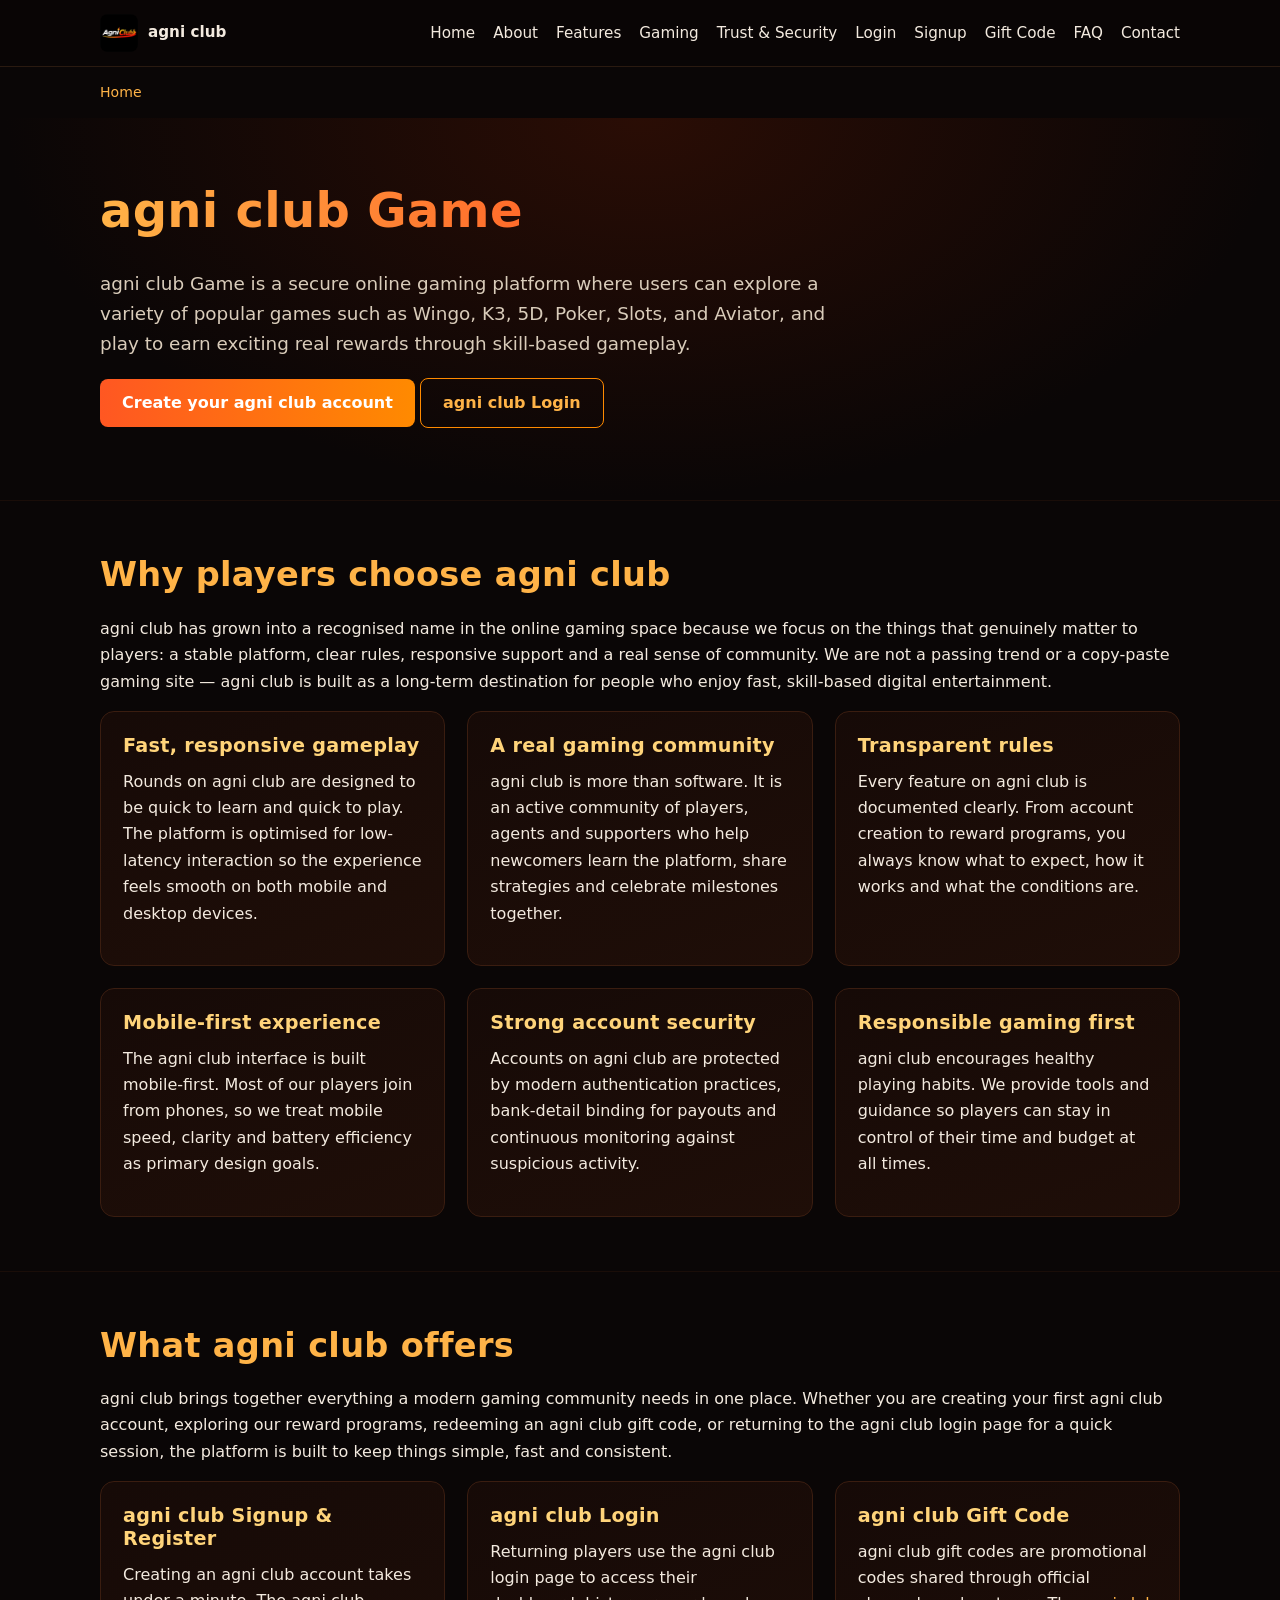
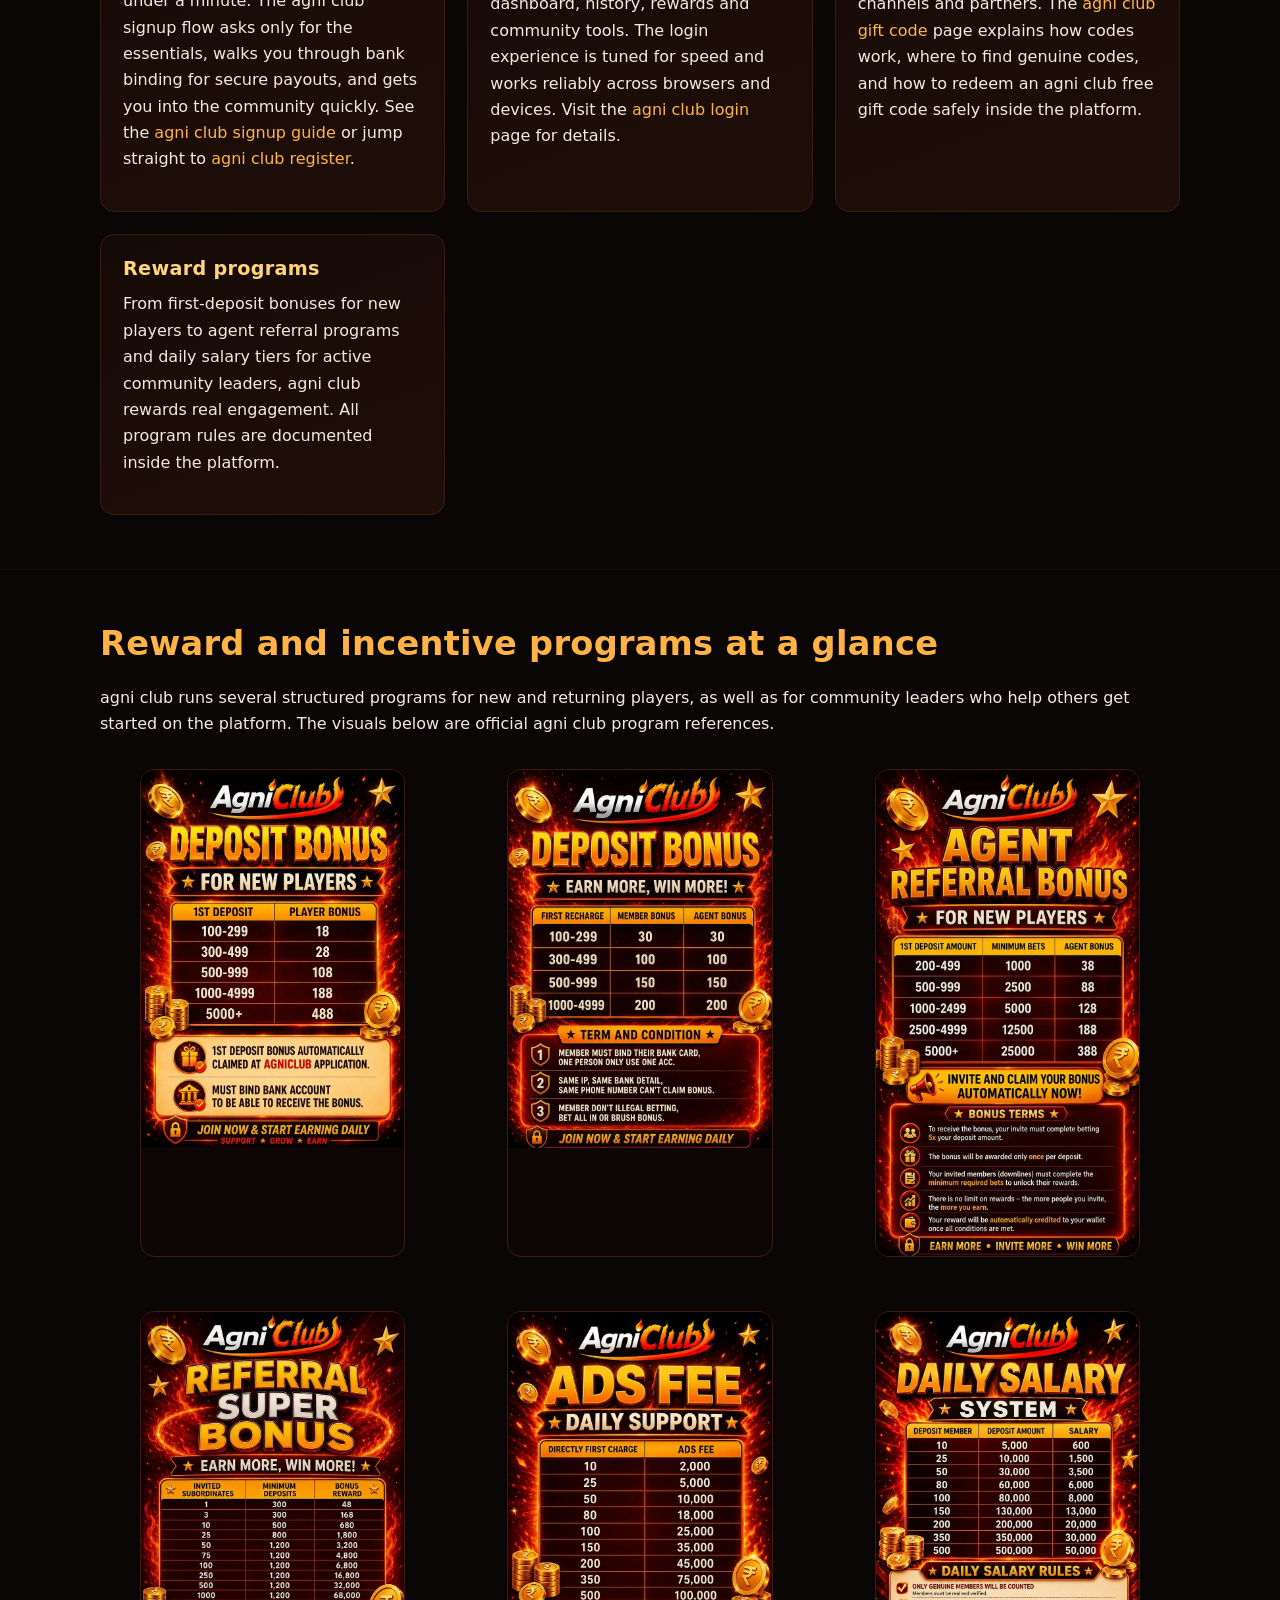
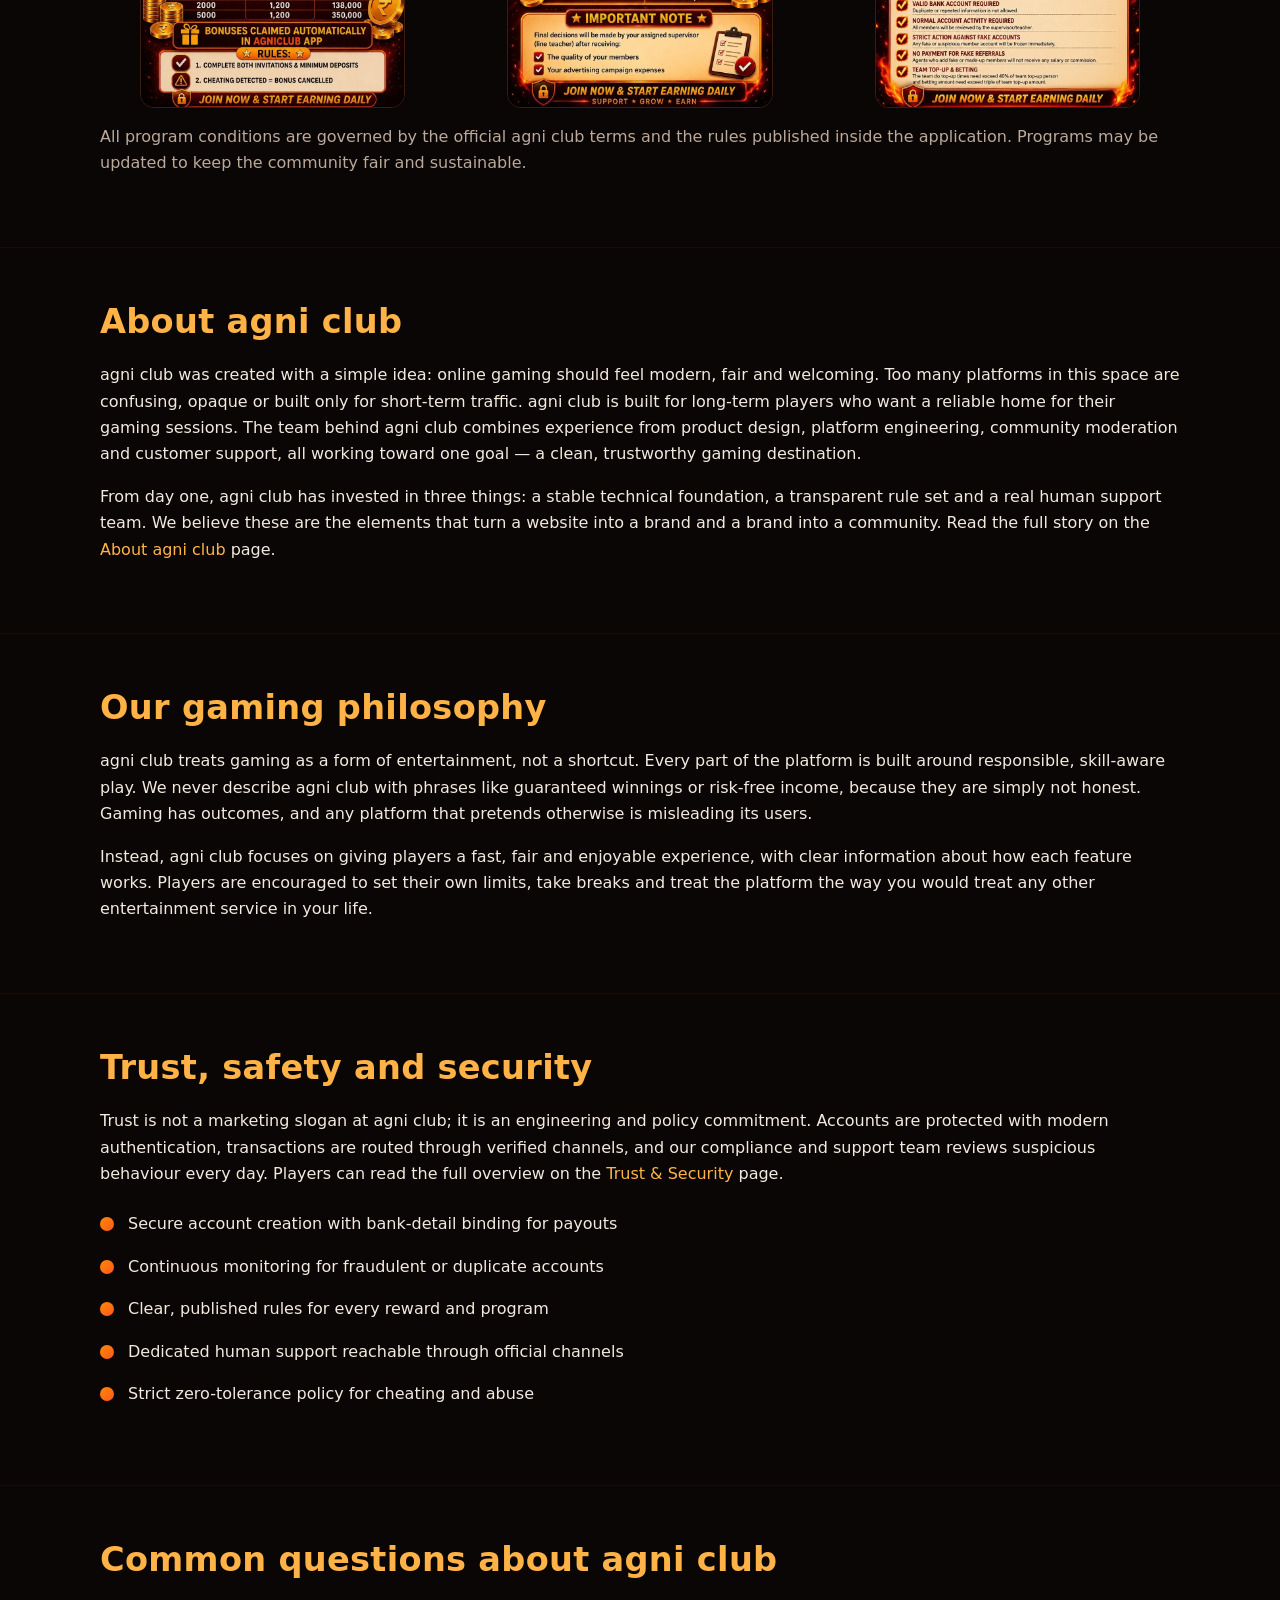
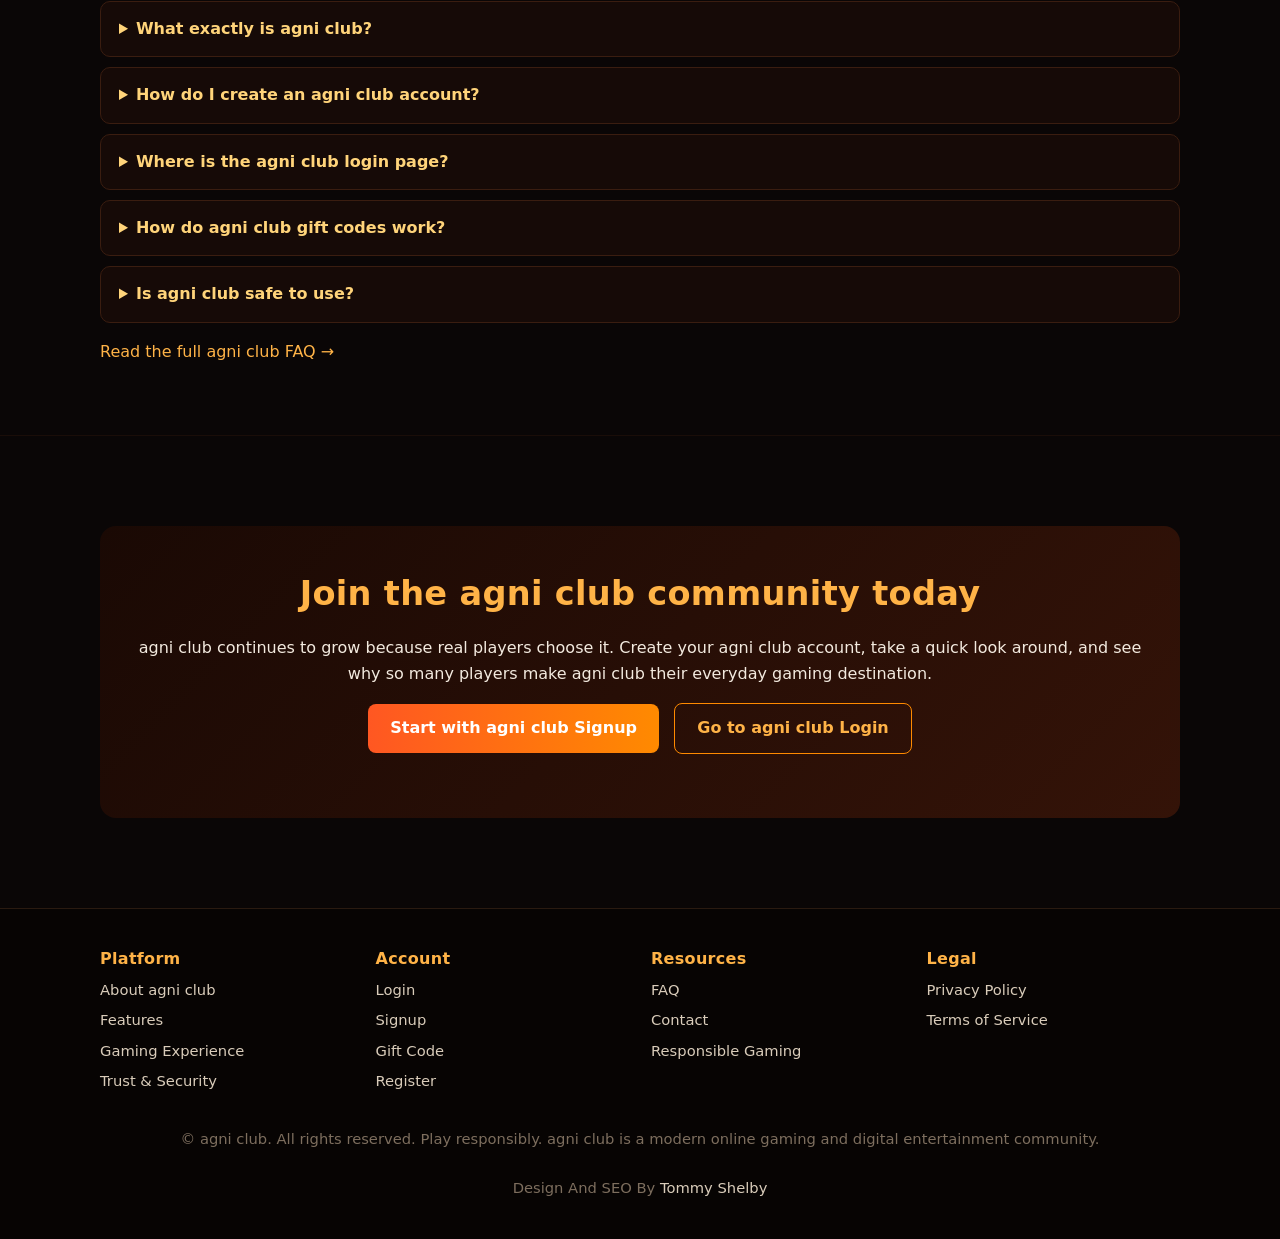
<file: index.html>
<!doctype html>
<html lang="en">
<head>
<meta charset="utf-8">
<meta name="viewport" content="width=device-width,initial-scale=1">
<title>agni club Game </title>
<meta name="description" content="agni club is a modern online gaming platform and digital entertainment community offering fast, skill-based gaming, secure accounts and clear rules. Learn about agni club login, signup and gift code programs.">
<meta name="keywords" content="agni club, agni club login, agni club signup, agni club register, agni club giftcode, agni club free giftcode, online gaming platform, gaming community">
<meta name="author" content="agni club">
<meta name="robots" content="index,follow,max-image-preview:large">
<meta name="theme-color" content="#ff5722">
<link rel="canonical" href="https://agniclub.games/">
<link rel="icon" type="image/svg+xml" href="/assets/favicon.svg">
<link rel="preload" as="style" href="/assets/style.css">
<link rel="stylesheet" href="/assets/style.css">
<meta property="og:type" content="website">
<meta property="og:site_name" content="agni club">
<meta property="og:title" content="agni club — Modern Online Gaming Platform & Community">
<meta property="og:description" content="agni club is a modern online gaming platform and digital entertainment community offering fast, skill-based gaming, secure accounts and clear rules. Learn about agni club login, signup and gift code programs.">
<meta property="og:url" content="https://agniclub.games/">
<meta property="og:image" content="https://agniclub.games/assets/agniclub-logo.webp">
<meta name="twitter:card" content="summary_large_image">
<meta name="twitter:title" content="agni club — Modern Online Gaming Platform & Community">
<meta name="twitter:description" content="agni club is a modern online gaming platform and digital entertainment community offering fast, skill-based gaming, secure accounts and clear rules. Learn about agni club login, signup and gift code programs.">
<meta name="twitter:image" content="https://agniclub.games/assets/agniclub-logo.webp">
<script type="application/ld+json">{"@context":"https://schema.org","@type":"Organization","name":"agni club","url":"https://agni club.games","logo":"https://agniclub.games/assets/agniclub-logo.webp","sameAs":["https://agni club.games"],"description":"agni club is a modern online gaming platform and digital entertainment community offering fast-paced skill-based gaming experiences."}</script>
<script type="application/ld+json">{"@context":"https://schema.org","@type":"WebSite","name":"agni club","url":"https://agni club.games","potentialAction":{"@type":"SearchAction","target":"https://agniclub.games/?q={search_term_string}","query-input":"required name=search_term_string"}}</script>
<script type="application/ld+json">{"@context":"https://schema.org","@type":"WebPage","name":"agni club \u2014 Modern Online Gaming Platform & Community","url":"https://agniclub.games/","description":"agni club is a modern online gaming platform and digital entertainment community offering fast, skill-based gaming, secure accounts and clear rules. Learn about agni club login, signup and gift code programs.","isPartOf":{"@type":"WebSite","name":"agni club","url":"https://agni club.games"},"publisher":{"@type":"Organization","name":"agni club","logo":{"@type":"ImageObject","url":"https://agniclub.games/assets/agniclub-logo.webp"}}}</script>
<script type="application/ld+json">{"@context":"https://schema.org","@type":"FAQPage","mainEntity":[{"@type":"Question","name":"What exactly is agni club?","acceptedAnswer":{"@type":"Answer","text":"agni club is a modern online gaming and digital entertainment platform offering fast-paced, skill-based gaming for a growing community."}},{"@type":"Question","name":"How do I create an agni club account?","acceptedAnswer":{"@type":"Answer","text":"Visit the agni club signup page, fill in the required details, verify your information and bind your bank account for secure payouts."}},{"@type":"Question","name":"Where is the agni club login page?","acceptedAnswer":{"@type":"Answer","text":"The official agni club login page is available at https://agniclub.games/login.html \u2014 always use the official URL."}},{"@type":"Question","name":"How do agni club gift codes work?","acceptedAnswer":{"@type":"Answer","text":"agni club gift codes are promotional codes distributed through official channels and are redeemed inside the agni club application."}},{"@type":"Question","name":"Is agni club safe to use?","acceptedAnswer":{"@type":"Answer","text":"agni club uses modern account security, bank-detail binding, continuous monitoring and human support to keep the platform safe."}}]}</script>
<script type="application/ld+json">{"@context":"https://schema.org","@type":"BreadcrumbList","itemListElement":[{"@type":"ListItem","position":1,"name":"Home","item":"https://agniclub.games/"}]}</script>
</head>
<body>
<a class="skip" href="#main">Skip to main content</a>
<header class="site"><nav class="nav" aria-label="Primary">
  <a class="brand" href="/" aria-label="agni club home"><img src="/assets/agniclub-logo.webp" alt="agni club logo" width="38" height="38" loading="eager" decoding="async"><span>agni club</span></a>
  <button class="menu-toggle" aria-label="Toggle menu" aria-expanded="false">Menu</button>
  <ul><li><a href="/">Home</a></li>
<li><a href="/about.html">About</a></li>
<li><a href="/features.html">Features</a></li>
<li><a href="/gaming.html">Gaming</a></li>
<li><a href="/trust-security.html">Trust & Security</a></li>
<li><a href="/login.html">Login</a></li>
<li><a href="/signup.html">Signup</a></li>
<li><a href="/giftcode.html">Gift Code</a></li>
<li><a href="/faq.html">FAQ</a></li>
<li><a href="/contact.html">Contact</a></li></ul>
</nav></header>
<div class="container"><nav class="crumbs" aria-label="Breadcrumb"><a href="/">Home</a></nav></div>
<main id="main">

<section class="hero"><div class="container">
  <h1>agni club Game</h1>
  <p class="lede">agni club Game is a secure online gaming platform where users can explore a variety of popular games such as Wingo, K3, 5D, Poker, Slots, and Aviator, and play to earn exciting real rewards through skill-based gameplay.</p>
  <p><a class="btn" href="/signup.html">Create your agni club account</a> <a class="btn ghost" href="/login.html">agni club Login</a></p>
</div></section>

<section><div class="container">
  <h2>Why players choose agni club</h2>
  <p>agni club has grown into a recognised name in the online gaming space because we focus on the things that genuinely matter to players: a stable platform, clear rules, responsive support and a real sense of community. We are not a passing trend or a copy-paste gaming site — agni club is built as a long-term destination for people who enjoy fast, skill-based digital entertainment.</p>
  <div class="grid cols-3">
    <div class="card"><h3>Fast, responsive gameplay</h3><p>Rounds on agni club are designed to be quick to learn and quick to play. The platform is optimised for low-latency interaction so the experience feels smooth on both mobile and desktop devices.</p></div>
    <div class="card"><h3>A real gaming community</h3><p>agni club is more than software. It is an active community of players, agents and supporters who help newcomers learn the platform, share strategies and celebrate milestones together.</p></div>
    <div class="card"><h3>Transparent rules</h3><p>Every feature on agni club is documented clearly. From account creation to reward programs, you always know what to expect, how it works and what the conditions are.</p></div>
    <div class="card"><h3>Mobile-first experience</h3><p>The agni club interface is built mobile-first. Most of our players join from phones, so we treat mobile speed, clarity and battery efficiency as primary design goals.</p></div>
    <div class="card"><h3>Strong account security</h3><p>Accounts on agni club are protected by modern authentication practices, bank-detail binding for payouts and continuous monitoring against suspicious activity.</p></div>
    <div class="card"><h3>Responsible gaming first</h3><p>agni club encourages healthy playing habits. We provide tools and guidance so players can stay in control of their time and budget at all times.</p></div>
  </div>
</div></section>

<section><div class="container">
  <h2>What agni club offers</h2>
  <p>agni club brings together everything a modern gaming community needs in one place. Whether you are creating your first agni club account, exploring our reward programs, redeeming an agni club gift code, or returning to the agni club login page for a quick session, the platform is built to keep things simple, fast and consistent.</p>
  <div class="grid cols-2">
    <div class="card"><h3>agni club Signup &amp; Register</h3><p>Creating an agni club account takes under a minute. The agni club signup flow asks only for the essentials, walks you through bank binding for secure payouts, and gets you into the community quickly. See the <a href="/signup.html">agni club signup guide</a> or jump straight to <a href="/register.html">agni club register</a>.</p></div>
    <div class="card"><h3>agni club Login</h3><p>Returning players use the agni club login page to access their dashboard, history, rewards and community tools. The login experience is tuned for speed and works reliably across browsers and devices. Visit the <a href="/login.html">agni club login</a> page for details.</p></div>
    <div class="card"><h3>agni club Gift Code</h3><p>agni club gift codes are promotional codes shared through official channels and partners. The <a href="/giftcode.html">agni club gift code</a> page explains how codes work, where to find genuine codes, and how to redeem an agni club free gift code safely inside the platform.</p></div>
    <div class="card"><h3>Reward programs</h3><p>From first-deposit bonuses for new players to agent referral programs and daily salary tiers for active community leaders, agni club rewards real engagement. All program rules are documented inside the platform.</p></div>
  </div>
</div></section>

<section><div class="container">
  <h2>Reward and incentive programs at a glance</h2>
  <p>agni club runs several structured programs for new and returning players, as well as for community leaders who help others get started on the platform. The visuals below are official agni club program references.</p>
  <div class="grid cols-2">
    <figure class="imgwrap"><img src="/assets/deposit-bonus.webp" alt="agni club deposit bonus for new players" width="800" height="1200" loading="lazy" decoding="async"></figure>
    <figure class="imgwrap"><img src="/assets/new-player-deposit-bonus.webp" alt="agni club new player deposit bonus tiers" width="800" height="1200" loading="lazy" decoding="async"></figure>
    <figure class="imgwrap"><img src="/assets/referral-super-bonus.webp" alt="agni club agent referral bonus" width="800" height="1200" loading="lazy" decoding="async"></figure>
    <figure class="imgwrap"><img src="/assets/agent-referral-bonus.webp" alt="agni club referral super bonus tiers" width="800" height="1200" loading="lazy" decoding="async"></figure>
    <figure class="imgwrap"><img src="/assets/daily-salary-system.webp" alt="agni club ads fee daily support" width="800" height="1200" loading="lazy" decoding="async"></figure>
    <figure class="imgwrap"><img src="/assets/ads-fee-daily-support.webp" alt="agni club daily salary system" width="800" height="1200" loading="lazy" decoding="async"></figure>
  </div>
  <p class="muted">All program conditions are governed by the official agni club terms and the rules published inside the application. Programs may be updated to keep the community fair and sustainable.</p>
</div></section>

<section><div class="container">
  <h2>About agni club</h2>
  <p>agni club was created with a simple idea: online gaming should feel modern, fair and welcoming. Too many platforms in this space are confusing, opaque or built only for short-term traffic. agni club is built for long-term players who want a reliable home for their gaming sessions. The team behind agni club combines experience from product design, platform engineering, community moderation and customer support, all working toward one goal — a clean, trustworthy gaming destination.</p>
  <p>From day one, agni club has invested in three things: a stable technical foundation, a transparent rule set and a real human support team. We believe these are the elements that turn a website into a brand and a brand into a community. Read the full story on the <a href="/about.html">About agni club</a> page.</p>
</div></section>

<section><div class="container">
  <h2>Our gaming philosophy</h2>
  <p>agni club treats gaming as a form of entertainment, not a shortcut. Every part of the platform is built around responsible, skill-aware play. We never describe agni club with phrases like guaranteed winnings or risk-free income, because they are simply not honest. Gaming has outcomes, and any platform that pretends otherwise is misleading its users.</p>
  <p>Instead, agni club focuses on giving players a fast, fair and enjoyable experience, with clear information about how each feature works. Players are encouraged to set their own limits, take breaks and treat the platform the way you would treat any other entertainment service in your life.</p>
</div></section>

<section><div class="container">
  <h2>Trust, safety and security</h2>
  <p>Trust is not a marketing slogan at agni club; it is an engineering and policy commitment. Accounts are protected with modern authentication, transactions are routed through verified channels, and our compliance and support team reviews suspicious behaviour every day. Players can read the full overview on the <a href="/trust-security.html">Trust &amp; Security</a> page.</p>
  <ul class="checks">
    <li>Secure account creation with bank-detail binding for payouts</li>
    <li>Continuous monitoring for fraudulent or duplicate accounts</li>
    <li>Clear, published rules for every reward and program</li>
    <li>Dedicated human support reachable through official channels</li>
    <li>Strict zero-tolerance policy for cheating and abuse</li>
  </ul>
</div></section>

<section><div class="container">
  <h2>Common questions about agni club</h2>
  <details><summary>What exactly is agni club?</summary><p>agni club is a modern online gaming and digital entertainment platform. It hosts fast-paced, skill-based gaming sessions and supports a community of players, agents and supporters.</p></details>
  <details><summary>How do I create an agni club account?</summary><p>Open the <a href="/signup.html">agni club signup</a> page, fill in the required fields, verify your details and bind your bank account so payouts can be processed securely.</p></details>
  <details><summary>Where is the agni club login page?</summary><p>The official agni club login is available on the <a href="/login.html">agni club login</a> page. Always use the official URL to avoid phishing attempts.</p></details>
  <details><summary>How do agni club gift codes work?</summary><p>Gift codes are promotional codes distributed through official agni club channels. They are redeemed inside the agni club application. Read the <a href="/giftcode.html">gift code guide</a> for full details.</p></details>
  <details><summary>Is agni club safe to use?</summary><p>Account security, transparent rules and active moderation are core priorities. See the <a href="/trust-security.html">Trust &amp; Security</a> page for the full overview.</p></details>
  <p style="margin-top:16px"><a href="/faq.html">Read the full agni club FAQ →</a></p>
</div></section>

<section><div class="container">
  <div class="cta">
    <h2>Join the agni club community today</h2>
    <p>agni club continues to grow because real players choose it. Create your agni club account, take a quick look around, and see why so many players make agni club their everyday gaming destination.</p>
    <p><a class="btn" href="/signup.html">Start with agni club Signup</a> &nbsp; <a class="btn ghost" href="/login.html">Go to agni club Login</a></p>
  </div>
</div></section>

</main>
<footer class="site"><div class="container">
  <div class="grid"><div><h3 style="color:#ffb347;font-size:1rem;margin:0 0 10px">Platform</h3><ul style="list-style:none;padding:0;margin:0"><li style="margin:6px 0"><a href="/about.html">About agni club</a></li><li style="margin:6px 0"><a href="/features.html">Features</a></li><li style="margin:6px 0"><a href="/gaming.html">Gaming Experience</a></li><li style="margin:6px 0"><a href="/trust-security.html">Trust & Security</a></li></ul></div><div><h3 style="color:#ffb347;font-size:1rem;margin:0 0 10px">Account</h3><ul style="list-style:none;padding:0;margin:0"><li style="margin:6px 0"><a href="/login.html">Login</a></li><li style="margin:6px 0"><a href="/signup.html">Signup</a></li><li style="margin:6px 0"><a href="/giftcode.html">Gift Code</a></li><li style="margin:6px 0"><a href="/register.html">Register</a></li></ul></div><div><h3 style="color:#ffb347;font-size:1rem;margin:0 0 10px">Resources</h3><ul style="list-style:none;padding:0;margin:0"><li style="margin:6px 0"><a href="/faq.html">FAQ</a></li><li style="margin:6px 0"><a href="/contact.html">Contact</a></li><li style="margin:6px 0"><a href="/responsible-gaming.html">Responsible Gaming</a></li></ul></div><div><h3 style="color:#ffb347;font-size:1rem;margin:0 0 10px">Legal</h3><ul style="list-style:none;padding:0;margin:0"><li style="margin:6px 0"><a href="/privacy.html">Privacy Policy</a></li><li style="margin:6px 0"><a href="/terms.html">Terms of Service</a></li></ul></div></div>
 <p style="margin-top:28px;text-align:center;color:#7d6e5e">
  © agni club. All rights reserved. Play responsibly. agni club is a modern online gaming and digital entertainment community.
  <br><br>
  Design And SEO By
  <a href="https://t.me/tommyshelby051" target="_blank" rel="noopener">
    Tommy Shelby
  </a>
</p>
</div></footer>
<script src="/assets/main.js" defer></script>
</body></html>
</file>
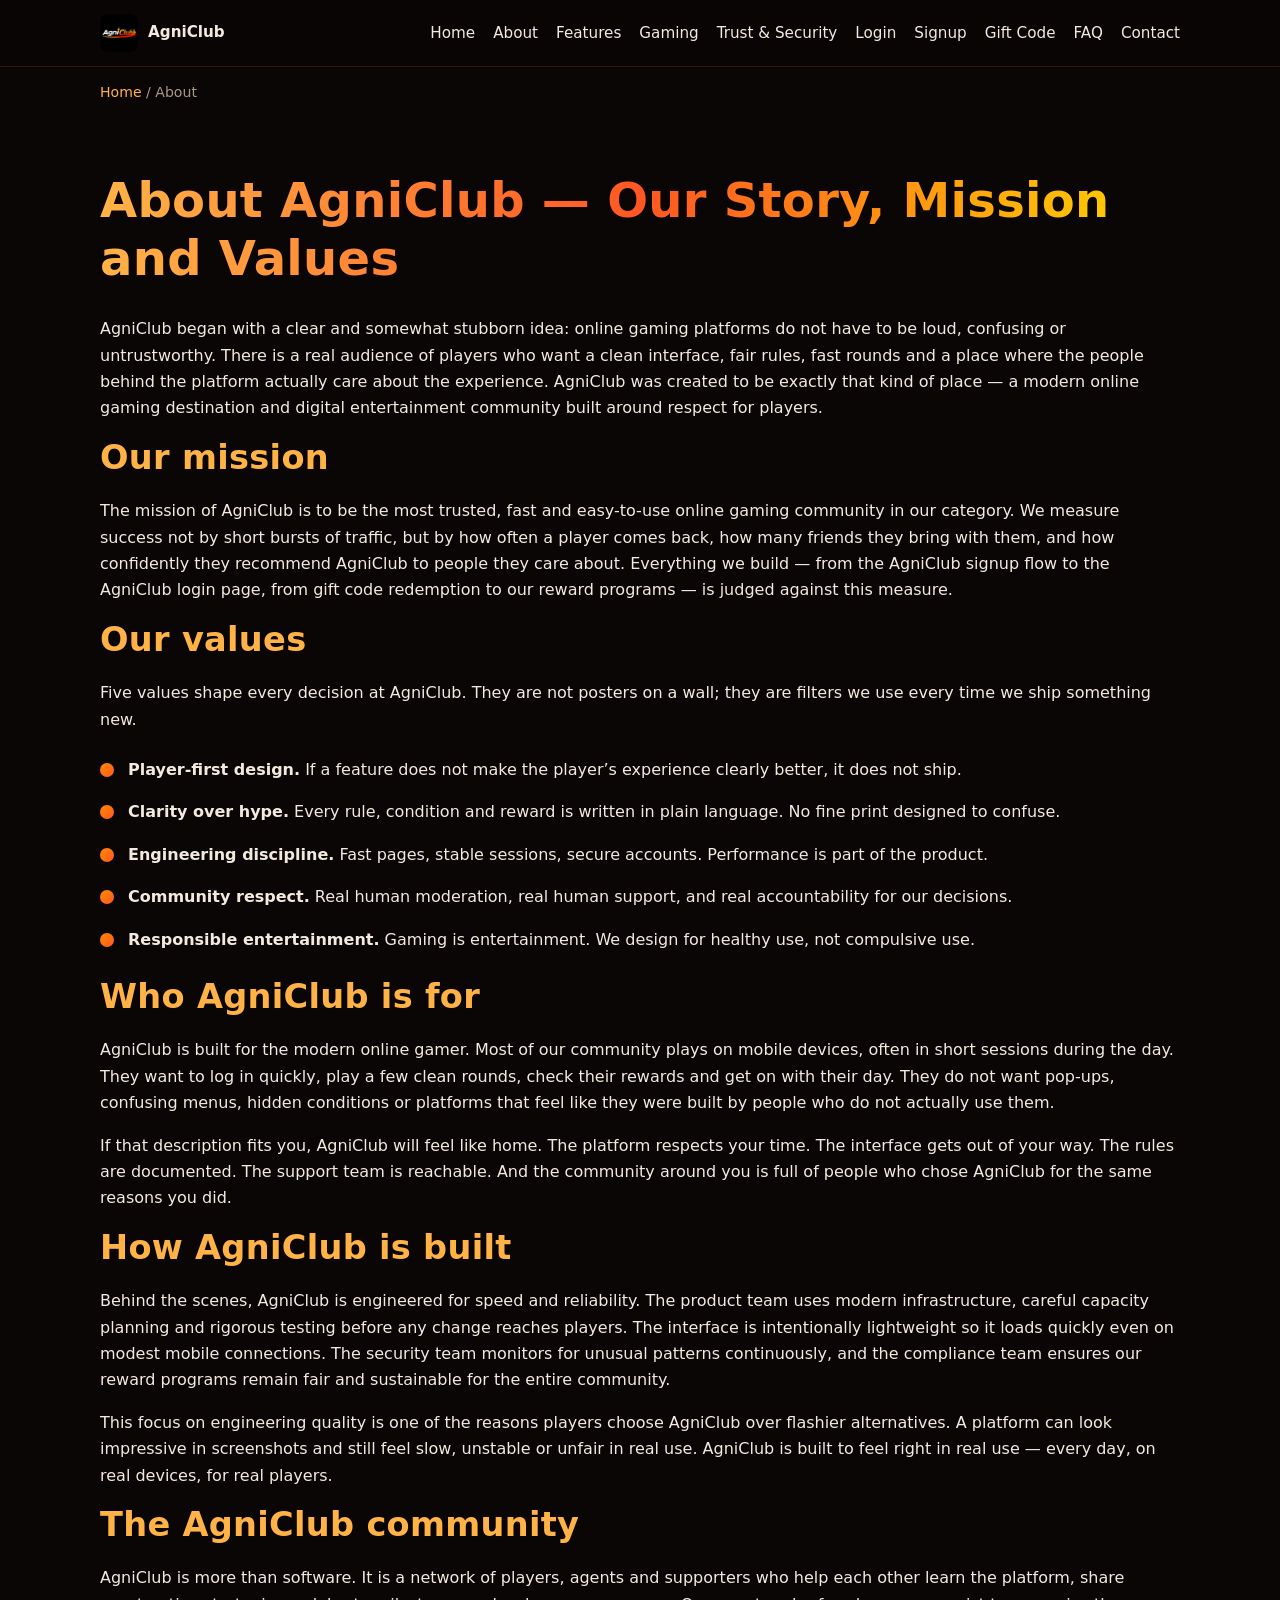
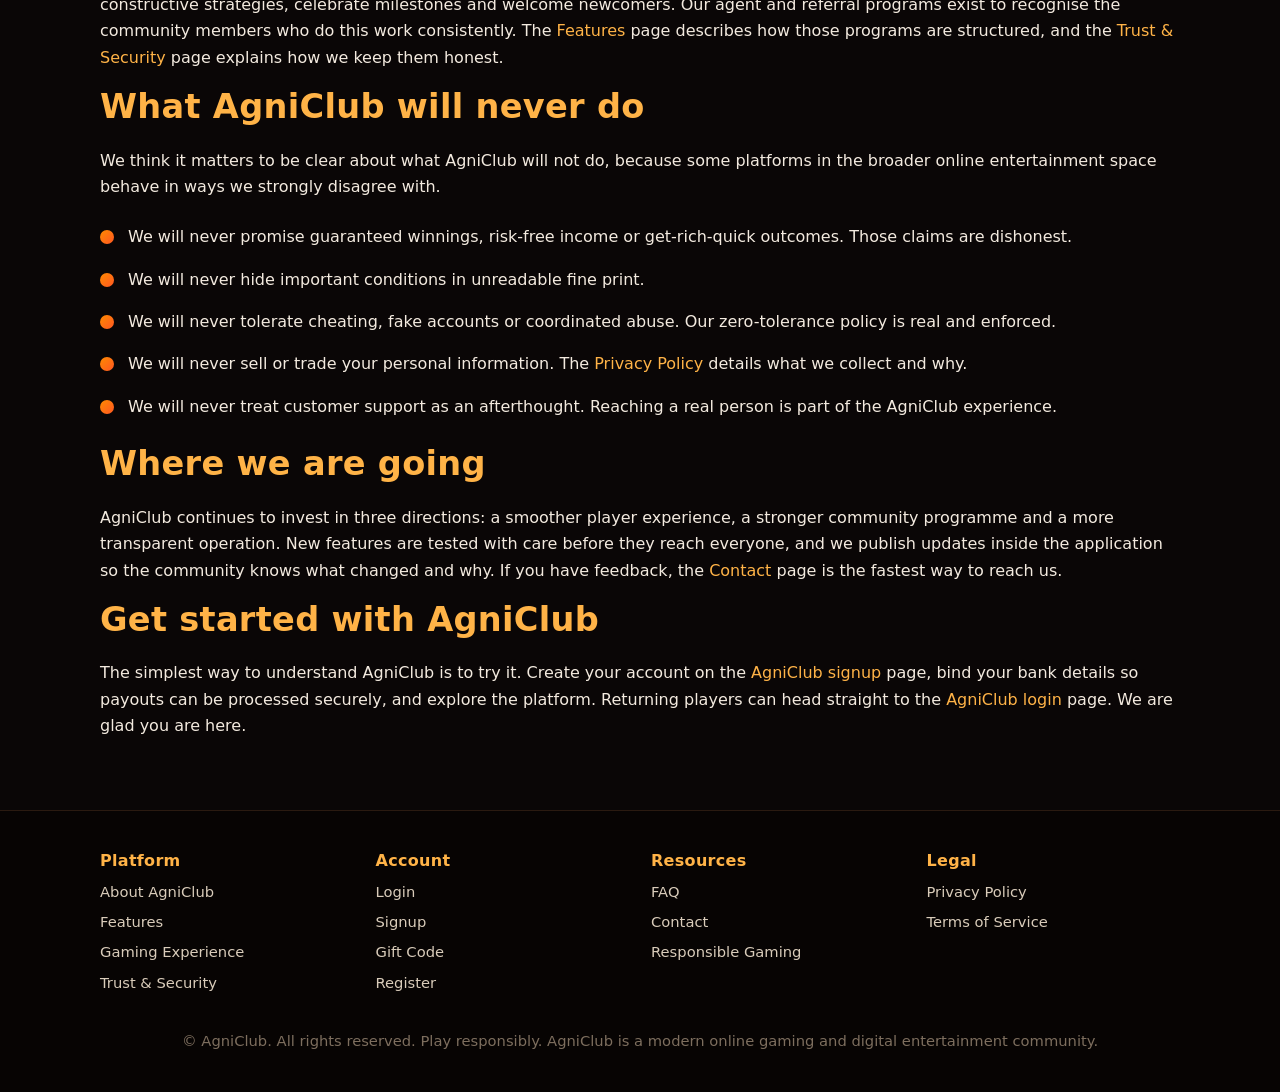
<file: about.html>
<!doctype html>
<html lang="en">
<head>
<meta charset="utf-8">
<meta name="viewport" content="width=device-width,initial-scale=1">
<title>About AgniClub — Mission, Values and Story</title>
<meta name="description" content="Learn about AgniClub, a modern online gaming platform and digital entertainment community. Our mission, values, team philosophy and commitment to a trustworthy player experience.">
<meta name="keywords" content="agniclub, agniclub login, agniclub signup, agniclub register, agniclub giftcode, agniclub free giftcode, online gaming platform, gaming community">
<meta name="author" content="AgniClub">
<meta name="robots" content="index,follow,max-image-preview:large">
<meta name="theme-color" content="#ff5722">
<link rel="canonical" href="https://agniclub.games/about.html">
<link rel="icon" type="image/svg+xml" href="/assets/favicon.svg">
<link rel="preload" as="style" href="/assets/style.css">
<link rel="stylesheet" href="/assets/style.css">
<meta property="og:type" content="website">
<meta property="og:site_name" content="AgniClub">
<meta property="og:title" content="About AgniClub — Mission, Values and Story">
<meta property="og:description" content="Learn about AgniClub, a modern online gaming platform and digital entertainment community. Our mission, values, team philosophy and commitment to a trustworthy player experience.">
<meta property="og:url" content="https://agniclub.games/about.html">
<meta property="og:image" content="https://agniclub.games/assets/agniclub-logo.webp">
<meta name="twitter:card" content="summary_large_image">
<meta name="twitter:title" content="About AgniClub — Mission, Values and Story">
<meta name="twitter:description" content="Learn about AgniClub, a modern online gaming platform and digital entertainment community. Our mission, values, team philosophy and commitment to a trustworthy player experience.">
<meta name="twitter:image" content="https://agniclub.games/assets/agniclub-logo.webp">
<script type="application/ld+json">{"@context":"https://schema.org","@type":"Organization","name":"AgniClub","url":"https://agniclub.games","logo":"https://agniclub.games/assets/agniclub-logo.webp","sameAs":["https://agniclub.games"],"description":"AgniClub is a modern online gaming platform and digital entertainment community offering fast-paced skill-based gaming experiences."}</script>
<script type="application/ld+json">{"@context":"https://schema.org","@type":"WebSite","name":"AgniClub","url":"https://agniclub.games","potentialAction":{"@type":"SearchAction","target":"https://agniclub.games/?q={search_term_string}","query-input":"required name=search_term_string"}}</script>
<script type="application/ld+json">{"@context":"https://schema.org","@type":"WebPage","name":"About AgniClub \u2014 Mission, Values and Story","url":"https://agniclub.games/about.html","description":"Learn about AgniClub, a modern online gaming platform and digital entertainment community. Our mission, values, team philosophy and commitment to a trustworthy player experience.","isPartOf":{"@type":"WebSite","name":"AgniClub","url":"https://agniclub.games"},"publisher":{"@type":"Organization","name":"AgniClub","logo":{"@type":"ImageObject","url":"https://agniclub.games/assets/agniclub-logo.webp"}}}</script>
<script type="application/ld+json">{"@context":"https://schema.org","@type":"BreadcrumbList","itemListElement":[{"@type":"ListItem","position":1,"name":"Home","item":"https://agniclub.games/"},{"@type":"ListItem","position":2,"name":"About","item":"https://agniclub.games/about.html"}]}</script>
</head>
<body>
<a class="skip" href="#main">Skip to main content</a>
<header class="site"><nav class="nav" aria-label="Primary">
  <a class="brand" href="/" aria-label="AgniClub home"><img src="/assets/agniclub-logo.webp" alt="AgniClub logo" width="38" height="38" loading="eager" decoding="async"><span>AgniClub</span></a>
  <button class="menu-toggle" aria-label="Toggle menu" aria-expanded="false">Menu</button>
  <ul><li><a href="/">Home</a></li>
<li><a href="/about.html">About</a></li>
<li><a href="/features.html">Features</a></li>
<li><a href="/gaming.html">Gaming</a></li>
<li><a href="/trust-security.html">Trust & Security</a></li>
<li><a href="/login.html">Login</a></li>
<li><a href="/signup.html">Signup</a></li>
<li><a href="/giftcode.html">Gift Code</a></li>
<li><a href="/faq.html">FAQ</a></li>
<li><a href="/contact.html">Contact</a></li></ul>
</nav></header>
<div class="container"><nav class="crumbs" aria-label="Breadcrumb"><a href="/">Home</a> / <span>About</span></nav></div>
<main id="main">

<section><div class="container">
  <h1>About AgniClub — Our Story, Mission and Values</h1>
  <p>AgniClub began with a clear and somewhat stubborn idea: online gaming platforms do not have to be loud, confusing or untrustworthy. There is a real audience of players who want a clean interface, fair rules, fast rounds and a place where the people behind the platform actually care about the experience. AgniClub was created to be exactly that kind of place — a modern online gaming destination and digital entertainment community built around respect for players.</p>

  <h2>Our mission</h2>
  <p>The mission of AgniClub is to be the most trusted, fast and easy-to-use online gaming community in our category. We measure success not by short bursts of traffic, but by how often a player comes back, how many friends they bring with them, and how confidently they recommend AgniClub to people they care about. Everything we build — from the AgniClub signup flow to the AgniClub login page, from gift code redemption to our reward programs — is judged against this measure.</p>

  <h2>Our values</h2>
  <p>Five values shape every decision at AgniClub. They are not posters on a wall; they are filters we use every time we ship something new.</p>
  <ul class="checks">
    <li><strong>Player-first design.</strong> If a feature does not make the player&rsquo;s experience clearly better, it does not ship.</li>
    <li><strong>Clarity over hype.</strong> Every rule, condition and reward is written in plain language. No fine print designed to confuse.</li>
    <li><strong>Engineering discipline.</strong> Fast pages, stable sessions, secure accounts. Performance is part of the product.</li>
    <li><strong>Community respect.</strong> Real human moderation, real human support, and real accountability for our decisions.</li>
    <li><strong>Responsible entertainment.</strong> Gaming is entertainment. We design for healthy use, not compulsive use.</li>
  </ul>

  <h2>Who AgniClub is for</h2>
  <p>AgniClub is built for the modern online gamer. Most of our community plays on mobile devices, often in short sessions during the day. They want to log in quickly, play a few clean rounds, check their rewards and get on with their day. They do not want pop-ups, confusing menus, hidden conditions or platforms that feel like they were built by people who do not actually use them.</p>
  <p>If that description fits you, AgniClub will feel like home. The platform respects your time. The interface gets out of your way. The rules are documented. The support team is reachable. And the community around you is full of people who chose AgniClub for the same reasons you did.</p>

  <h2>How AgniClub is built</h2>
  <p>Behind the scenes, AgniClub is engineered for speed and reliability. The product team uses modern infrastructure, careful capacity planning and rigorous testing before any change reaches players. The interface is intentionally lightweight so it loads quickly even on modest mobile connections. The security team monitors for unusual patterns continuously, and the compliance team ensures our reward programs remain fair and sustainable for the entire community.</p>
  <p>This focus on engineering quality is one of the reasons players choose AgniClub over flashier alternatives. A platform can look impressive in screenshots and still feel slow, unstable or unfair in real use. AgniClub is built to feel right in real use — every day, on real devices, for real players.</p>

  <h2>The AgniClub community</h2>
  <p>AgniClub is more than software. It is a network of players, agents and supporters who help each other learn the platform, share constructive strategies, celebrate milestones and welcome newcomers. Our agent and referral programs exist to recognise the community members who do this work consistently. The <a href="/features.html">Features</a> page describes how those programs are structured, and the <a href="/trust-security.html">Trust &amp; Security</a> page explains how we keep them honest.</p>

  <h2>What AgniClub will never do</h2>
  <p>We think it matters to be clear about what AgniClub will not do, because some platforms in the broader online entertainment space behave in ways we strongly disagree with.</p>
  <ul class="checks">
    <li>We will never promise guaranteed winnings, risk-free income or get-rich-quick outcomes. Those claims are dishonest.</li>
    <li>We will never hide important conditions in unreadable fine print.</li>
    <li>We will never tolerate cheating, fake accounts or coordinated abuse. Our zero-tolerance policy is real and enforced.</li>
    <li>We will never sell or trade your personal information. The <a href="/privacy.html">Privacy Policy</a> details what we collect and why.</li>
    <li>We will never treat customer support as an afterthought. Reaching a real person is part of the AgniClub experience.</li>
  </ul>

  <h2>Where we are going</h2>
  <p>AgniClub continues to invest in three directions: a smoother player experience, a stronger community programme and a more transparent operation. New features are tested with care before they reach everyone, and we publish updates inside the application so the community knows what changed and why. If you have feedback, the <a href="/contact.html">Contact</a> page is the fastest way to reach us.</p>

  <h2>Get started with AgniClub</h2>
  <p>The simplest way to understand AgniClub is to try it. Create your account on the <a href="/signup.html">AgniClub signup</a> page, bind your bank details so payouts can be processed securely, and explore the platform. Returning players can head straight to the <a href="/login.html">AgniClub login</a> page. We are glad you are here.</p>
</div></section>

</main>
<footer class="site"><div class="container">
  <div class="grid"><div><h3 style="color:#ffb347;font-size:1rem;margin:0 0 10px">Platform</h3><ul style="list-style:none;padding:0;margin:0"><li style="margin:6px 0"><a href="/about.html">About AgniClub</a></li><li style="margin:6px 0"><a href="/features.html">Features</a></li><li style="margin:6px 0"><a href="/gaming.html">Gaming Experience</a></li><li style="margin:6px 0"><a href="/trust-security.html">Trust & Security</a></li></ul></div><div><h3 style="color:#ffb347;font-size:1rem;margin:0 0 10px">Account</h3><ul style="list-style:none;padding:0;margin:0"><li style="margin:6px 0"><a href="/login.html">Login</a></li><li style="margin:6px 0"><a href="/signup.html">Signup</a></li><li style="margin:6px 0"><a href="/giftcode.html">Gift Code</a></li><li style="margin:6px 0"><a href="/register.html">Register</a></li></ul></div><div><h3 style="color:#ffb347;font-size:1rem;margin:0 0 10px">Resources</h3><ul style="list-style:none;padding:0;margin:0"><li style="margin:6px 0"><a href="/faq.html">FAQ</a></li><li style="margin:6px 0"><a href="/contact.html">Contact</a></li><li style="margin:6px 0"><a href="/responsible-gaming.html">Responsible Gaming</a></li></ul></div><div><h3 style="color:#ffb347;font-size:1rem;margin:0 0 10px">Legal</h3><ul style="list-style:none;padding:0;margin:0"><li style="margin:6px 0"><a href="/privacy.html">Privacy Policy</a></li><li style="margin:6px 0"><a href="/terms.html">Terms of Service</a></li></ul></div></div>
  <p style="margin-top:28px;text-align:center;color:#7d6e5e">© AgniClub. All rights reserved. Play responsibly. AgniClub is a modern online gaming and digital entertainment community.</p>
</div></footer>
<script src="/assets/main.js" defer></script>
</body></html>
</file>
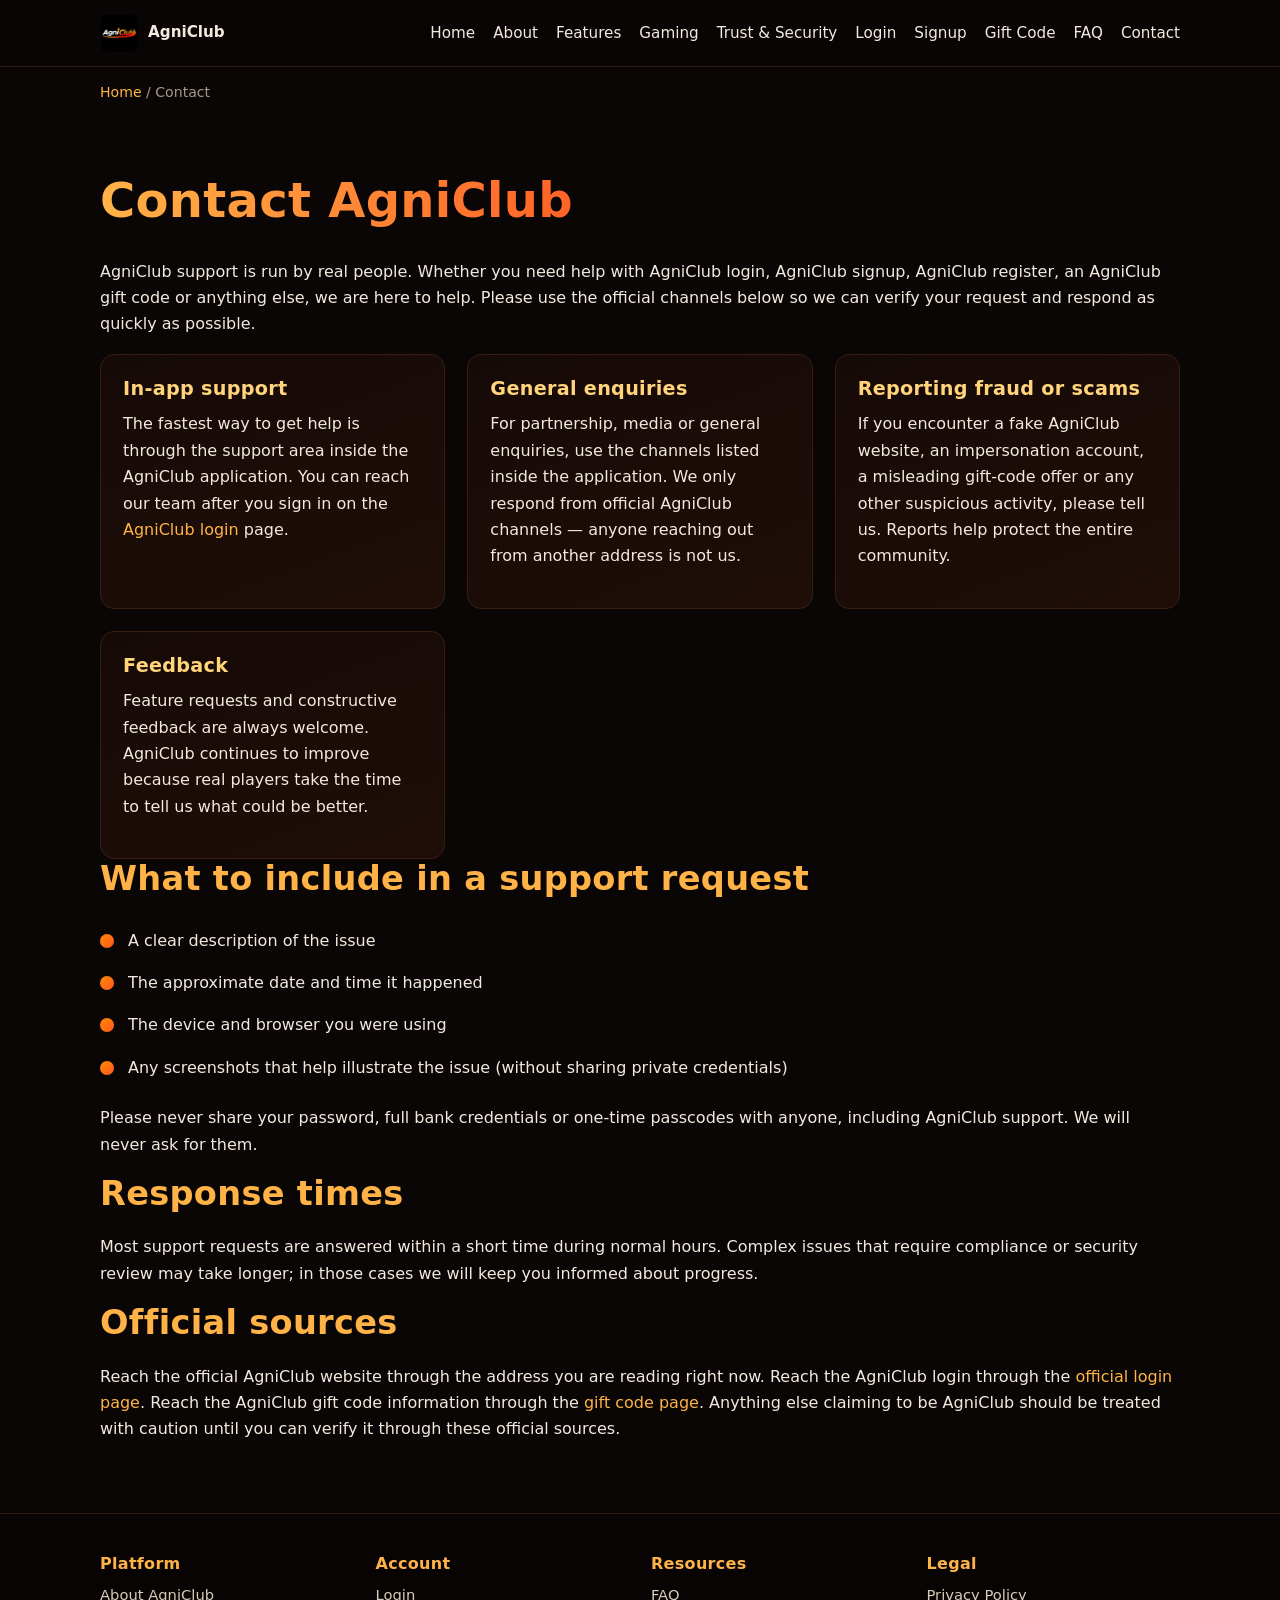
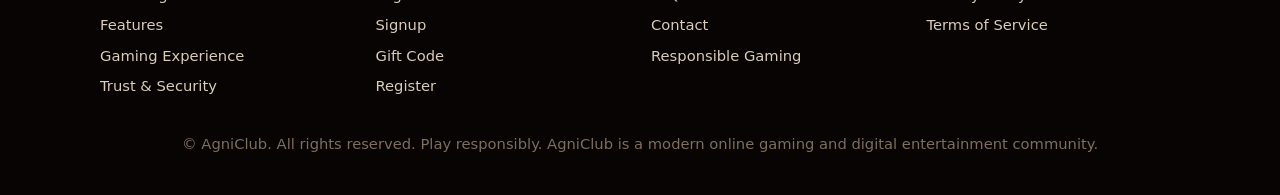
<file: contact.html>
<!doctype html>
<html lang="en">
<head>
<meta charset="utf-8">
<meta name="viewport" content="width=device-width,initial-scale=1">
<title>Contact AgniClub — Official Support Channels</title>
<meta name="description" content="Contact AgniClub support for help with login, signup, gift codes, fraud reports and feedback. Use only official AgniClub channels to keep your account safe.">
<meta name="keywords" content="agniclub, agniclub login, agniclub signup, agniclub register, agniclub giftcode, agniclub free giftcode, online gaming platform, gaming community">
<meta name="author" content="AgniClub">
<meta name="robots" content="index,follow,max-image-preview:large">
<meta name="theme-color" content="#ff5722">
<link rel="canonical" href="https://agniclub.games/contact.html">
<link rel="icon" type="image/svg+xml" href="/assets/favicon.svg">
<link rel="preload" as="style" href="/assets/style.css">
<link rel="stylesheet" href="/assets/style.css">
<meta property="og:type" content="website">
<meta property="og:site_name" content="AgniClub">
<meta property="og:title" content="Contact AgniClub — Official Support Channels">
<meta property="og:description" content="Contact AgniClub support for help with login, signup, gift codes, fraud reports and feedback. Use only official AgniClub channels to keep your account safe.">
<meta property="og:url" content="https://agniclub.games/contact.html">
<meta property="og:image" content="https://agniclub.games/assets/agniclub-logo.webp">
<meta name="twitter:card" content="summary_large_image">
<meta name="twitter:title" content="Contact AgniClub — Official Support Channels">
<meta name="twitter:description" content="Contact AgniClub support for help with login, signup, gift codes, fraud reports and feedback. Use only official AgniClub channels to keep your account safe.">
<meta name="twitter:image" content="https://agniclub.games/assets/agniclub-logo.webp">
<script type="application/ld+json">{"@context":"https://schema.org","@type":"Organization","name":"AgniClub","url":"https://agniclub.games","logo":"https://agniclub.games/assets/agniclub-logo.webp","sameAs":["https://agniclub.games"],"description":"AgniClub is a modern online gaming platform and digital entertainment community offering fast-paced skill-based gaming experiences."}</script>
<script type="application/ld+json">{"@context":"https://schema.org","@type":"WebSite","name":"AgniClub","url":"https://agniclub.games","potentialAction":{"@type":"SearchAction","target":"https://agniclub.games/?q={search_term_string}","query-input":"required name=search_term_string"}}</script>
<script type="application/ld+json">{"@context":"https://schema.org","@type":"WebPage","name":"Contact AgniClub \u2014 Official Support Channels","url":"https://agniclub.games/contact.html","description":"Contact AgniClub support for help with login, signup, gift codes, fraud reports and feedback. Use only official AgniClub channels to keep your account safe.","isPartOf":{"@type":"WebSite","name":"AgniClub","url":"https://agniclub.games"},"publisher":{"@type":"Organization","name":"AgniClub","logo":{"@type":"ImageObject","url":"https://agniclub.games/assets/agniclub-logo.webp"}}}</script>
<script type="application/ld+json">{"@context":"https://schema.org","@type":"BreadcrumbList","itemListElement":[{"@type":"ListItem","position":1,"name":"Home","item":"https://agniclub.games/"},{"@type":"ListItem","position":2,"name":"Contact","item":"https://agniclub.games/contact.html"}]}</script>
</head>
<body>
<a class="skip" href="#main">Skip to main content</a>
<header class="site"><nav class="nav" aria-label="Primary">
  <a class="brand" href="/" aria-label="AgniClub home"><img src="/assets/agniclub-logo.webp" alt="AgniClub logo" width="38" height="38" loading="eager" decoding="async"><span>AgniClub</span></a>
  <button class="menu-toggle" aria-label="Toggle menu" aria-expanded="false">Menu</button>
  <ul><li><a href="/">Home</a></li>
<li><a href="/about.html">About</a></li>
<li><a href="/features.html">Features</a></li>
<li><a href="/gaming.html">Gaming</a></li>
<li><a href="/trust-security.html">Trust & Security</a></li>
<li><a href="/login.html">Login</a></li>
<li><a href="/signup.html">Signup</a></li>
<li><a href="/giftcode.html">Gift Code</a></li>
<li><a href="/faq.html">FAQ</a></li>
<li><a href="/contact.html">Contact</a></li></ul>
</nav></header>
<div class="container"><nav class="crumbs" aria-label="Breadcrumb"><a href="/">Home</a> / <span>Contact</span></nav></div>
<main id="main">

<section><div class="container">
  <h1>Contact AgniClub</h1>
  <p>AgniClub support is run by real people. Whether you need help with AgniClub login, AgniClub signup, AgniClub register, an AgniClub gift code or anything else, we are here to help. Please use the official channels below so we can verify your request and respond as quickly as possible.</p>
  <div class="grid cols-2">
    <div class="card"><h3>In-app support</h3><p>The fastest way to get help is through the support area inside the AgniClub application. You can reach our team after you sign in on the <a href="/login.html">AgniClub login</a> page.</p></div>
    <div class="card"><h3>General enquiries</h3><p>For partnership, media or general enquiries, use the channels listed inside the application. We only respond from official AgniClub channels — anyone reaching out from another address is not us.</p></div>
    <div class="card"><h3>Reporting fraud or scams</h3><p>If you encounter a fake AgniClub website, an impersonation account, a misleading gift-code offer or any other suspicious activity, please tell us. Reports help protect the entire community.</p></div>
    <div class="card"><h3>Feedback</h3><p>Feature requests and constructive feedback are always welcome. AgniClub continues to improve because real players take the time to tell us what could be better.</p></div>
  </div>
  <h2>What to include in a support request</h2>
  <ul class="checks">
    <li>A clear description of the issue</li>
    <li>The approximate date and time it happened</li>
    <li>The device and browser you were using</li>
    <li>Any screenshots that help illustrate the issue (without sharing private credentials)</li>
  </ul>
  <p>Please never share your password, full bank credentials or one-time passcodes with anyone, including AgniClub support. We will never ask for them.</p>
  <h2>Response times</h2>
  <p>Most support requests are answered within a short time during normal hours. Complex issues that require compliance or security review may take longer; in those cases we will keep you informed about progress.</p>
  <h2>Official sources</h2>
  <p>Reach the official AgniClub website through the address you are reading right now. Reach the AgniClub login through the <a href="/login.html">official login page</a>. Reach the AgniClub gift code information through the <a href="/giftcode.html">gift code page</a>. Anything else claiming to be AgniClub should be treated with caution until you can verify it through these official sources.</p>
</div></section>

</main>
<footer class="site"><div class="container">
  <div class="grid"><div><h3 style="color:#ffb347;font-size:1rem;margin:0 0 10px">Platform</h3><ul style="list-style:none;padding:0;margin:0"><li style="margin:6px 0"><a href="/about.html">About AgniClub</a></li><li style="margin:6px 0"><a href="/features.html">Features</a></li><li style="margin:6px 0"><a href="/gaming.html">Gaming Experience</a></li><li style="margin:6px 0"><a href="/trust-security.html">Trust & Security</a></li></ul></div><div><h3 style="color:#ffb347;font-size:1rem;margin:0 0 10px">Account</h3><ul style="list-style:none;padding:0;margin:0"><li style="margin:6px 0"><a href="/login.html">Login</a></li><li style="margin:6px 0"><a href="/signup.html">Signup</a></li><li style="margin:6px 0"><a href="/giftcode.html">Gift Code</a></li><li style="margin:6px 0"><a href="/register.html">Register</a></li></ul></div><div><h3 style="color:#ffb347;font-size:1rem;margin:0 0 10px">Resources</h3><ul style="list-style:none;padding:0;margin:0"><li style="margin:6px 0"><a href="/faq.html">FAQ</a></li><li style="margin:6px 0"><a href="/contact.html">Contact</a></li><li style="margin:6px 0"><a href="/responsible-gaming.html">Responsible Gaming</a></li></ul></div><div><h3 style="color:#ffb347;font-size:1rem;margin:0 0 10px">Legal</h3><ul style="list-style:none;padding:0;margin:0"><li style="margin:6px 0"><a href="/privacy.html">Privacy Policy</a></li><li style="margin:6px 0"><a href="/terms.html">Terms of Service</a></li></ul></div></div>
  <p style="margin-top:28px;text-align:center;color:#7d6e5e">© AgniClub. All rights reserved. Play responsibly. AgniClub is a modern online gaming and digital entertainment community.</p>
</div></footer>
<script src="/assets/main.js" defer></script>
</body></html>
</file>
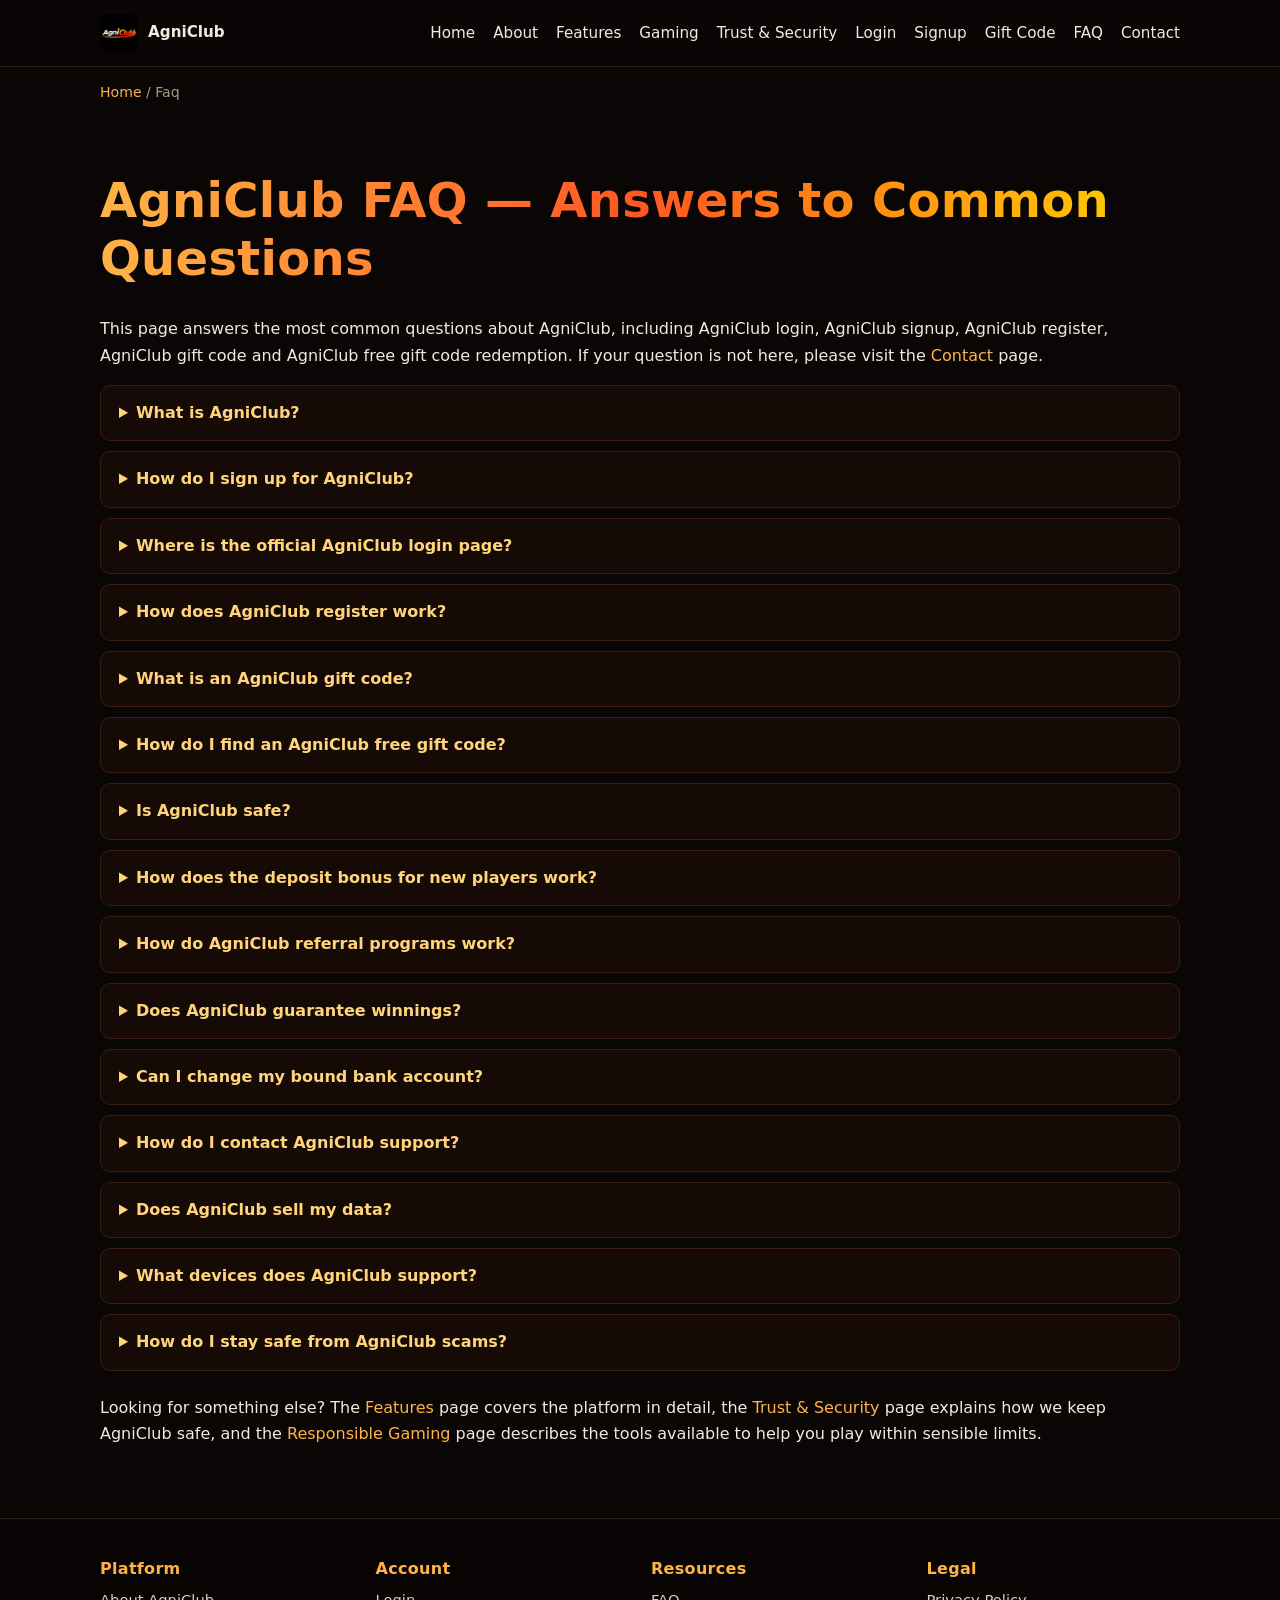
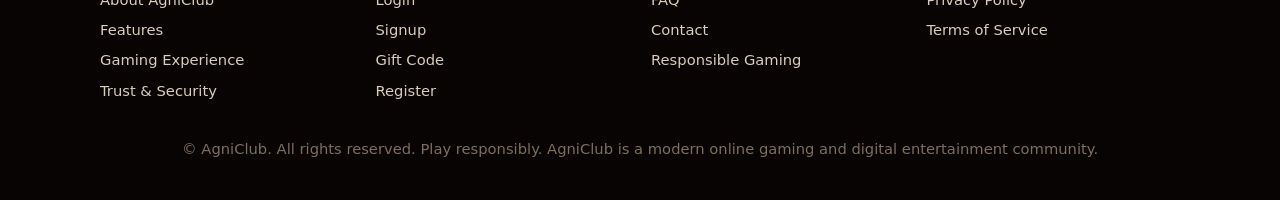
<file: faq.html>
<!doctype html>
<html lang="en">
<head>
<meta charset="utf-8">
<meta name="viewport" content="width=device-width,initial-scale=1">
<title>AgniClub FAQ — Login, Signup, Register & Gift Code Help</title>
<meta name="description" content="Answers to common AgniClub questions: AgniClub login, signup, register, gift code, free gift code, account safety, reward programs and responsible gaming guidance.">
<meta name="keywords" content="agniclub, agniclub login, agniclub signup, agniclub register, agniclub giftcode, agniclub free giftcode, online gaming platform, gaming community">
<meta name="author" content="AgniClub">
<meta name="robots" content="index,follow,max-image-preview:large">
<meta name="theme-color" content="#ff5722">
<link rel="canonical" href="https://agniclub.games/faq.html">
<link rel="icon" type="image/svg+xml" href="/assets/favicon.svg">
<link rel="preload" as="style" href="/assets/style.css">
<link rel="stylesheet" href="/assets/style.css">
<meta property="og:type" content="website">
<meta property="og:site_name" content="AgniClub">
<meta property="og:title" content="AgniClub FAQ — Login, Signup, Register & Gift Code Help">
<meta property="og:description" content="Answers to common AgniClub questions: AgniClub login, signup, register, gift code, free gift code, account safety, reward programs and responsible gaming guidance.">
<meta property="og:url" content="https://agniclub.games/faq.html">
<meta property="og:image" content="https://agniclub.games/assets/agniclub-logo.webp">
<meta name="twitter:card" content="summary_large_image">
<meta name="twitter:title" content="AgniClub FAQ — Login, Signup, Register & Gift Code Help">
<meta name="twitter:description" content="Answers to common AgniClub questions: AgniClub login, signup, register, gift code, free gift code, account safety, reward programs and responsible gaming guidance.">
<meta name="twitter:image" content="https://agniclub.games/assets/agniclub-logo.webp">
<script type="application/ld+json">{"@context":"https://schema.org","@type":"Organization","name":"AgniClub","url":"https://agniclub.games","logo":"https://agniclub.games/assets/agniclub-logo.webp","sameAs":["https://agniclub.games"],"description":"AgniClub is a modern online gaming platform and digital entertainment community offering fast-paced skill-based gaming experiences."}</script>
<script type="application/ld+json">{"@context":"https://schema.org","@type":"WebSite","name":"AgniClub","url":"https://agniclub.games","potentialAction":{"@type":"SearchAction","target":"https://agniclub.games/?q={search_term_string}","query-input":"required name=search_term_string"}}</script>
<script type="application/ld+json">{"@context":"https://schema.org","@type":"WebPage","name":"AgniClub FAQ \u2014 Login, Signup, Register & Gift Code Help","url":"https://agniclub.games/faq.html","description":"Answers to common AgniClub questions: AgniClub login, signup, register, gift code, free gift code, account safety, reward programs and responsible gaming guidance.","isPartOf":{"@type":"WebSite","name":"AgniClub","url":"https://agniclub.games"},"publisher":{"@type":"Organization","name":"AgniClub","logo":{"@type":"ImageObject","url":"https://agniclub.games/assets/agniclub-logo.webp"}}}</script>
<script type="application/ld+json">{"@context":"https://schema.org","@type":"FAQPage","mainEntity":[{"@type":"Question","name":"What is AgniClub?","acceptedAnswer":{"@type":"Answer","text":"AgniClub is a modern online gaming platform and digital entertainment community offering fast, skill-based gaming sessions, a transparent rule set and a thriving community of players, agents and supporters."}},{"@type":"Question","name":"How do I sign up for AgniClub?","acceptedAnswer":{"@type":"Answer","text":"Visit the AgniClub signup page, fill in the required fields, verify your details and bind your bank account so payouts can be processed securely. The full flow takes only a minute or two."}},{"@type":"Question","name":"Where is the official AgniClub login page?","acceptedAnswer":{"@type":"Answer","text":"The official AgniClub login page is on this website at /login.html. Always reach it through the official URL \u2014 never through random links shared on third-party chats."}},{"@type":"Question","name":"How does AgniClub register work?","acceptedAnswer":{"@type":"Answer","text":"AgniClub register is simply another name for AgniClub signup. The flow asks for the essentials, validates your input and creates your account."}},{"@type":"Question","name":"What is an AgniClub gift code?","acceptedAnswer":{"@type":"Answer","text":"An AgniClub gift code is a promotional code distributed through official AgniClub channels and approved partners. Codes are redeemed inside the AgniClub application."}},{"@type":"Question","name":"How do I find an AgniClub free gift code?","acceptedAnswer":{"@type":"Answer","text":"Genuine free gift codes are announced through official AgniClub channels. Be cautious about codes posted on unverified websites or social accounts \u2014 they may be scams."}},{"@type":"Question","name":"Is AgniClub safe?","acceptedAnswer":{"@type":"Answer","text":"AgniClub uses modern authentication, monitors accounts continuously, requires bank-account binding for payouts and enforces a strict zero-tolerance policy on cheating and abuse."}},{"@type":"Question","name":"How does the deposit bonus for new players work?","acceptedAnswer":{"@type":"Answer","text":"New players receive a tiered welcome bonus based on the size of their first deposit. The conditions are documented inside the AgniClub application and summarised on the Features page."}},{"@type":"Question","name":"How do AgniClub referral programs work?","acceptedAnswer":{"@type":"Answer","text":"Community members who bring real, active players into AgniClub are recognised through tiered referral programs. Fake or duplicated accounts are excluded and removed."}},{"@type":"Question","name":"Does AgniClub guarantee winnings?","acceptedAnswer":{"@type":"Answer","text":"No. AgniClub is entertainment. Any platform that promises guaranteed winnings, risk-free income or instant earnings is being dishonest. AgniClub will never make those claims."}},{"@type":"Question","name":"Can I change my bound bank account?","acceptedAnswer":{"@type":"Answer","text":"Yes. You can update your bank details inside the AgniClub application. For security, a verification step is required before payouts resume."}},{"@type":"Question","name":"How do I contact AgniClub support?","acceptedAnswer":{"@type":"Answer","text":"Use the channels listed on the Contact page. AgniClub support is run by real people and does not hide behind layers of automation."}},{"@type":"Question","name":"Does AgniClub sell my data?","acceptedAnswer":{"@type":"Answer","text":"No. AgniClub does not sell or trade personal information. The Privacy Policy explains what we collect and why."}},{"@type":"Question","name":"What devices does AgniClub support?","acceptedAnswer":{"@type":"Answer","text":"AgniClub is built mobile-first and works well on a wide range of phones, tablets and desktop browsers. The interface is intentionally lightweight."}},{"@type":"Question","name":"How do I stay safe from AgniClub scams?","acceptedAnswer":{"@type":"Answer","text":"Use the official URL, never share your password or OTP, ignore offers that ask you to pay outside parties for free codes, and report suspicious activity through the Contact page."}}]}</script>
<script type="application/ld+json">{"@context":"https://schema.org","@type":"BreadcrumbList","itemListElement":[{"@type":"ListItem","position":1,"name":"Home","item":"https://agniclub.games/"},{"@type":"ListItem","position":2,"name":"Faq","item":"https://agniclub.games/faq.html"}]}</script>
</head>
<body>
<a class="skip" href="#main">Skip to main content</a>
<header class="site"><nav class="nav" aria-label="Primary">
  <a class="brand" href="/" aria-label="AgniClub home"><img src="/assets/agniclub-logo.webp" alt="AgniClub logo" width="38" height="38" loading="eager" decoding="async"><span>AgniClub</span></a>
  <button class="menu-toggle" aria-label="Toggle menu" aria-expanded="false">Menu</button>
  <ul><li><a href="/">Home</a></li>
<li><a href="/about.html">About</a></li>
<li><a href="/features.html">Features</a></li>
<li><a href="/gaming.html">Gaming</a></li>
<li><a href="/trust-security.html">Trust & Security</a></li>
<li><a href="/login.html">Login</a></li>
<li><a href="/signup.html">Signup</a></li>
<li><a href="/giftcode.html">Gift Code</a></li>
<li><a href="/faq.html">FAQ</a></li>
<li><a href="/contact.html">Contact</a></li></ul>
</nav></header>
<div class="container"><nav class="crumbs" aria-label="Breadcrumb"><a href="/">Home</a> / <span>Faq</span></nav></div>
<main id="main">

<section><div class="container">
  <h1>AgniClub FAQ — Answers to Common Questions</h1>
  <p>This page answers the most common questions about AgniClub, including AgniClub login, AgniClub signup, AgniClub register, AgniClub gift code and AgniClub free gift code redemption. If your question is not here, please visit the <a href="/contact.html">Contact</a> page.</p>
  <details><summary>What is AgniClub?</summary><p>AgniClub is a modern online gaming platform and digital entertainment community offering fast, skill-based gaming sessions, a transparent rule set and a thriving community of players, agents and supporters.</p></details><details><summary>How do I sign up for AgniClub?</summary><p>Visit the AgniClub signup page, fill in the required fields, verify your details and bind your bank account so payouts can be processed securely. The full flow takes only a minute or two.</p></details><details><summary>Where is the official AgniClub login page?</summary><p>The official AgniClub login page is on this website at /login.html. Always reach it through the official URL — never through random links shared on third-party chats.</p></details><details><summary>How does AgniClub register work?</summary><p>AgniClub register is simply another name for AgniClub signup. The flow asks for the essentials, validates your input and creates your account.</p></details><details><summary>What is an AgniClub gift code?</summary><p>An AgniClub gift code is a promotional code distributed through official AgniClub channels and approved partners. Codes are redeemed inside the AgniClub application.</p></details><details><summary>How do I find an AgniClub free gift code?</summary><p>Genuine free gift codes are announced through official AgniClub channels. Be cautious about codes posted on unverified websites or social accounts — they may be scams.</p></details><details><summary>Is AgniClub safe?</summary><p>AgniClub uses modern authentication, monitors accounts continuously, requires bank-account binding for payouts and enforces a strict zero-tolerance policy on cheating and abuse.</p></details><details><summary>How does the deposit bonus for new players work?</summary><p>New players receive a tiered welcome bonus based on the size of their first deposit. The conditions are documented inside the AgniClub application and summarised on the Features page.</p></details><details><summary>How do AgniClub referral programs work?</summary><p>Community members who bring real, active players into AgniClub are recognised through tiered referral programs. Fake or duplicated accounts are excluded and removed.</p></details><details><summary>Does AgniClub guarantee winnings?</summary><p>No. AgniClub is entertainment. Any platform that promises guaranteed winnings, risk-free income or instant earnings is being dishonest. AgniClub will never make those claims.</p></details><details><summary>Can I change my bound bank account?</summary><p>Yes. You can update your bank details inside the AgniClub application. For security, a verification step is required before payouts resume.</p></details><details><summary>How do I contact AgniClub support?</summary><p>Use the channels listed on the Contact page. AgniClub support is run by real people and does not hide behind layers of automation.</p></details><details><summary>Does AgniClub sell my data?</summary><p>No. AgniClub does not sell or trade personal information. The Privacy Policy explains what we collect and why.</p></details><details><summary>What devices does AgniClub support?</summary><p>AgniClub is built mobile-first and works well on a wide range of phones, tablets and desktop browsers. The interface is intentionally lightweight.</p></details><details><summary>How do I stay safe from AgniClub scams?</summary><p>Use the official URL, never share your password or OTP, ignore offers that ask you to pay outside parties for free codes, and report suspicious activity through the Contact page.</p></details>
  <p style="margin-top:24px">Looking for something else? The <a href="/features.html">Features</a> page covers the platform in detail, the <a href="/trust-security.html">Trust &amp; Security</a> page explains how we keep AgniClub safe, and the <a href="/responsible-gaming.html">Responsible Gaming</a> page describes the tools available to help you play within sensible limits.</p>
</div></section>

</main>
<footer class="site"><div class="container">
  <div class="grid"><div><h3 style="color:#ffb347;font-size:1rem;margin:0 0 10px">Platform</h3><ul style="list-style:none;padding:0;margin:0"><li style="margin:6px 0"><a href="/about.html">About AgniClub</a></li><li style="margin:6px 0"><a href="/features.html">Features</a></li><li style="margin:6px 0"><a href="/gaming.html">Gaming Experience</a></li><li style="margin:6px 0"><a href="/trust-security.html">Trust & Security</a></li></ul></div><div><h3 style="color:#ffb347;font-size:1rem;margin:0 0 10px">Account</h3><ul style="list-style:none;padding:0;margin:0"><li style="margin:6px 0"><a href="/login.html">Login</a></li><li style="margin:6px 0"><a href="/signup.html">Signup</a></li><li style="margin:6px 0"><a href="/giftcode.html">Gift Code</a></li><li style="margin:6px 0"><a href="/register.html">Register</a></li></ul></div><div><h3 style="color:#ffb347;font-size:1rem;margin:0 0 10px">Resources</h3><ul style="list-style:none;padding:0;margin:0"><li style="margin:6px 0"><a href="/faq.html">FAQ</a></li><li style="margin:6px 0"><a href="/contact.html">Contact</a></li><li style="margin:6px 0"><a href="/responsible-gaming.html">Responsible Gaming</a></li></ul></div><div><h3 style="color:#ffb347;font-size:1rem;margin:0 0 10px">Legal</h3><ul style="list-style:none;padding:0;margin:0"><li style="margin:6px 0"><a href="/privacy.html">Privacy Policy</a></li><li style="margin:6px 0"><a href="/terms.html">Terms of Service</a></li></ul></div></div>
  <p style="margin-top:28px;text-align:center;color:#7d6e5e">© AgniClub. All rights reserved. Play responsibly. AgniClub is a modern online gaming and digital entertainment community.</p>
</div></footer>
<script src="/assets/main.js" defer></script>
</body></html>
</file>
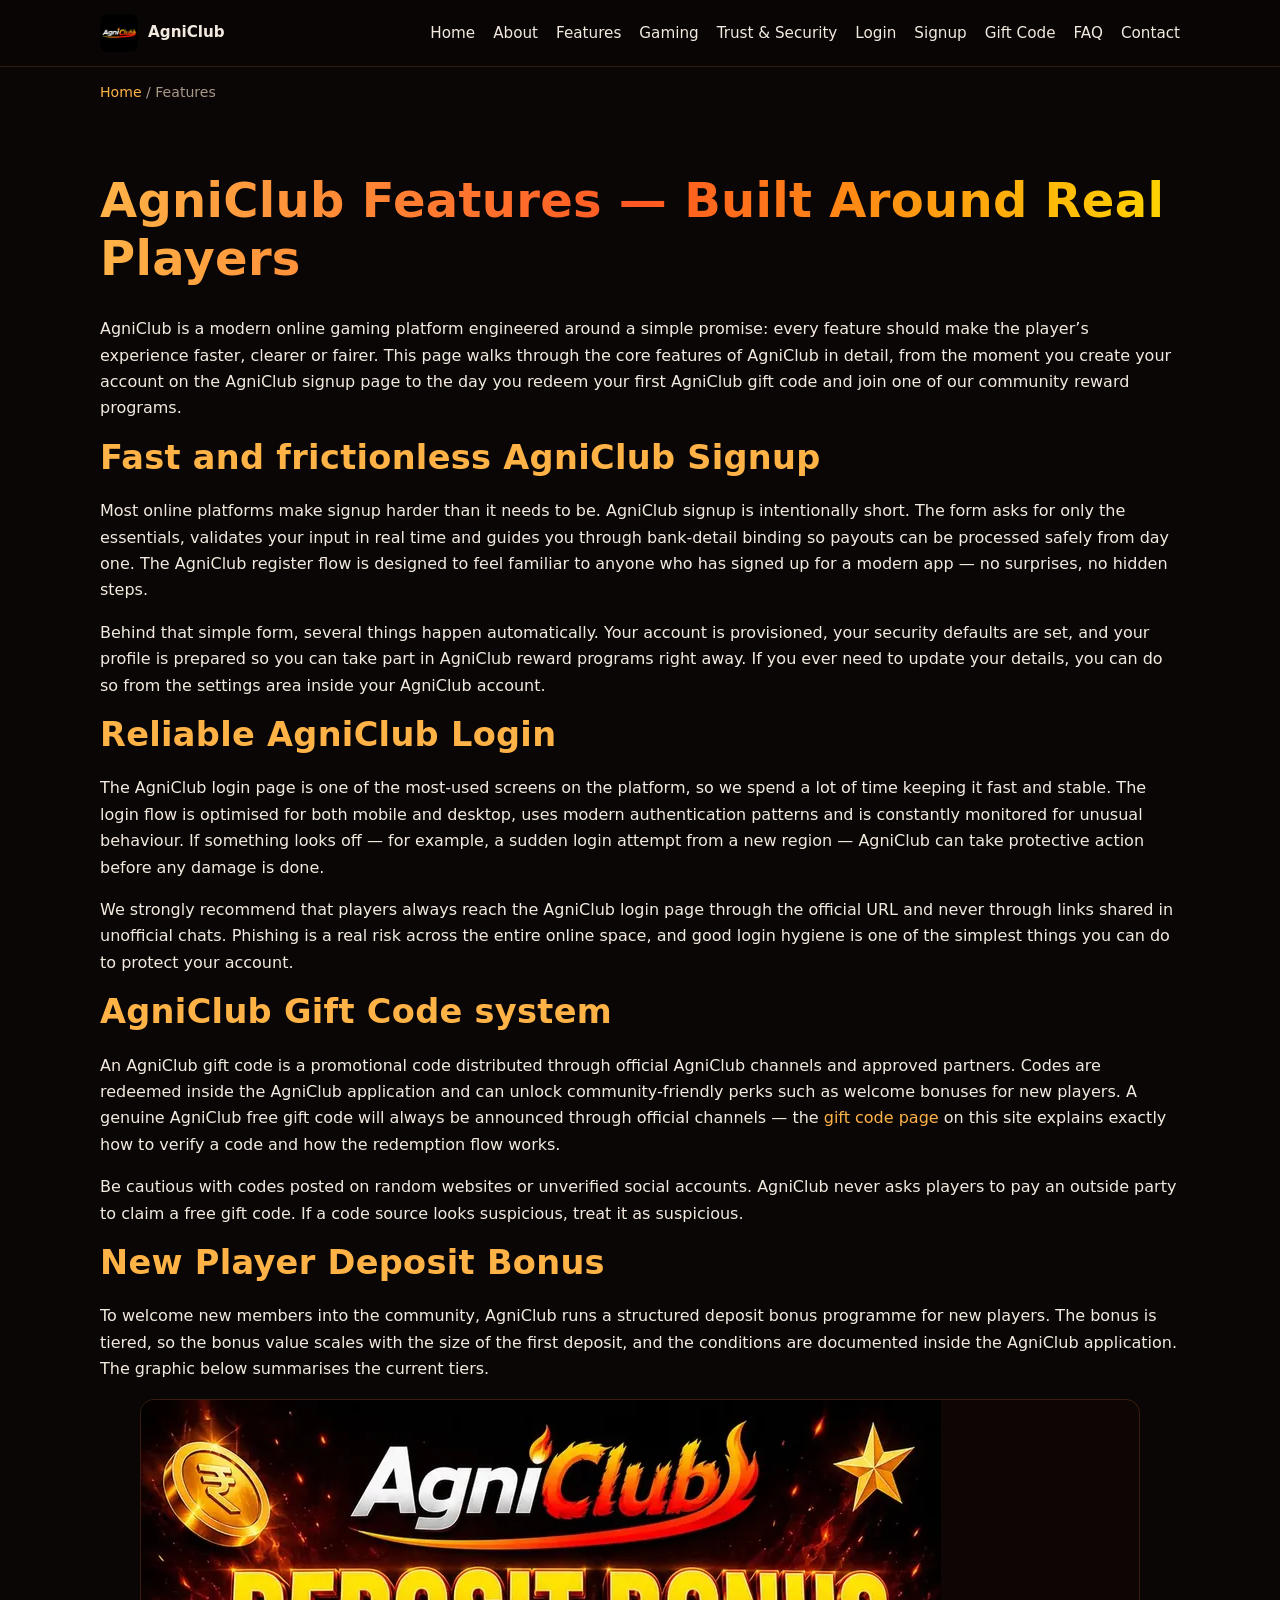
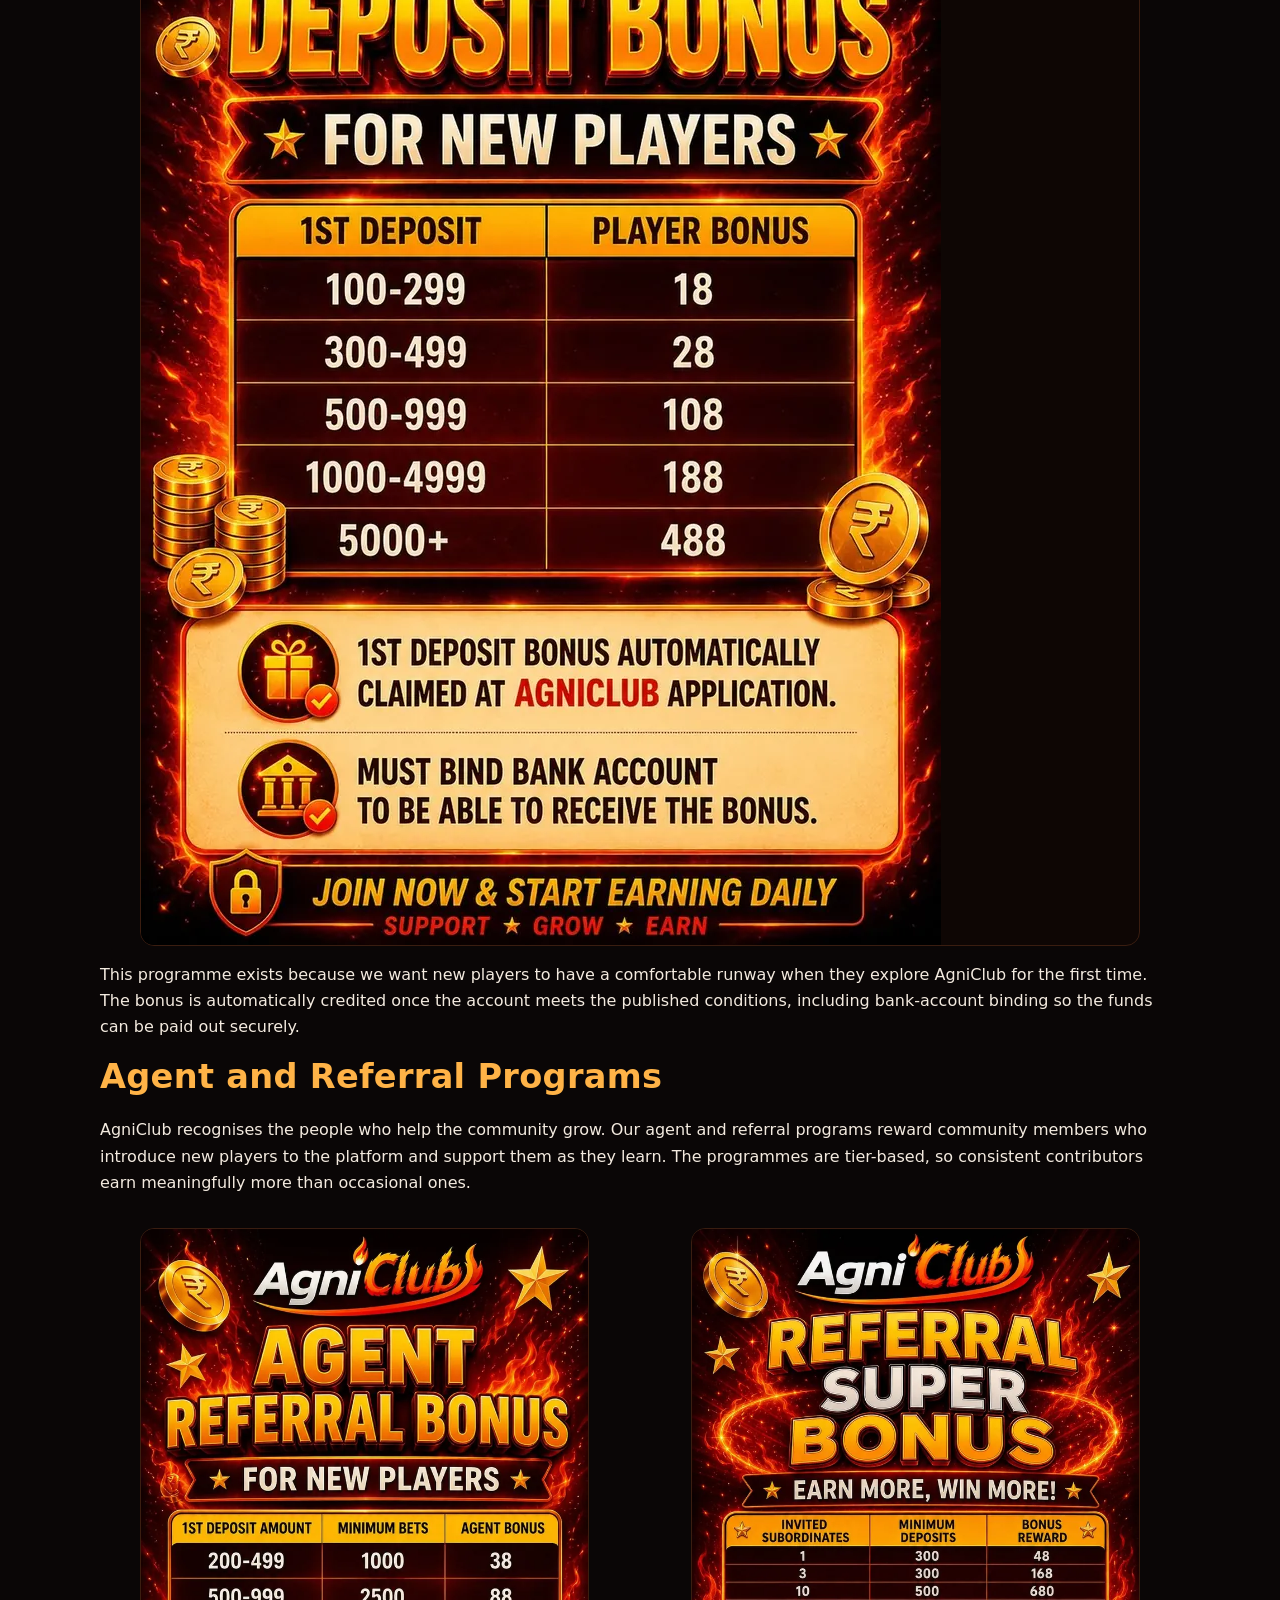
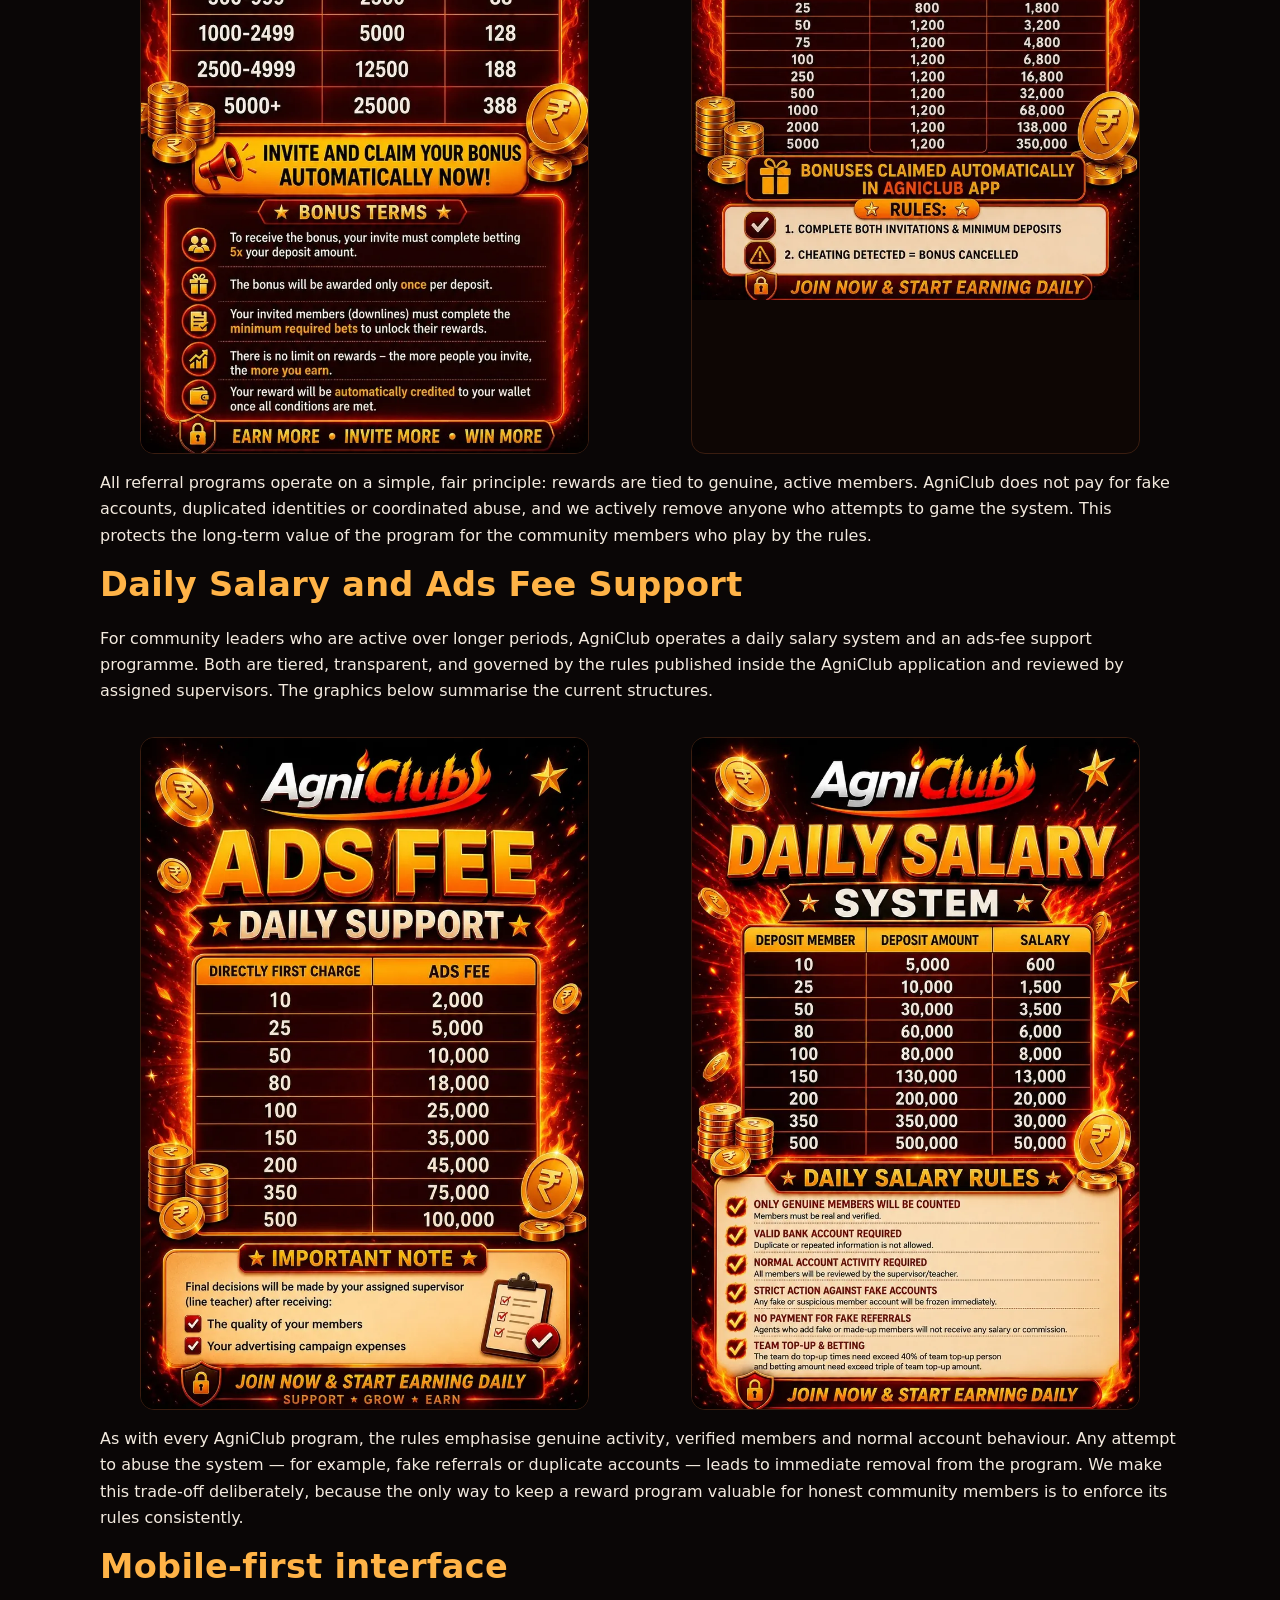
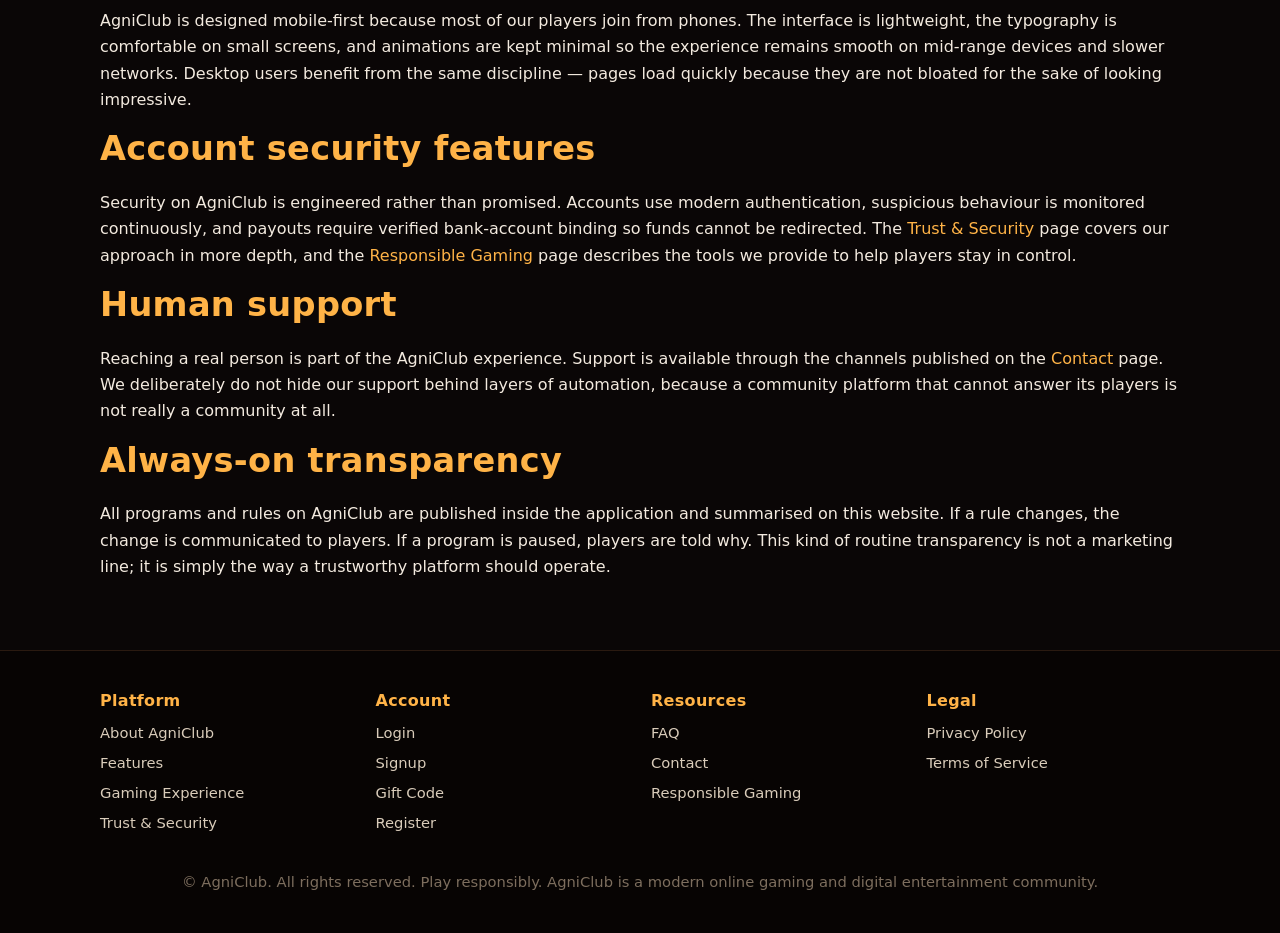
<file: features.html>
<!doctype html>
<html lang="en">
<head>
<meta charset="utf-8">
<meta name="viewport" content="width=device-width,initial-scale=1">
<title>AgniClub Features — Signup, Login, Gift Code & Reward Programs</title>
<meta name="description" content="Explore AgniClub features: fast signup, secure login, gift code redemption, deposit bonus for new players, referral programs, daily salary system and human support — all built around real players.">
<meta name="keywords" content="agniclub, agniclub login, agniclub signup, agniclub register, agniclub giftcode, agniclub free giftcode, online gaming platform, gaming community">
<meta name="author" content="AgniClub">
<meta name="robots" content="index,follow,max-image-preview:large">
<meta name="theme-color" content="#ff5722">
<link rel="canonical" href="https://agniclub.games/features.html">
<link rel="icon" type="image/svg+xml" href="/assets/favicon.svg">
<link rel="preload" as="style" href="/assets/style.css">
<link rel="stylesheet" href="/assets/style.css">
<meta property="og:type" content="website">
<meta property="og:site_name" content="AgniClub">
<meta property="og:title" content="AgniClub Features — Signup, Login, Gift Code & Reward Programs">
<meta property="og:description" content="Explore AgniClub features: fast signup, secure login, gift code redemption, deposit bonus for new players, referral programs, daily salary system and human support — all built around real players.">
<meta property="og:url" content="https://agniclub.games/features.html">
<meta property="og:image" content="https://agniclub.games/assets/agniclub-logo.webp">
<meta name="twitter:card" content="summary_large_image">
<meta name="twitter:title" content="AgniClub Features — Signup, Login, Gift Code & Reward Programs">
<meta name="twitter:description" content="Explore AgniClub features: fast signup, secure login, gift code redemption, deposit bonus for new players, referral programs, daily salary system and human support — all built around real players.">
<meta name="twitter:image" content="https://agniclub.games/assets/agniclub-logo.webp">
<script type="application/ld+json">{"@context":"https://schema.org","@type":"Organization","name":"AgniClub","url":"https://agniclub.games","logo":"https://agniclub.games/assets/agniclub-logo.webp","sameAs":["https://agniclub.games"],"description":"AgniClub is a modern online gaming platform and digital entertainment community offering fast-paced skill-based gaming experiences."}</script>
<script type="application/ld+json">{"@context":"https://schema.org","@type":"WebSite","name":"AgniClub","url":"https://agniclub.games","potentialAction":{"@type":"SearchAction","target":"https://agniclub.games/?q={search_term_string}","query-input":"required name=search_term_string"}}</script>
<script type="application/ld+json">{"@context":"https://schema.org","@type":"WebPage","name":"AgniClub Features \u2014 Signup, Login, Gift Code & Reward Programs","url":"https://agniclub.games/features.html","description":"Explore AgniClub features: fast signup, secure login, gift code redemption, deposit bonus for new players, referral programs, daily salary system and human support \u2014 all built around real players.","isPartOf":{"@type":"WebSite","name":"AgniClub","url":"https://agniclub.games"},"publisher":{"@type":"Organization","name":"AgniClub","logo":{"@type":"ImageObject","url":"https://agniclub.games/assets/agniclub-logo.webp"}}}</script>
<script type="application/ld+json">{"@context":"https://schema.org","@type":"BreadcrumbList","itemListElement":[{"@type":"ListItem","position":1,"name":"Home","item":"https://agniclub.games/"},{"@type":"ListItem","position":2,"name":"Features","item":"https://agniclub.games/features.html"}]}</script>
</head>
<body>
<a class="skip" href="#main">Skip to main content</a>
<header class="site"><nav class="nav" aria-label="Primary">
  <a class="brand" href="/" aria-label="AgniClub home"><img src="/assets/agniclub-logo.webp" alt="AgniClub logo" width="38" height="38" loading="eager" decoding="async"><span>AgniClub</span></a>
  <button class="menu-toggle" aria-label="Toggle menu" aria-expanded="false">Menu</button>
  <ul><li><a href="/">Home</a></li>
<li><a href="/about.html">About</a></li>
<li><a href="/features.html">Features</a></li>
<li><a href="/gaming.html">Gaming</a></li>
<li><a href="/trust-security.html">Trust & Security</a></li>
<li><a href="/login.html">Login</a></li>
<li><a href="/signup.html">Signup</a></li>
<li><a href="/giftcode.html">Gift Code</a></li>
<li><a href="/faq.html">FAQ</a></li>
<li><a href="/contact.html">Contact</a></li></ul>
</nav></header>
<div class="container"><nav class="crumbs" aria-label="Breadcrumb"><a href="/">Home</a> / <span>Features</span></nav></div>
<main id="main">

<section><div class="container">
  <h1>AgniClub Features — Built Around Real Players</h1>
  <p>AgniClub is a modern online gaming platform engineered around a simple promise: every feature should make the player&rsquo;s experience faster, clearer or fairer. This page walks through the core features of AgniClub in detail, from the moment you create your account on the AgniClub signup page to the day you redeem your first AgniClub gift code and join one of our community reward programs.</p>

  <h2>Fast and frictionless AgniClub Signup</h2>
  <p>Most online platforms make signup harder than it needs to be. AgniClub signup is intentionally short. The form asks for only the essentials, validates your input in real time and guides you through bank-detail binding so payouts can be processed safely from day one. The AgniClub register flow is designed to feel familiar to anyone who has signed up for a modern app — no surprises, no hidden steps.</p>
  <p>Behind that simple form, several things happen automatically. Your account is provisioned, your security defaults are set, and your profile is prepared so you can take part in AgniClub reward programs right away. If you ever need to update your details, you can do so from the settings area inside your AgniClub account.</p>

  <h2>Reliable AgniClub Login</h2>
  <p>The AgniClub login page is one of the most-used screens on the platform, so we spend a lot of time keeping it fast and stable. The login flow is optimised for both mobile and desktop, uses modern authentication patterns and is constantly monitored for unusual behaviour. If something looks off — for example, a sudden login attempt from a new region — AgniClub can take protective action before any damage is done.</p>
  <p>We strongly recommend that players always reach the AgniClub login page through the official URL and never through links shared in unofficial chats. Phishing is a real risk across the entire online space, and good login hygiene is one of the simplest things you can do to protect your account.</p>

  <h2>AgniClub Gift Code system</h2>
  <p>An AgniClub gift code is a promotional code distributed through official AgniClub channels and approved partners. Codes are redeemed inside the AgniClub application and can unlock community-friendly perks such as welcome bonuses for new players. A genuine AgniClub free gift code will always be announced through official channels — the <a href="/giftcode.html">gift code page</a> on this site explains exactly how to verify a code and how the redemption flow works.</p>
  <p>Be cautious with codes posted on random websites or unverified social accounts. AgniClub never asks players to pay an outside party to claim a free gift code. If a code source looks suspicious, treat it as suspicious.</p>

  <h2>New Player Deposit Bonus</h2>
  <p>To welcome new members into the community, AgniClub runs a structured deposit bonus programme for new players. The bonus is tiered, so the bonus value scales with the size of the first deposit, and the conditions are documented inside the AgniClub application. The graphic below summarises the current tiers.</p>
  <figure class="imgwrap"><img src="/assets/deposit-bonus.webp" alt="AgniClub deposit bonus for new players, tiered by first deposit" width="800" height="1200" loading="lazy" decoding="async"></figure>
  <p>This programme exists because we want new players to have a comfortable runway when they explore AgniClub for the first time. The bonus is automatically credited once the account meets the published conditions, including bank-account binding so the funds can be paid out securely.</p>

  <h2>Agent and Referral Programs</h2>
  <p>AgniClub recognises the people who help the community grow. Our agent and referral programs reward community members who introduce new players to the platform and support them as they learn. The programmes are tier-based, so consistent contributors earn meaningfully more than occasional ones.</p>
  <div class="grid cols-2">
    <figure class="imgwrap"><img src="/assets/referral-super-bonus.webp" alt="AgniClub agent referral bonus for new players" width="800" height="1200" loading="lazy" decoding="async"></figure>
    <figure class="imgwrap"><img src="/assets/agent-referral-bonus.webp" alt="AgniClub referral super bonus structure" width="800" height="1200" loading="lazy" decoding="async"></figure>
  </div>
  <p>All referral programs operate on a simple, fair principle: rewards are tied to genuine, active members. AgniClub does not pay for fake accounts, duplicated identities or coordinated abuse, and we actively remove anyone who attempts to game the system. This protects the long-term value of the program for the community members who play by the rules.</p>

  <h2>Daily Salary and Ads Fee Support</h2>
  <p>For community leaders who are active over longer periods, AgniClub operates a daily salary system and an ads-fee support programme. Both are tiered, transparent, and governed by the rules published inside the AgniClub application and reviewed by assigned supervisors. The graphics below summarise the current structures.</p>
  <div class="grid cols-2">
    <figure class="imgwrap"><img src="/assets/daily-salary-system.webp" alt="AgniClub daily salary system tiers" width="800" height="1200" loading="lazy" decoding="async"></figure>
    <figure class="imgwrap"><img src="/assets/ads-fee-daily-support.webp" alt="AgniClub ads fee daily support structure" width="800" height="1200" loading="lazy" decoding="async"></figure>
  </div>
  <p>As with every AgniClub program, the rules emphasise genuine activity, verified members and normal account behaviour. Any attempt to abuse the system — for example, fake referrals or duplicate accounts — leads to immediate removal from the program. We make this trade-off deliberately, because the only way to keep a reward program valuable for honest community members is to enforce its rules consistently.</p>

  <h2>Mobile-first interface</h2>
  <p>AgniClub is designed mobile-first because most of our players join from phones. The interface is lightweight, the typography is comfortable on small screens, and animations are kept minimal so the experience remains smooth on mid-range devices and slower networks. Desktop users benefit from the same discipline — pages load quickly because they are not bloated for the sake of looking impressive.</p>

  <h2>Account security features</h2>
  <p>Security on AgniClub is engineered rather than promised. Accounts use modern authentication, suspicious behaviour is monitored continuously, and payouts require verified bank-account binding so funds cannot be redirected. The <a href="/trust-security.html">Trust &amp; Security</a> page covers our approach in more depth, and the <a href="/responsible-gaming.html">Responsible Gaming</a> page describes the tools we provide to help players stay in control.</p>

  <h2>Human support</h2>
  <p>Reaching a real person is part of the AgniClub experience. Support is available through the channels published on the <a href="/contact.html">Contact</a> page. We deliberately do not hide our support behind layers of automation, because a community platform that cannot answer its players is not really a community at all.</p>

  <h2>Always-on transparency</h2>
  <p>All programs and rules on AgniClub are published inside the application and summarised on this website. If a rule changes, the change is communicated to players. If a program is paused, players are told why. This kind of routine transparency is not a marketing line; it is simply the way a trustworthy platform should operate.</p>
</div></section>

</main>
<footer class="site"><div class="container">
  <div class="grid"><div><h3 style="color:#ffb347;font-size:1rem;margin:0 0 10px">Platform</h3><ul style="list-style:none;padding:0;margin:0"><li style="margin:6px 0"><a href="/about.html">About AgniClub</a></li><li style="margin:6px 0"><a href="/features.html">Features</a></li><li style="margin:6px 0"><a href="/gaming.html">Gaming Experience</a></li><li style="margin:6px 0"><a href="/trust-security.html">Trust & Security</a></li></ul></div><div><h3 style="color:#ffb347;font-size:1rem;margin:0 0 10px">Account</h3><ul style="list-style:none;padding:0;margin:0"><li style="margin:6px 0"><a href="/login.html">Login</a></li><li style="margin:6px 0"><a href="/signup.html">Signup</a></li><li style="margin:6px 0"><a href="/giftcode.html">Gift Code</a></li><li style="margin:6px 0"><a href="/register.html">Register</a></li></ul></div><div><h3 style="color:#ffb347;font-size:1rem;margin:0 0 10px">Resources</h3><ul style="list-style:none;padding:0;margin:0"><li style="margin:6px 0"><a href="/faq.html">FAQ</a></li><li style="margin:6px 0"><a href="/contact.html">Contact</a></li><li style="margin:6px 0"><a href="/responsible-gaming.html">Responsible Gaming</a></li></ul></div><div><h3 style="color:#ffb347;font-size:1rem;margin:0 0 10px">Legal</h3><ul style="list-style:none;padding:0;margin:0"><li style="margin:6px 0"><a href="/privacy.html">Privacy Policy</a></li><li style="margin:6px 0"><a href="/terms.html">Terms of Service</a></li></ul></div></div>
  <p style="margin-top:28px;text-align:center;color:#7d6e5e">© AgniClub. All rights reserved. Play responsibly. AgniClub is a modern online gaming and digital entertainment community.</p>
</div></footer>
<script src="/assets/main.js" defer></script>
</body></html>
</file>
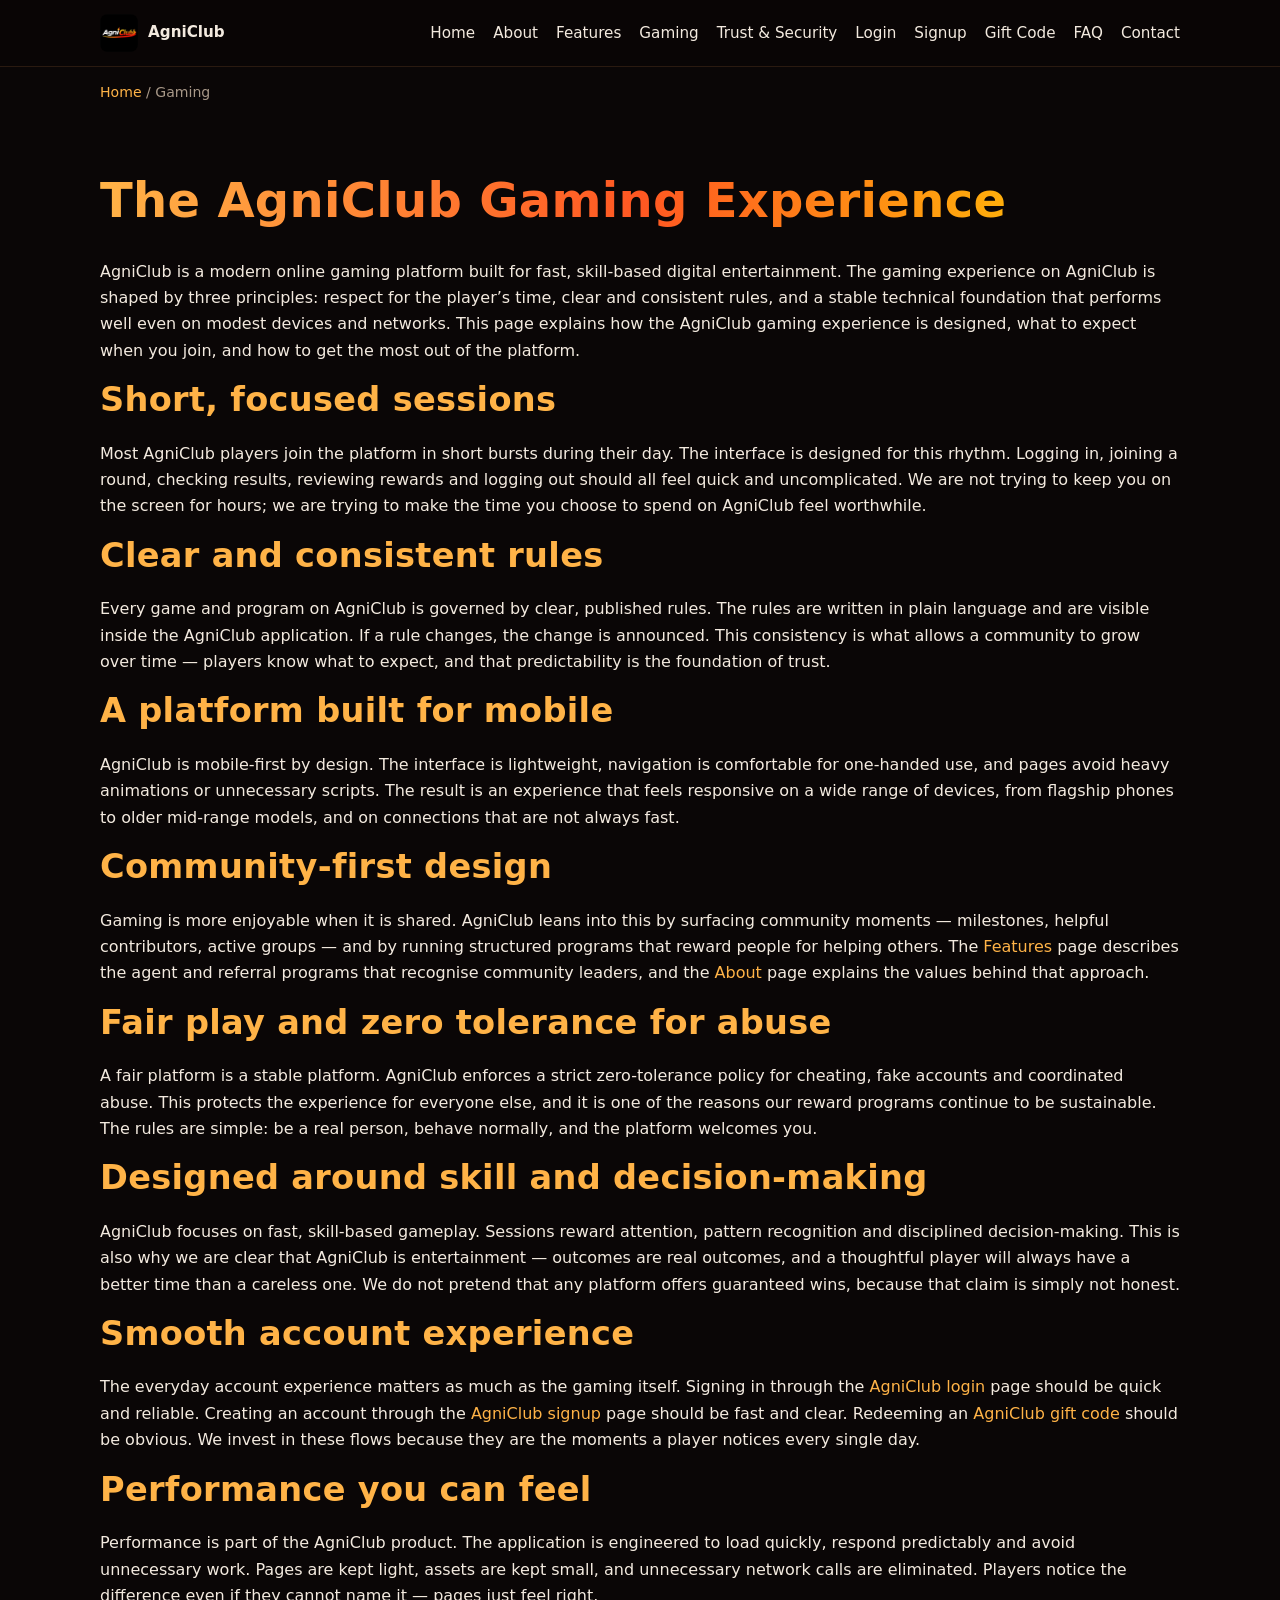
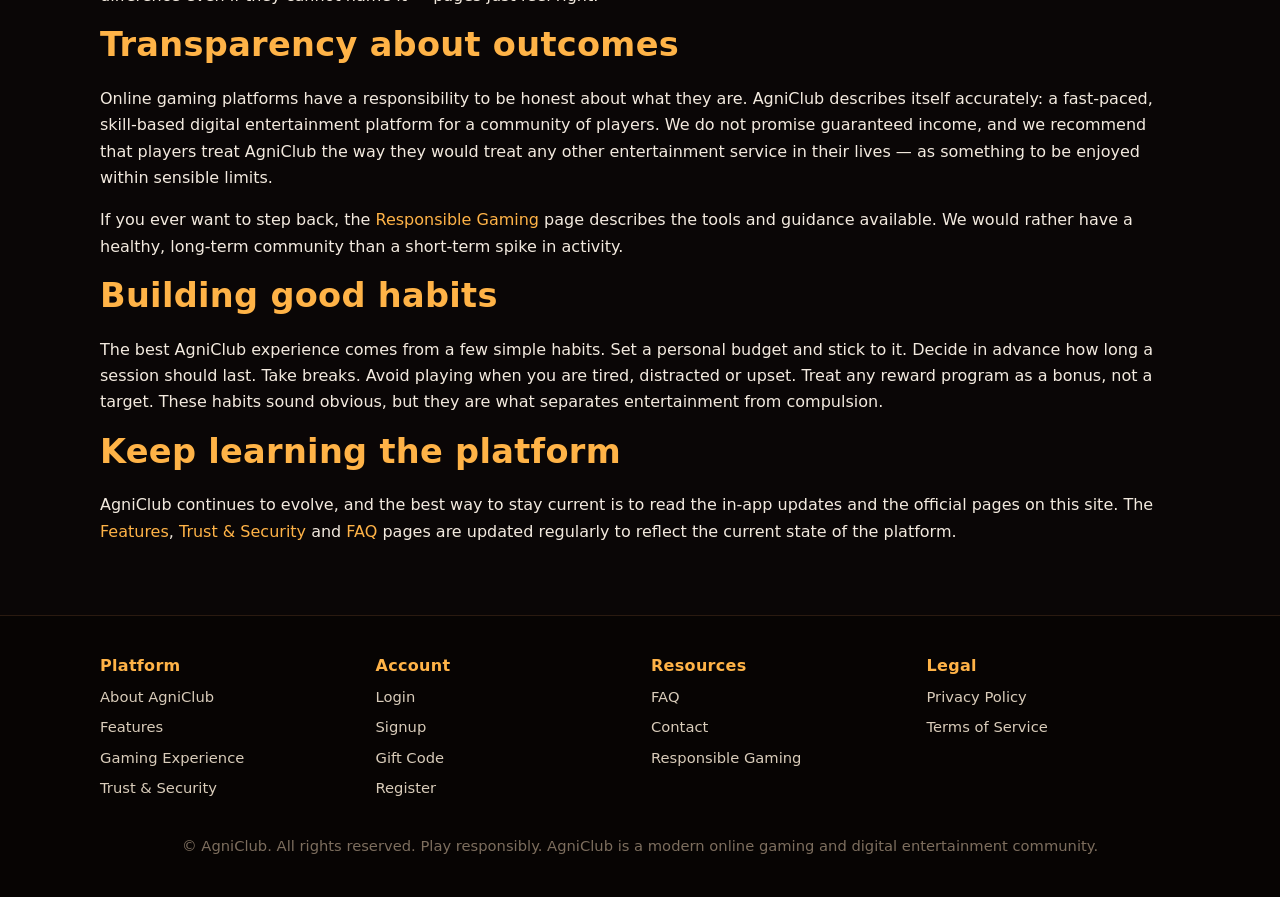
<file: gaming.html>
<!doctype html>
<html lang="en">
<head>
<meta charset="utf-8">
<meta name="viewport" content="width=device-width,initial-scale=1">
<title>AgniClub Gaming Experience — Fast, Skill-Based Digital Entertainment</title>
<meta name="description" content="Discover the AgniClub gaming experience: fast skill-based sessions, mobile-first design, clear rules, fair play and a thriving community on a modern online gaming platform.">
<meta name="keywords" content="agniclub, agniclub login, agniclub signup, agniclub register, agniclub giftcode, agniclub free giftcode, online gaming platform, gaming community">
<meta name="author" content="AgniClub">
<meta name="robots" content="index,follow,max-image-preview:large">
<meta name="theme-color" content="#ff5722">
<link rel="canonical" href="https://agniclub.games/gaming.html">
<link rel="icon" type="image/svg+xml" href="/assets/favicon.svg">
<link rel="preload" as="style" href="/assets/style.css">
<link rel="stylesheet" href="/assets/style.css">
<meta property="og:type" content="website">
<meta property="og:site_name" content="AgniClub">
<meta property="og:title" content="AgniClub Gaming Experience — Fast, Skill-Based Digital Entertainment">
<meta property="og:description" content="Discover the AgniClub gaming experience: fast skill-based sessions, mobile-first design, clear rules, fair play and a thriving community on a modern online gaming platform.">
<meta property="og:url" content="https://agniclub.games/gaming.html">
<meta property="og:image" content="https://agniclub.games/assets/agniclub-logo.webp">
<meta name="twitter:card" content="summary_large_image">
<meta name="twitter:title" content="AgniClub Gaming Experience — Fast, Skill-Based Digital Entertainment">
<meta name="twitter:description" content="Discover the AgniClub gaming experience: fast skill-based sessions, mobile-first design, clear rules, fair play and a thriving community on a modern online gaming platform.">
<meta name="twitter:image" content="https://agniclub.games/assets/agniclub-logo.webp">
<script type="application/ld+json">{"@context":"https://schema.org","@type":"Organization","name":"AgniClub","url":"https://agniclub.games","logo":"https://agniclub.games/assets/agniclub-logo.webp","sameAs":["https://agniclub.games"],"description":"AgniClub is a modern online gaming platform and digital entertainment community offering fast-paced skill-based gaming experiences."}</script>
<script type="application/ld+json">{"@context":"https://schema.org","@type":"WebSite","name":"AgniClub","url":"https://agniclub.games","potentialAction":{"@type":"SearchAction","target":"https://agniclub.games/?q={search_term_string}","query-input":"required name=search_term_string"}}</script>
<script type="application/ld+json">{"@context":"https://schema.org","@type":"WebPage","name":"AgniClub Gaming Experience \u2014 Fast, Skill-Based Digital Entertainment","url":"https://agniclub.games/gaming.html","description":"Discover the AgniClub gaming experience: fast skill-based sessions, mobile-first design, clear rules, fair play and a thriving community on a modern online gaming platform.","isPartOf":{"@type":"WebSite","name":"AgniClub","url":"https://agniclub.games"},"publisher":{"@type":"Organization","name":"AgniClub","logo":{"@type":"ImageObject","url":"https://agniclub.games/assets/agniclub-logo.webp"}}}</script>
<script type="application/ld+json">{"@context":"https://schema.org","@type":"BreadcrumbList","itemListElement":[{"@type":"ListItem","position":1,"name":"Home","item":"https://agniclub.games/"},{"@type":"ListItem","position":2,"name":"Gaming","item":"https://agniclub.games/gaming.html"}]}</script>
</head>
<body>
<a class="skip" href="#main">Skip to main content</a>
<header class="site"><nav class="nav" aria-label="Primary">
  <a class="brand" href="/" aria-label="AgniClub home"><img src="/assets/agniclub-logo.webp" alt="AgniClub logo" width="38" height="38" loading="eager" decoding="async"><span>AgniClub</span></a>
  <button class="menu-toggle" aria-label="Toggle menu" aria-expanded="false">Menu</button>
  <ul><li><a href="/">Home</a></li>
<li><a href="/about.html">About</a></li>
<li><a href="/features.html">Features</a></li>
<li><a href="/gaming.html">Gaming</a></li>
<li><a href="/trust-security.html">Trust & Security</a></li>
<li><a href="/login.html">Login</a></li>
<li><a href="/signup.html">Signup</a></li>
<li><a href="/giftcode.html">Gift Code</a></li>
<li><a href="/faq.html">FAQ</a></li>
<li><a href="/contact.html">Contact</a></li></ul>
</nav></header>
<div class="container"><nav class="crumbs" aria-label="Breadcrumb"><a href="/">Home</a> / <span>Gaming</span></nav></div>
<main id="main">

<section><div class="container">
  <h1>The AgniClub Gaming Experience</h1>
  <p>AgniClub is a modern online gaming platform built for fast, skill-based digital entertainment. The gaming experience on AgniClub is shaped by three principles: respect for the player&rsquo;s time, clear and consistent rules, and a stable technical foundation that performs well even on modest devices and networks. This page explains how the AgniClub gaming experience is designed, what to expect when you join, and how to get the most out of the platform.</p>

  <h2>Short, focused sessions</h2>
  <p>Most AgniClub players join the platform in short bursts during their day. The interface is designed for this rhythm. Logging in, joining a round, checking results, reviewing rewards and logging out should all feel quick and uncomplicated. We are not trying to keep you on the screen for hours; we are trying to make the time you choose to spend on AgniClub feel worthwhile.</p>

  <h2>Clear and consistent rules</h2>
  <p>Every game and program on AgniClub is governed by clear, published rules. The rules are written in plain language and are visible inside the AgniClub application. If a rule changes, the change is announced. This consistency is what allows a community to grow over time — players know what to expect, and that predictability is the foundation of trust.</p>

  <h2>A platform built for mobile</h2>
  <p>AgniClub is mobile-first by design. The interface is lightweight, navigation is comfortable for one-handed use, and pages avoid heavy animations or unnecessary scripts. The result is an experience that feels responsive on a wide range of devices, from flagship phones to older mid-range models, and on connections that are not always fast.</p>

  <h2>Community-first design</h2>
  <p>Gaming is more enjoyable when it is shared. AgniClub leans into this by surfacing community moments — milestones, helpful contributors, active groups — and by running structured programs that reward people for helping others. The <a href="/features.html">Features</a> page describes the agent and referral programs that recognise community leaders, and the <a href="/about.html">About</a> page explains the values behind that approach.</p>

  <h2>Fair play and zero tolerance for abuse</h2>
  <p>A fair platform is a stable platform. AgniClub enforces a strict zero-tolerance policy for cheating, fake accounts and coordinated abuse. This protects the experience for everyone else, and it is one of the reasons our reward programs continue to be sustainable. The rules are simple: be a real person, behave normally, and the platform welcomes you.</p>

  <h2>Designed around skill and decision-making</h2>
  <p>AgniClub focuses on fast, skill-based gameplay. Sessions reward attention, pattern recognition and disciplined decision-making. This is also why we are clear that AgniClub is entertainment — outcomes are real outcomes, and a thoughtful player will always have a better time than a careless one. We do not pretend that any platform offers guaranteed wins, because that claim is simply not honest.</p>

  <h2>Smooth account experience</h2>
  <p>The everyday account experience matters as much as the gaming itself. Signing in through the <a href="/login.html">AgniClub login</a> page should be quick and reliable. Creating an account through the <a href="/signup.html">AgniClub signup</a> page should be fast and clear. Redeeming an <a href="/giftcode.html">AgniClub gift code</a> should be obvious. We invest in these flows because they are the moments a player notices every single day.</p>

  <h2>Performance you can feel</h2>
  <p>Performance is part of the AgniClub product. The application is engineered to load quickly, respond predictably and avoid unnecessary work. Pages are kept light, assets are kept small, and unnecessary network calls are eliminated. Players notice the difference even if they cannot name it — pages just feel right.</p>

  <h2>Transparency about outcomes</h2>
  <p>Online gaming platforms have a responsibility to be honest about what they are. AgniClub describes itself accurately: a fast-paced, skill-based digital entertainment platform for a community of players. We do not promise guaranteed income, and we recommend that players treat AgniClub the way they would treat any other entertainment service in their lives — as something to be enjoyed within sensible limits.</p>
  <p>If you ever want to step back, the <a href="/responsible-gaming.html">Responsible Gaming</a> page describes the tools and guidance available. We would rather have a healthy, long-term community than a short-term spike in activity.</p>

  <h2>Building good habits</h2>
  <p>The best AgniClub experience comes from a few simple habits. Set a personal budget and stick to it. Decide in advance how long a session should last. Take breaks. Avoid playing when you are tired, distracted or upset. Treat any reward program as a bonus, not a target. These habits sound obvious, but they are what separates entertainment from compulsion.</p>

  <h2>Keep learning the platform</h2>
  <p>AgniClub continues to evolve, and the best way to stay current is to read the in-app updates and the official pages on this site. The <a href="/features.html">Features</a>, <a href="/trust-security.html">Trust &amp; Security</a> and <a href="/faq.html">FAQ</a> pages are updated regularly to reflect the current state of the platform.</p>
</div></section>

</main>
<footer class="site"><div class="container">
  <div class="grid"><div><h3 style="color:#ffb347;font-size:1rem;margin:0 0 10px">Platform</h3><ul style="list-style:none;padding:0;margin:0"><li style="margin:6px 0"><a href="/about.html">About AgniClub</a></li><li style="margin:6px 0"><a href="/features.html">Features</a></li><li style="margin:6px 0"><a href="/gaming.html">Gaming Experience</a></li><li style="margin:6px 0"><a href="/trust-security.html">Trust & Security</a></li></ul></div><div><h3 style="color:#ffb347;font-size:1rem;margin:0 0 10px">Account</h3><ul style="list-style:none;padding:0;margin:0"><li style="margin:6px 0"><a href="/login.html">Login</a></li><li style="margin:6px 0"><a href="/signup.html">Signup</a></li><li style="margin:6px 0"><a href="/giftcode.html">Gift Code</a></li><li style="margin:6px 0"><a href="/register.html">Register</a></li></ul></div><div><h3 style="color:#ffb347;font-size:1rem;margin:0 0 10px">Resources</h3><ul style="list-style:none;padding:0;margin:0"><li style="margin:6px 0"><a href="/faq.html">FAQ</a></li><li style="margin:6px 0"><a href="/contact.html">Contact</a></li><li style="margin:6px 0"><a href="/responsible-gaming.html">Responsible Gaming</a></li></ul></div><div><h3 style="color:#ffb347;font-size:1rem;margin:0 0 10px">Legal</h3><ul style="list-style:none;padding:0;margin:0"><li style="margin:6px 0"><a href="/privacy.html">Privacy Policy</a></li><li style="margin:6px 0"><a href="/terms.html">Terms of Service</a></li></ul></div></div>
  <p style="margin-top:28px;text-align:center;color:#7d6e5e">© AgniClub. All rights reserved. Play responsibly. AgniClub is a modern online gaming and digital entertainment community.</p>
</div></footer>
<script src="/assets/main.js" defer></script>
</body></html>
</file>
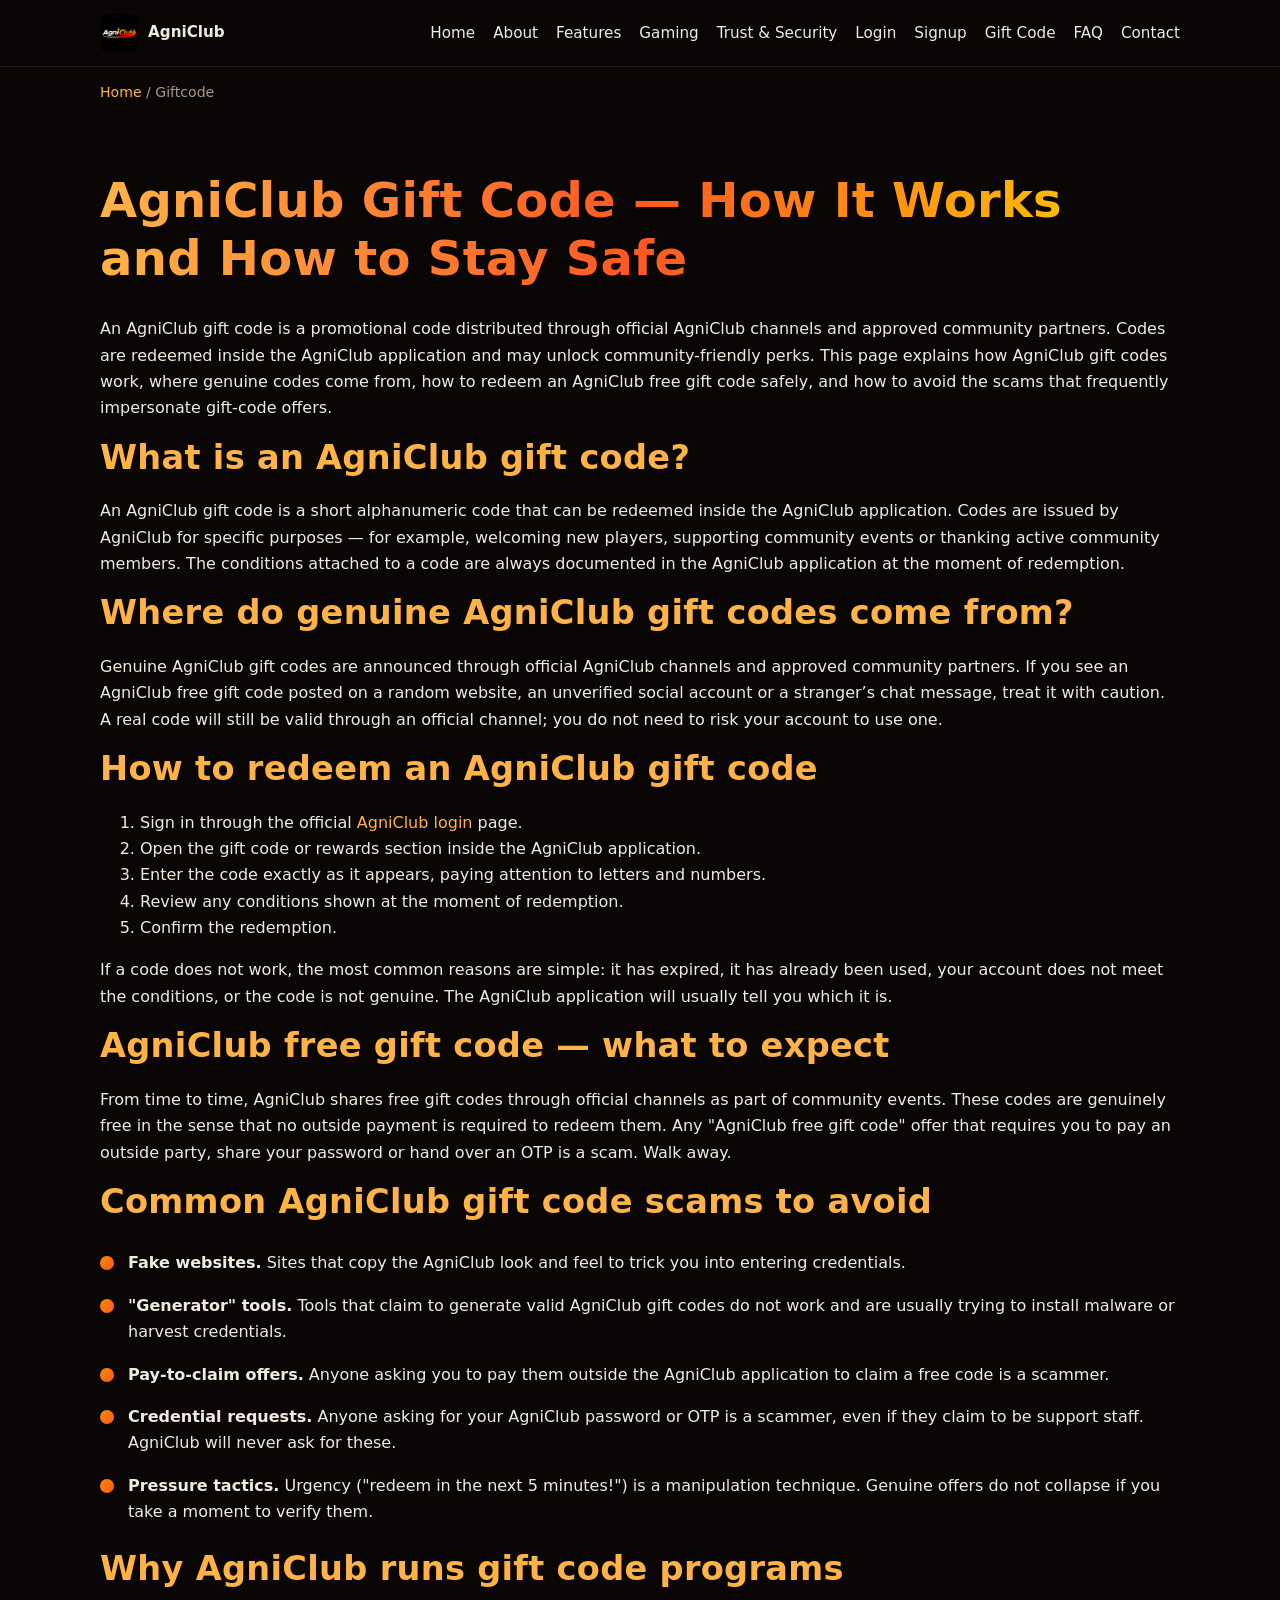
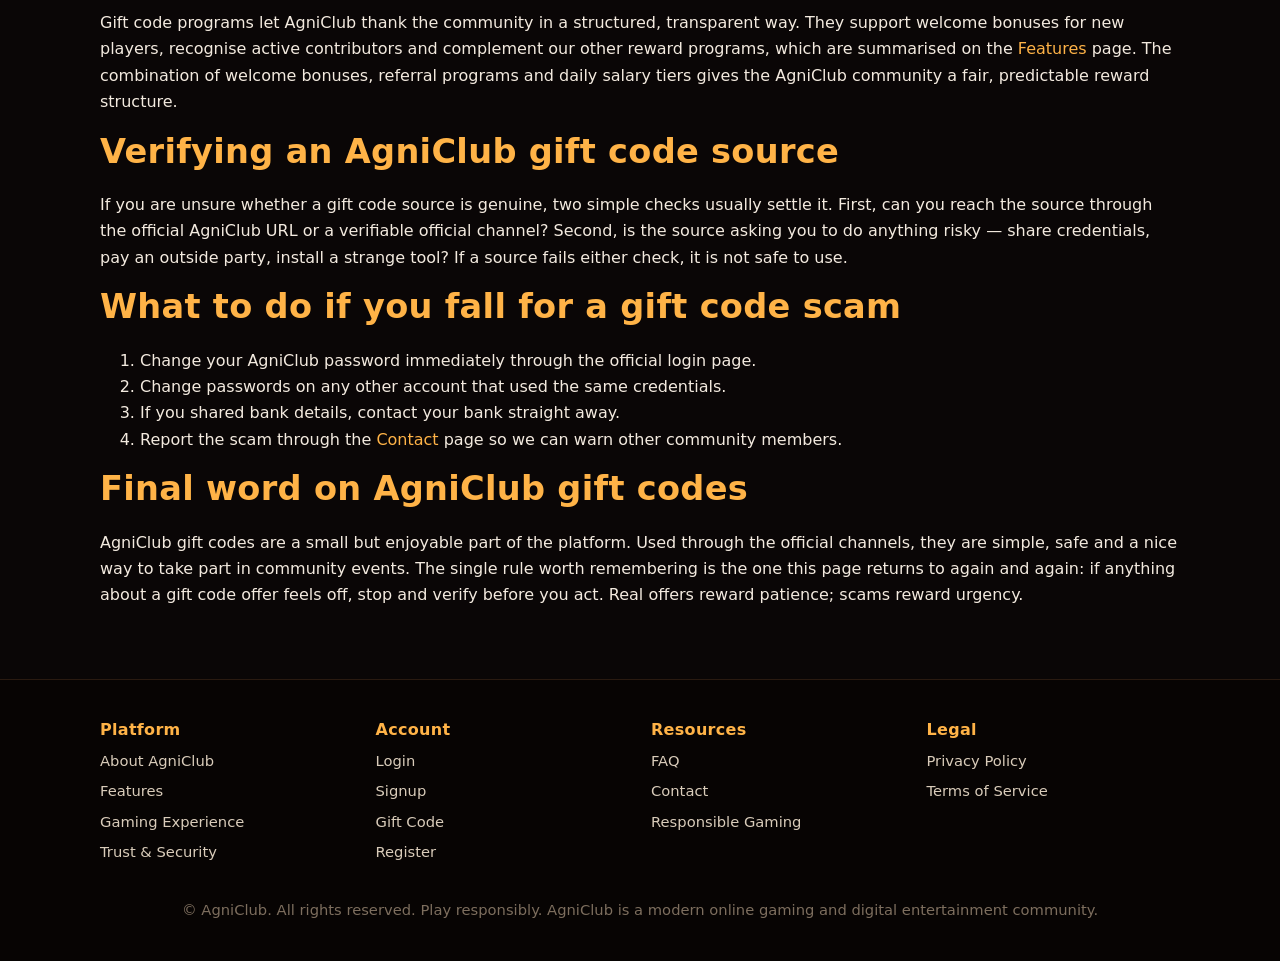
<file: giftcode.html>
<!doctype html>
<html lang="en">
<head>
<meta charset="utf-8">
<meta name="viewport" content="width=device-width,initial-scale=1">
<title>AgniClub Gift Code — Free Gift Code Guide & Safety</title>
<meta name="description" content="AgniClub gift code guide: how AgniClub gift codes work, how to redeem an AgniClub free gift code safely, and how to avoid the scams that impersonate gift-code offers.">
<meta name="keywords" content="agniclub giftcode, agniclub free giftcode, agniclub gift code, agniclub, agniclub login, agniclub signup">
<meta name="author" content="AgniClub">
<meta name="robots" content="index,follow,max-image-preview:large">
<meta name="theme-color" content="#ff5722">
<link rel="canonical" href="https://agniclub.games/giftcode.html">
<link rel="icon" type="image/svg+xml" href="/assets/favicon.svg">
<link rel="preload" as="style" href="/assets/style.css">
<link rel="stylesheet" href="/assets/style.css">
<meta property="og:type" content="website">
<meta property="og:site_name" content="AgniClub">
<meta property="og:title" content="AgniClub Gift Code — Free Gift Code Guide & Safety">
<meta property="og:description" content="AgniClub gift code guide: how AgniClub gift codes work, how to redeem an AgniClub free gift code safely, and how to avoid the scams that impersonate gift-code offers.">
<meta property="og:url" content="https://agniclub.games/giftcode.html">
<meta property="og:image" content="https://agniclub.games/assets/agniclub-logo.webp">
<meta name="twitter:card" content="summary_large_image">
<meta name="twitter:title" content="AgniClub Gift Code — Free Gift Code Guide & Safety">
<meta name="twitter:description" content="AgniClub gift code guide: how AgniClub gift codes work, how to redeem an AgniClub free gift code safely, and how to avoid the scams that impersonate gift-code offers.">
<meta name="twitter:image" content="https://agniclub.games/assets/agniclub-logo.webp">
<script type="application/ld+json">{"@context":"https://schema.org","@type":"Organization","name":"AgniClub","url":"https://agniclub.games","logo":"https://agniclub.games/assets/agniclub-logo.webp","sameAs":["https://agniclub.games"],"description":"AgniClub is a modern online gaming platform and digital entertainment community offering fast-paced skill-based gaming experiences."}</script>
<script type="application/ld+json">{"@context":"https://schema.org","@type":"WebSite","name":"AgniClub","url":"https://agniclub.games","potentialAction":{"@type":"SearchAction","target":"https://agniclub.games/?q={search_term_string}","query-input":"required name=search_term_string"}}</script>
<script type="application/ld+json">{"@context":"https://schema.org","@type":"WebPage","name":"AgniClub Gift Code \u2014 Free Gift Code Guide & Safety","url":"https://agniclub.games/giftcode.html","description":"AgniClub gift code guide: how AgniClub gift codes work, how to redeem an AgniClub free gift code safely, and how to avoid the scams that impersonate gift-code offers.","isPartOf":{"@type":"WebSite","name":"AgniClub","url":"https://agniclub.games"},"publisher":{"@type":"Organization","name":"AgniClub","logo":{"@type":"ImageObject","url":"https://agniclub.games/assets/agniclub-logo.webp"}}}</script>
<script type="application/ld+json">{"@context":"https://schema.org","@type":"BreadcrumbList","itemListElement":[{"@type":"ListItem","position":1,"name":"Home","item":"https://agniclub.games/"},{"@type":"ListItem","position":2,"name":"Giftcode","item":"https://agniclub.games/giftcode.html"}]}</script>
</head>
<body>
<a class="skip" href="#main">Skip to main content</a>
<header class="site"><nav class="nav" aria-label="Primary">
  <a class="brand" href="/" aria-label="AgniClub home"><img src="/assets/agniclub-logo.webp" alt="AgniClub logo" width="38" height="38" loading="eager" decoding="async"><span>AgniClub</span></a>
  <button class="menu-toggle" aria-label="Toggle menu" aria-expanded="false">Menu</button>
  <ul><li><a href="/">Home</a></li>
<li><a href="/about.html">About</a></li>
<li><a href="/features.html">Features</a></li>
<li><a href="/gaming.html">Gaming</a></li>
<li><a href="/trust-security.html">Trust & Security</a></li>
<li><a href="/login.html">Login</a></li>
<li><a href="/signup.html">Signup</a></li>
<li><a href="/giftcode.html">Gift Code</a></li>
<li><a href="/faq.html">FAQ</a></li>
<li><a href="/contact.html">Contact</a></li></ul>
</nav></header>
<div class="container"><nav class="crumbs" aria-label="Breadcrumb"><a href="/">Home</a> / <span>Giftcode</span></nav></div>
<main id="main">

<section><div class="container">
  <h1>AgniClub Gift Code — How It Works and How to Stay Safe</h1>
  <p>An AgniClub gift code is a promotional code distributed through official AgniClub channels and approved community partners. Codes are redeemed inside the AgniClub application and may unlock community-friendly perks. This page explains how AgniClub gift codes work, where genuine codes come from, how to redeem an AgniClub free gift code safely, and how to avoid the scams that frequently impersonate gift-code offers.</p>

  <h2>What is an AgniClub gift code?</h2>
  <p>An AgniClub gift code is a short alphanumeric code that can be redeemed inside the AgniClub application. Codes are issued by AgniClub for specific purposes — for example, welcoming new players, supporting community events or thanking active community members. The conditions attached to a code are always documented in the AgniClub application at the moment of redemption.</p>

  <h2>Where do genuine AgniClub gift codes come from?</h2>
  <p>Genuine AgniClub gift codes are announced through official AgniClub channels and approved community partners. If you see an AgniClub free gift code posted on a random website, an unverified social account or a stranger&rsquo;s chat message, treat it with caution. A real code will still be valid through an official channel; you do not need to risk your account to use one.</p>

  <h2>How to redeem an AgniClub gift code</h2>
  <ol>
    <li>Sign in through the official <a href="/login.html">AgniClub login</a> page.</li>
    <li>Open the gift code or rewards section inside the AgniClub application.</li>
    <li>Enter the code exactly as it appears, paying attention to letters and numbers.</li>
    <li>Review any conditions shown at the moment of redemption.</li>
    <li>Confirm the redemption.</li>
  </ol>
  <p>If a code does not work, the most common reasons are simple: it has expired, it has already been used, your account does not meet the conditions, or the code is not genuine. The AgniClub application will usually tell you which it is.</p>

  <h2>AgniClub free gift code — what to expect</h2>
  <p>From time to time, AgniClub shares free gift codes through official channels as part of community events. These codes are genuinely free in the sense that no outside payment is required to redeem them. Any "AgniClub free gift code" offer that requires you to pay an outside party, share your password or hand over an OTP is a scam. Walk away.</p>

  <h2>Common AgniClub gift code scams to avoid</h2>
  <ul class="checks">
    <li><strong>Fake websites.</strong> Sites that copy the AgniClub look and feel to trick you into entering credentials.</li>
    <li><strong>"Generator" tools.</strong> Tools that claim to generate valid AgniClub gift codes do not work and are usually trying to install malware or harvest credentials.</li>
    <li><strong>Pay-to-claim offers.</strong> Anyone asking you to pay them outside the AgniClub application to claim a free code is a scammer.</li>
    <li><strong>Credential requests.</strong> Anyone asking for your AgniClub password or OTP is a scammer, even if they claim to be support staff. AgniClub will never ask for these.</li>
    <li><strong>Pressure tactics.</strong> Urgency ("redeem in the next 5 minutes!") is a manipulation technique. Genuine offers do not collapse if you take a moment to verify them.</li>
  </ul>

  <h2>Why AgniClub runs gift code programs</h2>
  <p>Gift code programs let AgniClub thank the community in a structured, transparent way. They support welcome bonuses for new players, recognise active contributors and complement our other reward programs, which are summarised on the <a href="/features.html">Features</a> page. The combination of welcome bonuses, referral programs and daily salary tiers gives the AgniClub community a fair, predictable reward structure.</p>

  <h2>Verifying an AgniClub gift code source</h2>
  <p>If you are unsure whether a gift code source is genuine, two simple checks usually settle it. First, can you reach the source through the official AgniClub URL or a verifiable official channel? Second, is the source asking you to do anything risky — share credentials, pay an outside party, install a strange tool? If a source fails either check, it is not safe to use.</p>

  <h2>What to do if you fall for a gift code scam</h2>
  <ol>
    <li>Change your AgniClub password immediately through the official login page.</li>
    <li>Change passwords on any other account that used the same credentials.</li>
    <li>If you shared bank details, contact your bank straight away.</li>
    <li>Report the scam through the <a href="/contact.html">Contact</a> page so we can warn other community members.</li>
  </ol>

  <h2>Final word on AgniClub gift codes</h2>
  <p>AgniClub gift codes are a small but enjoyable part of the platform. Used through the official channels, they are simple, safe and a nice way to take part in community events. The single rule worth remembering is the one this page returns to again and again: if anything about a gift code offer feels off, stop and verify before you act. Real offers reward patience; scams reward urgency.</p>
</div></section>

</main>
<footer class="site"><div class="container">
  <div class="grid"><div><h3 style="color:#ffb347;font-size:1rem;margin:0 0 10px">Platform</h3><ul style="list-style:none;padding:0;margin:0"><li style="margin:6px 0"><a href="/about.html">About AgniClub</a></li><li style="margin:6px 0"><a href="/features.html">Features</a></li><li style="margin:6px 0"><a href="/gaming.html">Gaming Experience</a></li><li style="margin:6px 0"><a href="/trust-security.html">Trust & Security</a></li></ul></div><div><h3 style="color:#ffb347;font-size:1rem;margin:0 0 10px">Account</h3><ul style="list-style:none;padding:0;margin:0"><li style="margin:6px 0"><a href="/login.html">Login</a></li><li style="margin:6px 0"><a href="/signup.html">Signup</a></li><li style="margin:6px 0"><a href="/giftcode.html">Gift Code</a></li><li style="margin:6px 0"><a href="/register.html">Register</a></li></ul></div><div><h3 style="color:#ffb347;font-size:1rem;margin:0 0 10px">Resources</h3><ul style="list-style:none;padding:0;margin:0"><li style="margin:6px 0"><a href="/faq.html">FAQ</a></li><li style="margin:6px 0"><a href="/contact.html">Contact</a></li><li style="margin:6px 0"><a href="/responsible-gaming.html">Responsible Gaming</a></li></ul></div><div><h3 style="color:#ffb347;font-size:1rem;margin:0 0 10px">Legal</h3><ul style="list-style:none;padding:0;margin:0"><li style="margin:6px 0"><a href="/privacy.html">Privacy Policy</a></li><li style="margin:6px 0"><a href="/terms.html">Terms of Service</a></li></ul></div></div>
  <p style="margin-top:28px;text-align:center;color:#7d6e5e">© AgniClub. All rights reserved. Play responsibly. AgniClub is a modern online gaming and digital entertainment community.</p>
</div></footer>
<script src="/assets/main.js" defer></script>
</body></html>
</file>
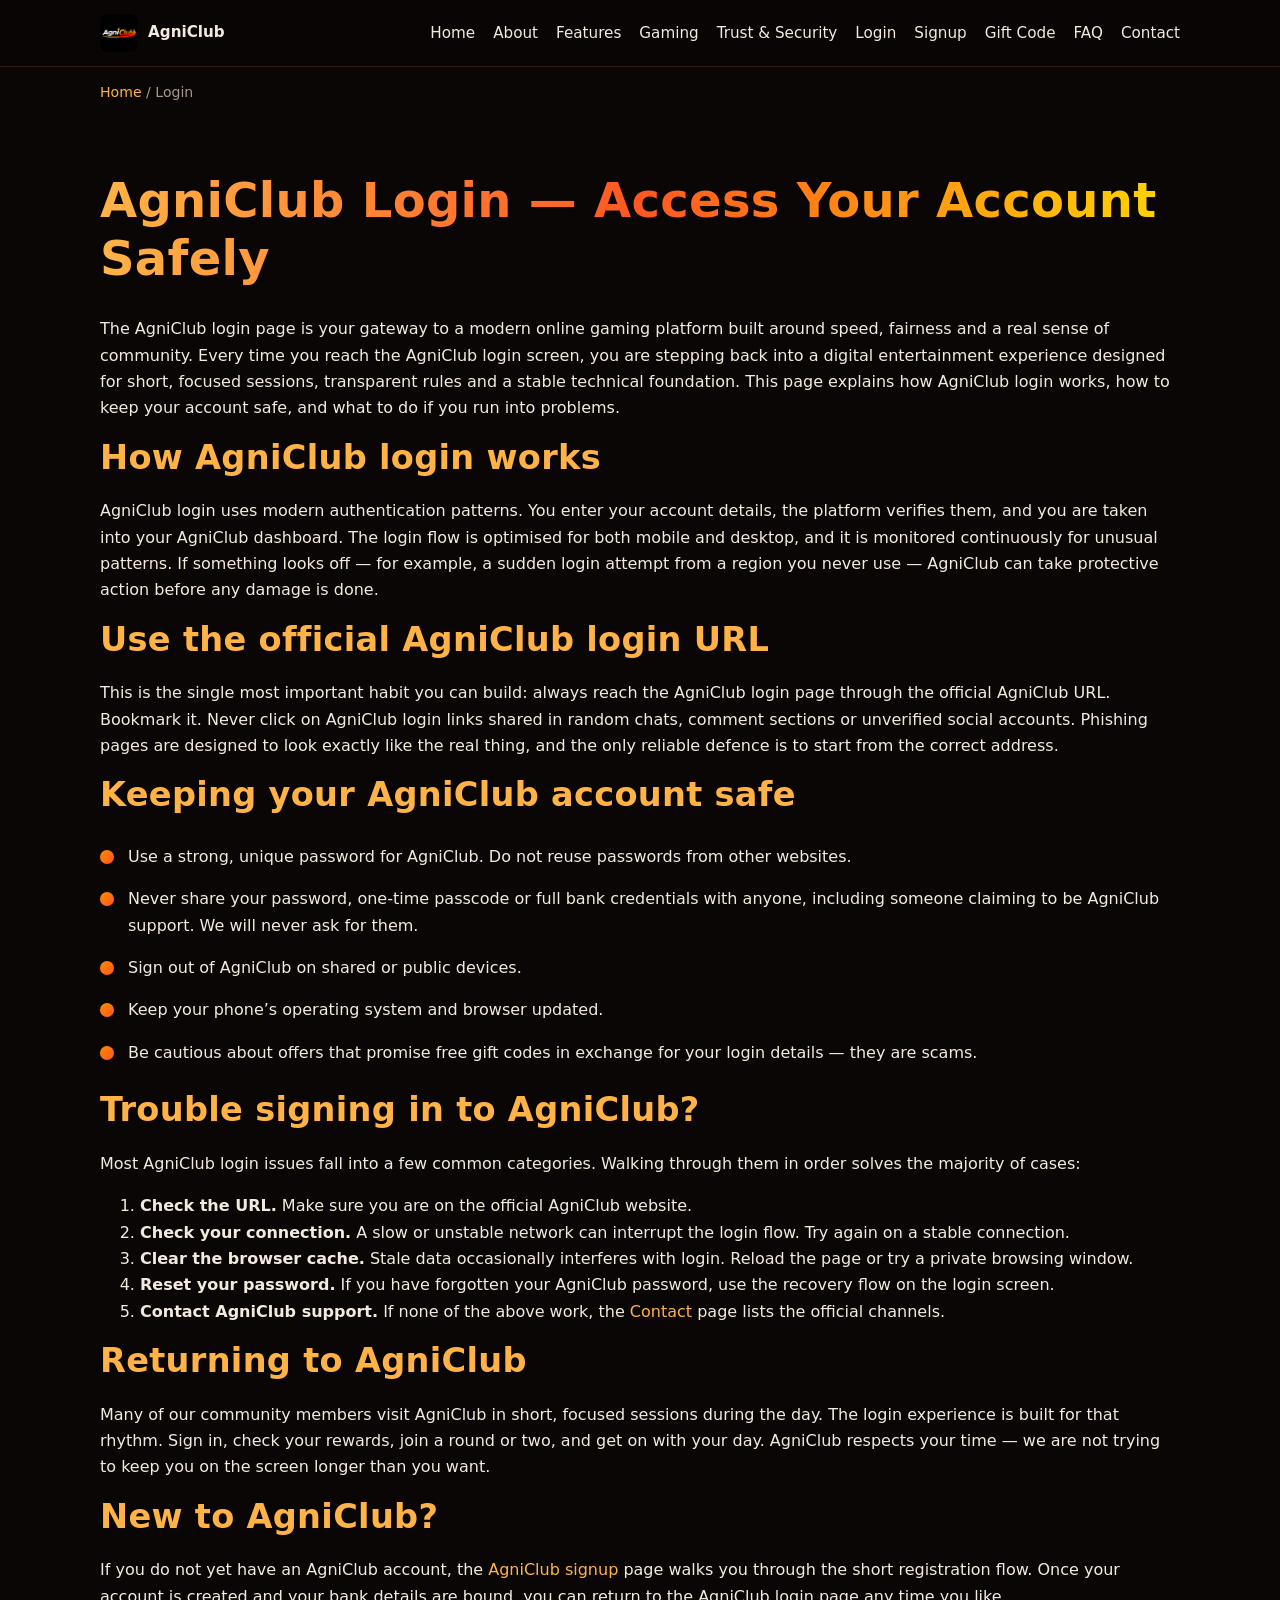
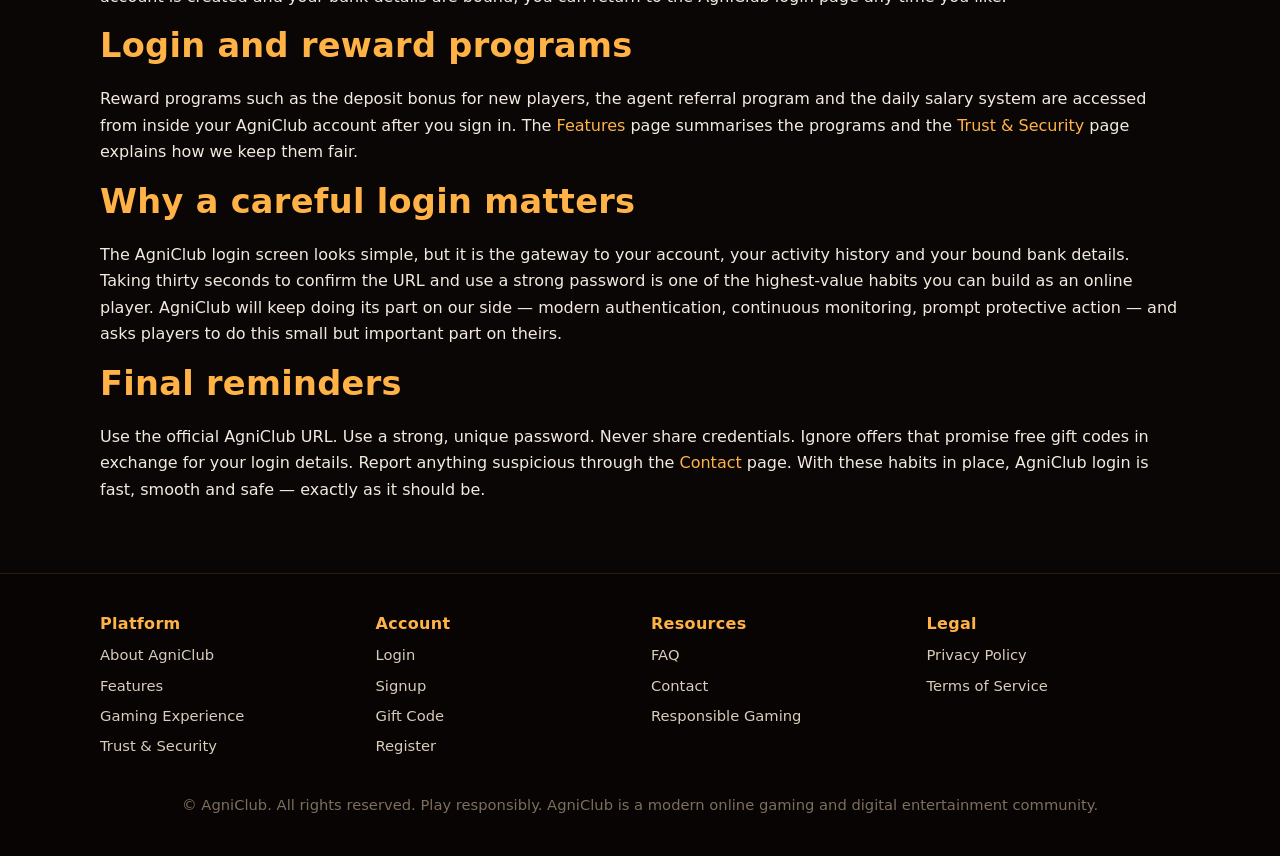
<file: login.html>
<!doctype html>
<html lang="en">
<head>
<meta charset="utf-8">
<meta name="viewport" content="width=device-width,initial-scale=1">
<title>AgniClub Login — Official Account Access</title>
<meta name="description" content="AgniClub login: how the official AgniClub login works, account safety tips, common sign-in issues and how to reach support. Always use the official AgniClub URL.">
<meta name="keywords" content="agniclub login, agniclub, agniclub signup, agniclub register, agniclub giftcode, agniclub free giftcode">
<meta name="author" content="AgniClub">
<meta name="robots" content="index,follow,max-image-preview:large">
<meta name="theme-color" content="#ff5722">
<link rel="canonical" href="https://agniclub.games/login.html">
<link rel="icon" type="image/svg+xml" href="/assets/favicon.svg">
<link rel="preload" as="style" href="/assets/style.css">
<link rel="stylesheet" href="/assets/style.css">
<meta property="og:type" content="website">
<meta property="og:site_name" content="AgniClub">
<meta property="og:title" content="AgniClub Login — Official Account Access">
<meta property="og:description" content="AgniClub login: how the official AgniClub login works, account safety tips, common sign-in issues and how to reach support. Always use the official AgniClub URL.">
<meta property="og:url" content="https://agniclub.games/login.html">
<meta property="og:image" content="https://agniclub.games/assets/agniclub-logo.webp">
<meta name="twitter:card" content="summary_large_image">
<meta name="twitter:title" content="AgniClub Login — Official Account Access">
<meta name="twitter:description" content="AgniClub login: how the official AgniClub login works, account safety tips, common sign-in issues and how to reach support. Always use the official AgniClub URL.">
<meta name="twitter:image" content="https://agniclub.games/assets/agniclub-logo.webp">
<script type="application/ld+json">{"@context":"https://schema.org","@type":"Organization","name":"AgniClub","url":"https://agniclub.games","logo":"https://agniclub.games/assets/agniclub-logo.webp","sameAs":["https://agniclub.games"],"description":"AgniClub is a modern online gaming platform and digital entertainment community offering fast-paced skill-based gaming experiences."}</script>
<script type="application/ld+json">{"@context":"https://schema.org","@type":"WebSite","name":"AgniClub","url":"https://agniclub.games","potentialAction":{"@type":"SearchAction","target":"https://agniclub.games/?q={search_term_string}","query-input":"required name=search_term_string"}}</script>
<script type="application/ld+json">{"@context":"https://schema.org","@type":"WebPage","name":"AgniClub Login \u2014 Official Account Access","url":"https://agniclub.games/login.html","description":"AgniClub login: how the official AgniClub login works, account safety tips, common sign-in issues and how to reach support. Always use the official AgniClub URL.","isPartOf":{"@type":"WebSite","name":"AgniClub","url":"https://agniclub.games"},"publisher":{"@type":"Organization","name":"AgniClub","logo":{"@type":"ImageObject","url":"https://agniclub.games/assets/agniclub-logo.webp"}}}</script>
<script type="application/ld+json">{"@context":"https://schema.org","@type":"BreadcrumbList","itemListElement":[{"@type":"ListItem","position":1,"name":"Home","item":"https://agniclub.games/"},{"@type":"ListItem","position":2,"name":"Login","item":"https://agniclub.games/login.html"}]}</script>
</head>
<body>
<a class="skip" href="#main">Skip to main content</a>
<header class="site"><nav class="nav" aria-label="Primary">
  <a class="brand" href="/" aria-label="AgniClub home"><img src="/assets/agniclub-logo.webp" alt="AgniClub logo" width="38" height="38" loading="eager" decoding="async"><span>AgniClub</span></a>
  <button class="menu-toggle" aria-label="Toggle menu" aria-expanded="false">Menu</button>
  <ul><li><a href="/">Home</a></li>
<li><a href="/about.html">About</a></li>
<li><a href="/features.html">Features</a></li>
<li><a href="/gaming.html">Gaming</a></li>
<li><a href="/trust-security.html">Trust & Security</a></li>
<li><a href="/login.html">Login</a></li>
<li><a href="/signup.html">Signup</a></li>
<li><a href="/giftcode.html">Gift Code</a></li>
<li><a href="/faq.html">FAQ</a></li>
<li><a href="/contact.html">Contact</a></li></ul>
</nav></header>
<div class="container"><nav class="crumbs" aria-label="Breadcrumb"><a href="/">Home</a> / <span>Login</span></nav></div>
<main id="main">

<section><div class="container">
  <h1>AgniClub Login — Access Your Account Safely</h1>
  <p>The AgniClub login page is your gateway to a modern online gaming platform built around speed, fairness and a real sense of community. Every time you reach the AgniClub login screen, you are stepping back into a digital entertainment experience designed for short, focused sessions, transparent rules and a stable technical foundation. This page explains how AgniClub login works, how to keep your account safe, and what to do if you run into problems.</p>

  <h2>How AgniClub login works</h2>
  <p>AgniClub login uses modern authentication patterns. You enter your account details, the platform verifies them, and you are taken into your AgniClub dashboard. The login flow is optimised for both mobile and desktop, and it is monitored continuously for unusual patterns. If something looks off — for example, a sudden login attempt from a region you never use — AgniClub can take protective action before any damage is done.</p>

  <h2>Use the official AgniClub login URL</h2>
  <p>This is the single most important habit you can build: always reach the AgniClub login page through the official AgniClub URL. Bookmark it. Never click on AgniClub login links shared in random chats, comment sections or unverified social accounts. Phishing pages are designed to look exactly like the real thing, and the only reliable defence is to start from the correct address.</p>

  <h2>Keeping your AgniClub account safe</h2>
  <ul class="checks">
    <li>Use a strong, unique password for AgniClub. Do not reuse passwords from other websites.</li>
    <li>Never share your password, one-time passcode or full bank credentials with anyone, including someone claiming to be AgniClub support. We will never ask for them.</li>
    <li>Sign out of AgniClub on shared or public devices.</li>
    <li>Keep your phone&rsquo;s operating system and browser updated.</li>
    <li>Be cautious about offers that promise free gift codes in exchange for your login details — they are scams.</li>
  </ul>

  <h2>Trouble signing in to AgniClub?</h2>
  <p>Most AgniClub login issues fall into a few common categories. Walking through them in order solves the majority of cases:</p>
  <ol>
    <li><strong>Check the URL.</strong> Make sure you are on the official AgniClub website.</li>
    <li><strong>Check your connection.</strong> A slow or unstable network can interrupt the login flow. Try again on a stable connection.</li>
    <li><strong>Clear the browser cache.</strong> Stale data occasionally interferes with login. Reload the page or try a private browsing window.</li>
    <li><strong>Reset your password.</strong> If you have forgotten your AgniClub password, use the recovery flow on the login screen.</li>
    <li><strong>Contact AgniClub support.</strong> If none of the above work, the <a href="/contact.html">Contact</a> page lists the official channels.</li>
  </ol>

  <h2>Returning to AgniClub</h2>
  <p>Many of our community members visit AgniClub in short, focused sessions during the day. The login experience is built for that rhythm. Sign in, check your rewards, join a round or two, and get on with your day. AgniClub respects your time — we are not trying to keep you on the screen longer than you want.</p>

  <h2>New to AgniClub?</h2>
  <p>If you do not yet have an AgniClub account, the <a href="/signup.html">AgniClub signup</a> page walks you through the short registration flow. Once your account is created and your bank details are bound, you can return to the AgniClub login page any time you like.</p>

  <h2>Login and reward programs</h2>
  <p>Reward programs such as the deposit bonus for new players, the agent referral program and the daily salary system are accessed from inside your AgniClub account after you sign in. The <a href="/features.html">Features</a> page summarises the programs and the <a href="/trust-security.html">Trust &amp; Security</a> page explains how we keep them fair.</p>

  <h2>Why a careful login matters</h2>
  <p>The AgniClub login screen looks simple, but it is the gateway to your account, your activity history and your bound bank details. Taking thirty seconds to confirm the URL and use a strong password is one of the highest-value habits you can build as an online player. AgniClub will keep doing its part on our side — modern authentication, continuous monitoring, prompt protective action — and asks players to do this small but important part on theirs.</p>

  <h2>Final reminders</h2>
  <p>Use the official AgniClub URL. Use a strong, unique password. Never share credentials. Ignore offers that promise free gift codes in exchange for your login details. Report anything suspicious through the <a href="/contact.html">Contact</a> page. With these habits in place, AgniClub login is fast, smooth and safe — exactly as it should be.</p>
</div></section>

</main>
<footer class="site"><div class="container">
  <div class="grid"><div><h3 style="color:#ffb347;font-size:1rem;margin:0 0 10px">Platform</h3><ul style="list-style:none;padding:0;margin:0"><li style="margin:6px 0"><a href="/about.html">About AgniClub</a></li><li style="margin:6px 0"><a href="/features.html">Features</a></li><li style="margin:6px 0"><a href="/gaming.html">Gaming Experience</a></li><li style="margin:6px 0"><a href="/trust-security.html">Trust & Security</a></li></ul></div><div><h3 style="color:#ffb347;font-size:1rem;margin:0 0 10px">Account</h3><ul style="list-style:none;padding:0;margin:0"><li style="margin:6px 0"><a href="/login.html">Login</a></li><li style="margin:6px 0"><a href="/signup.html">Signup</a></li><li style="margin:6px 0"><a href="/giftcode.html">Gift Code</a></li><li style="margin:6px 0"><a href="/register.html">Register</a></li></ul></div><div><h3 style="color:#ffb347;font-size:1rem;margin:0 0 10px">Resources</h3><ul style="list-style:none;padding:0;margin:0"><li style="margin:6px 0"><a href="/faq.html">FAQ</a></li><li style="margin:6px 0"><a href="/contact.html">Contact</a></li><li style="margin:6px 0"><a href="/responsible-gaming.html">Responsible Gaming</a></li></ul></div><div><h3 style="color:#ffb347;font-size:1rem;margin:0 0 10px">Legal</h3><ul style="list-style:none;padding:0;margin:0"><li style="margin:6px 0"><a href="/privacy.html">Privacy Policy</a></li><li style="margin:6px 0"><a href="/terms.html">Terms of Service</a></li></ul></div></div>
  <p style="margin-top:28px;text-align:center;color:#7d6e5e">© AgniClub. All rights reserved. Play responsibly. AgniClub is a modern online gaming and digital entertainment community.</p>
</div></footer>
<script src="/assets/main.js" defer></script>
</body></html>
</file>
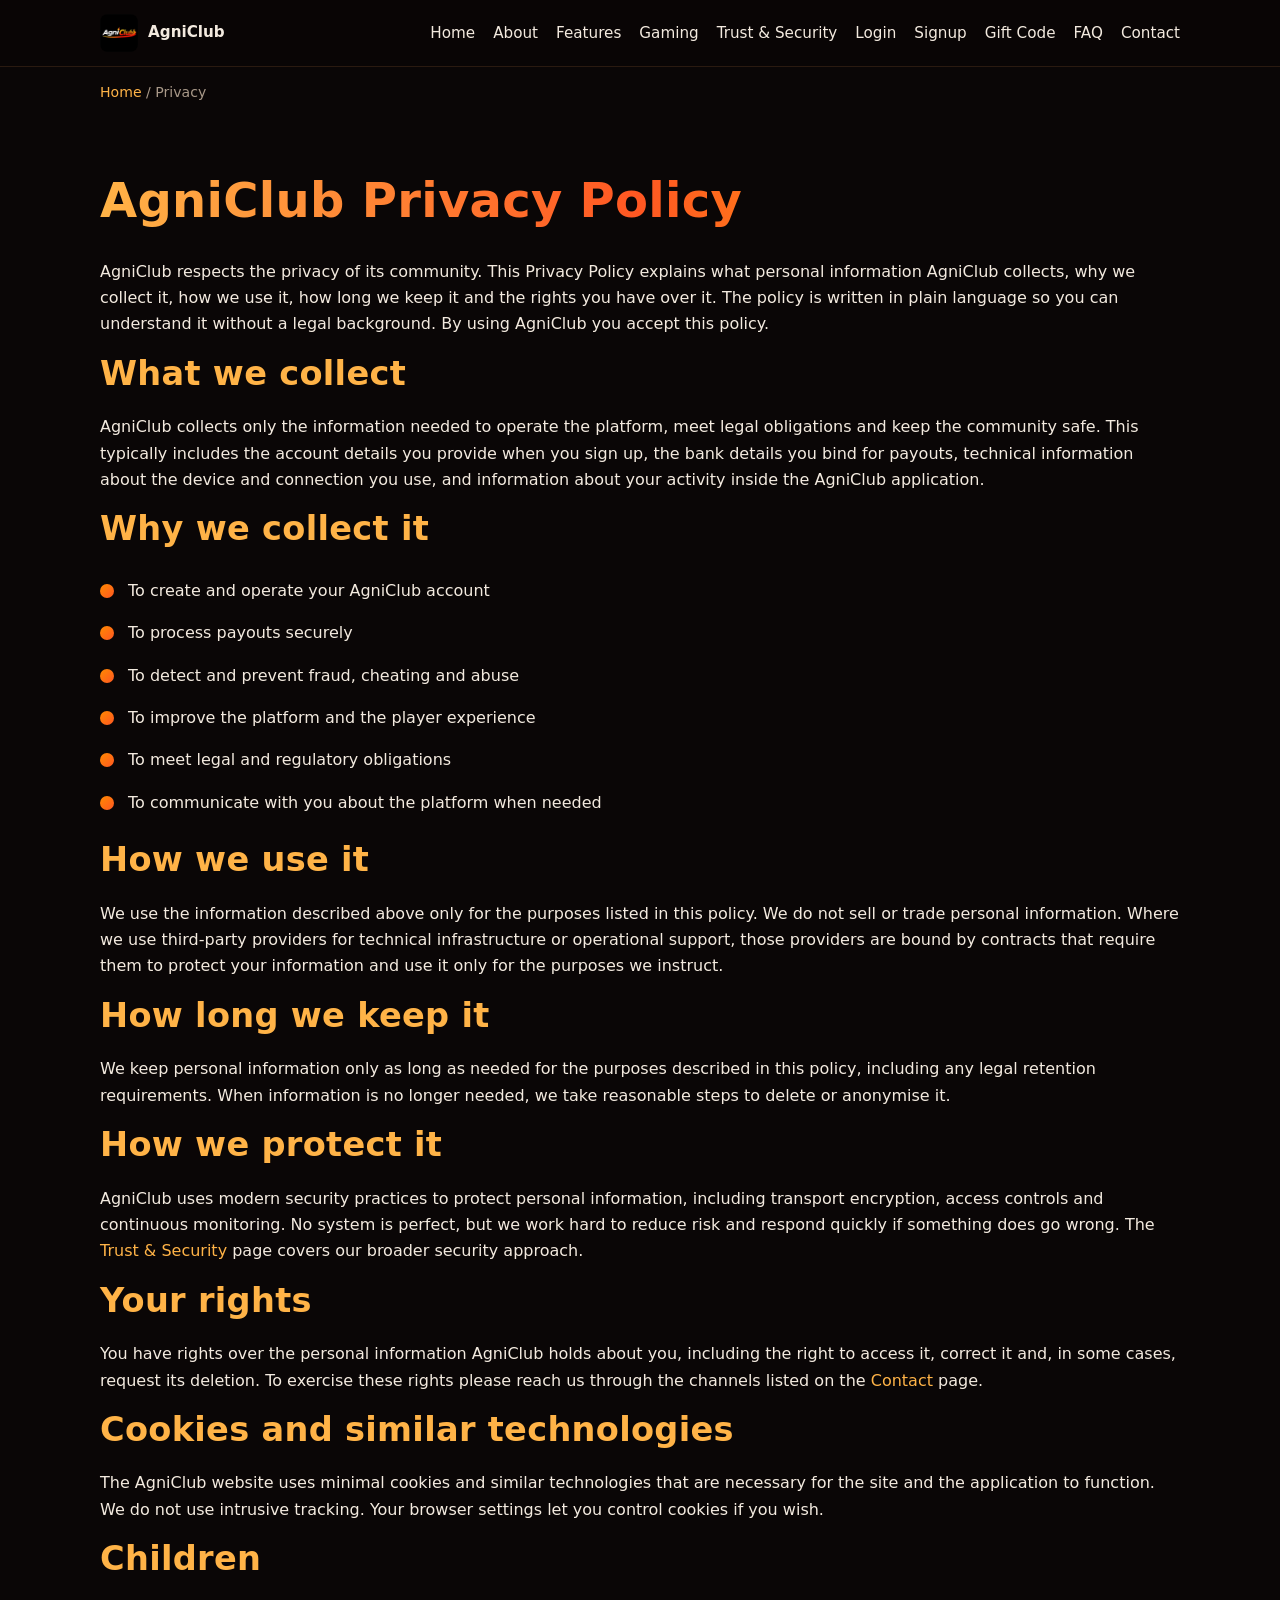
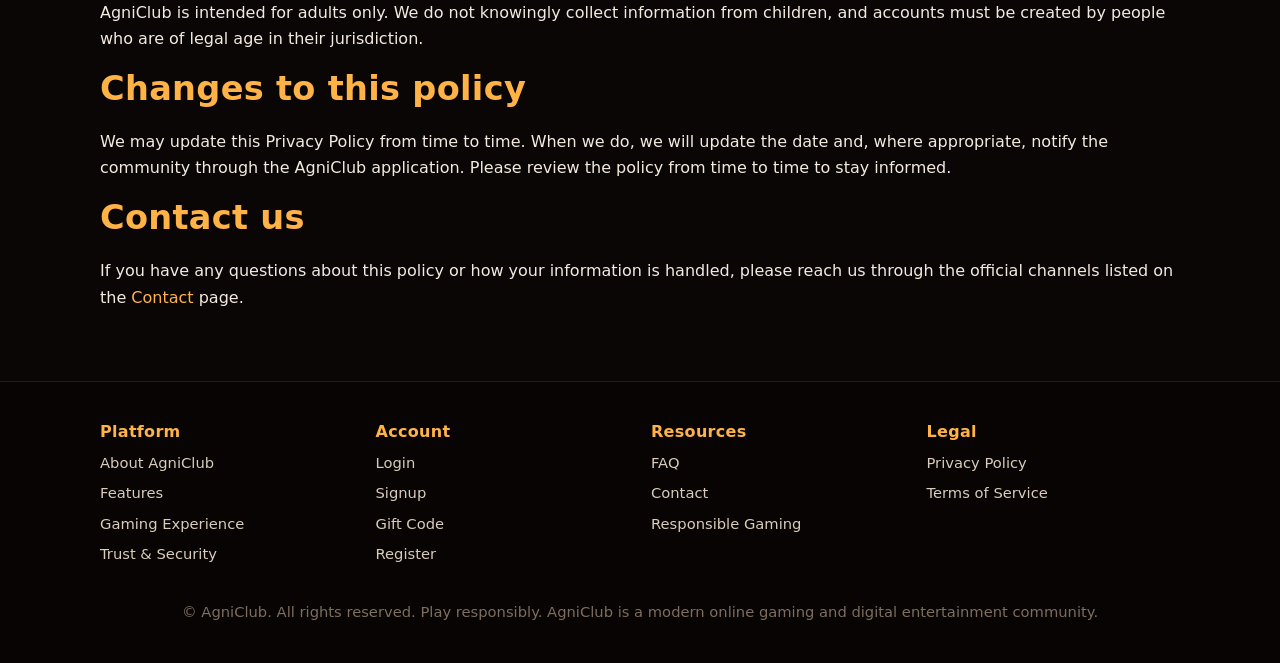
<file: privacy.html>
<!doctype html>
<html lang="en">
<head>
<meta charset="utf-8">
<meta name="viewport" content="width=device-width,initial-scale=1">
<title>Privacy Policy — AgniClub</title>
<meta name="description" content="AgniClub Privacy Policy: what personal information we collect, why we collect it, how we protect it, how long we keep it and the rights you have over your data.">
<meta name="keywords" content="agniclub, agniclub login, agniclub signup, agniclub register, agniclub giftcode, agniclub free giftcode, online gaming platform, gaming community">
<meta name="author" content="AgniClub">
<meta name="robots" content="index,follow,max-image-preview:large">
<meta name="theme-color" content="#ff5722">
<link rel="canonical" href="https://agniclub.games/privacy.html">
<link rel="icon" type="image/svg+xml" href="/assets/favicon.svg">
<link rel="preload" as="style" href="/assets/style.css">
<link rel="stylesheet" href="/assets/style.css">
<meta property="og:type" content="website">
<meta property="og:site_name" content="AgniClub">
<meta property="og:title" content="Privacy Policy — AgniClub">
<meta property="og:description" content="AgniClub Privacy Policy: what personal information we collect, why we collect it, how we protect it, how long we keep it and the rights you have over your data.">
<meta property="og:url" content="https://agniclub.games/privacy.html">
<meta property="og:image" content="https://agniclub.games/assets/agniclub-logo.webp">
<meta name="twitter:card" content="summary_large_image">
<meta name="twitter:title" content="Privacy Policy — AgniClub">
<meta name="twitter:description" content="AgniClub Privacy Policy: what personal information we collect, why we collect it, how we protect it, how long we keep it and the rights you have over your data.">
<meta name="twitter:image" content="https://agniclub.games/assets/agniclub-logo.webp">
<script type="application/ld+json">{"@context":"https://schema.org","@type":"Organization","name":"AgniClub","url":"https://agniclub.games","logo":"https://agniclub.games/assets/agniclub-logo.webp","sameAs":["https://agniclub.games"],"description":"AgniClub is a modern online gaming platform and digital entertainment community offering fast-paced skill-based gaming experiences."}</script>
<script type="application/ld+json">{"@context":"https://schema.org","@type":"WebSite","name":"AgniClub","url":"https://agniclub.games","potentialAction":{"@type":"SearchAction","target":"https://agniclub.games/?q={search_term_string}","query-input":"required name=search_term_string"}}</script>
<script type="application/ld+json">{"@context":"https://schema.org","@type":"WebPage","name":"Privacy Policy \u2014 AgniClub","url":"https://agniclub.games/privacy.html","description":"AgniClub Privacy Policy: what personal information we collect, why we collect it, how we protect it, how long we keep it and the rights you have over your data.","isPartOf":{"@type":"WebSite","name":"AgniClub","url":"https://agniclub.games"},"publisher":{"@type":"Organization","name":"AgniClub","logo":{"@type":"ImageObject","url":"https://agniclub.games/assets/agniclub-logo.webp"}}}</script>
<script type="application/ld+json">{"@context":"https://schema.org","@type":"BreadcrumbList","itemListElement":[{"@type":"ListItem","position":1,"name":"Home","item":"https://agniclub.games/"},{"@type":"ListItem","position":2,"name":"Privacy","item":"https://agniclub.games/privacy.html"}]}</script>
</head>
<body>
<a class="skip" href="#main">Skip to main content</a>
<header class="site"><nav class="nav" aria-label="Primary">
  <a class="brand" href="/" aria-label="AgniClub home"><img src="/assets/agniclub-logo.webp" alt="AgniClub logo" width="38" height="38" loading="eager" decoding="async"><span>AgniClub</span></a>
  <button class="menu-toggle" aria-label="Toggle menu" aria-expanded="false">Menu</button>
  <ul><li><a href="/">Home</a></li>
<li><a href="/about.html">About</a></li>
<li><a href="/features.html">Features</a></li>
<li><a href="/gaming.html">Gaming</a></li>
<li><a href="/trust-security.html">Trust & Security</a></li>
<li><a href="/login.html">Login</a></li>
<li><a href="/signup.html">Signup</a></li>
<li><a href="/giftcode.html">Gift Code</a></li>
<li><a href="/faq.html">FAQ</a></li>
<li><a href="/contact.html">Contact</a></li></ul>
</nav></header>
<div class="container"><nav class="crumbs" aria-label="Breadcrumb"><a href="/">Home</a> / <span>Privacy</span></nav></div>
<main id="main">

<section><div class="container">
  <h1>AgniClub Privacy Policy</h1>
  <p>AgniClub respects the privacy of its community. This Privacy Policy explains what personal information AgniClub collects, why we collect it, how we use it, how long we keep it and the rights you have over it. The policy is written in plain language so you can understand it without a legal background. By using AgniClub you accept this policy.</p>

  <h2>What we collect</h2>
  <p>AgniClub collects only the information needed to operate the platform, meet legal obligations and keep the community safe. This typically includes the account details you provide when you sign up, the bank details you bind for payouts, technical information about the device and connection you use, and information about your activity inside the AgniClub application.</p>

  <h2>Why we collect it</h2>
  <ul class="checks">
    <li>To create and operate your AgniClub account</li>
    <li>To process payouts securely</li>
    <li>To detect and prevent fraud, cheating and abuse</li>
    <li>To improve the platform and the player experience</li>
    <li>To meet legal and regulatory obligations</li>
    <li>To communicate with you about the platform when needed</li>
  </ul>

  <h2>How we use it</h2>
  <p>We use the information described above only for the purposes listed in this policy. We do not sell or trade personal information. Where we use third-party providers for technical infrastructure or operational support, those providers are bound by contracts that require them to protect your information and use it only for the purposes we instruct.</p>

  <h2>How long we keep it</h2>
  <p>We keep personal information only as long as needed for the purposes described in this policy, including any legal retention requirements. When information is no longer needed, we take reasonable steps to delete or anonymise it.</p>

  <h2>How we protect it</h2>
  <p>AgniClub uses modern security practices to protect personal information, including transport encryption, access controls and continuous monitoring. No system is perfect, but we work hard to reduce risk and respond quickly if something does go wrong. The <a href="/trust-security.html">Trust &amp; Security</a> page covers our broader security approach.</p>

  <h2>Your rights</h2>
  <p>You have rights over the personal information AgniClub holds about you, including the right to access it, correct it and, in some cases, request its deletion. To exercise these rights please reach us through the channels listed on the <a href="/contact.html">Contact</a> page.</p>

  <h2>Cookies and similar technologies</h2>
  <p>The AgniClub website uses minimal cookies and similar technologies that are necessary for the site and the application to function. We do not use intrusive tracking. Your browser settings let you control cookies if you wish.</p>

  <h2>Children</h2>
  <p>AgniClub is intended for adults only. We do not knowingly collect information from children, and accounts must be created by people who are of legal age in their jurisdiction.</p>

  <h2>Changes to this policy</h2>
  <p>We may update this Privacy Policy from time to time. When we do, we will update the date and, where appropriate, notify the community through the AgniClub application. Please review the policy from time to time to stay informed.</p>

  <h2>Contact us</h2>
  <p>If you have any questions about this policy or how your information is handled, please reach us through the official channels listed on the <a href="/contact.html">Contact</a> page.</p>
</div></section>

</main>
<footer class="site"><div class="container">
  <div class="grid"><div><h3 style="color:#ffb347;font-size:1rem;margin:0 0 10px">Platform</h3><ul style="list-style:none;padding:0;margin:0"><li style="margin:6px 0"><a href="/about.html">About AgniClub</a></li><li style="margin:6px 0"><a href="/features.html">Features</a></li><li style="margin:6px 0"><a href="/gaming.html">Gaming Experience</a></li><li style="margin:6px 0"><a href="/trust-security.html">Trust & Security</a></li></ul></div><div><h3 style="color:#ffb347;font-size:1rem;margin:0 0 10px">Account</h3><ul style="list-style:none;padding:0;margin:0"><li style="margin:6px 0"><a href="/login.html">Login</a></li><li style="margin:6px 0"><a href="/signup.html">Signup</a></li><li style="margin:6px 0"><a href="/giftcode.html">Gift Code</a></li><li style="margin:6px 0"><a href="/register.html">Register</a></li></ul></div><div><h3 style="color:#ffb347;font-size:1rem;margin:0 0 10px">Resources</h3><ul style="list-style:none;padding:0;margin:0"><li style="margin:6px 0"><a href="/faq.html">FAQ</a></li><li style="margin:6px 0"><a href="/contact.html">Contact</a></li><li style="margin:6px 0"><a href="/responsible-gaming.html">Responsible Gaming</a></li></ul></div><div><h3 style="color:#ffb347;font-size:1rem;margin:0 0 10px">Legal</h3><ul style="list-style:none;padding:0;margin:0"><li style="margin:6px 0"><a href="/privacy.html">Privacy Policy</a></li><li style="margin:6px 0"><a href="/terms.html">Terms of Service</a></li></ul></div></div>
  <p style="margin-top:28px;text-align:center;color:#7d6e5e">© AgniClub. All rights reserved. Play responsibly. AgniClub is a modern online gaming and digital entertainment community.</p>
</div></footer>
<script src="/assets/main.js" defer></script>
</body></html>
</file>
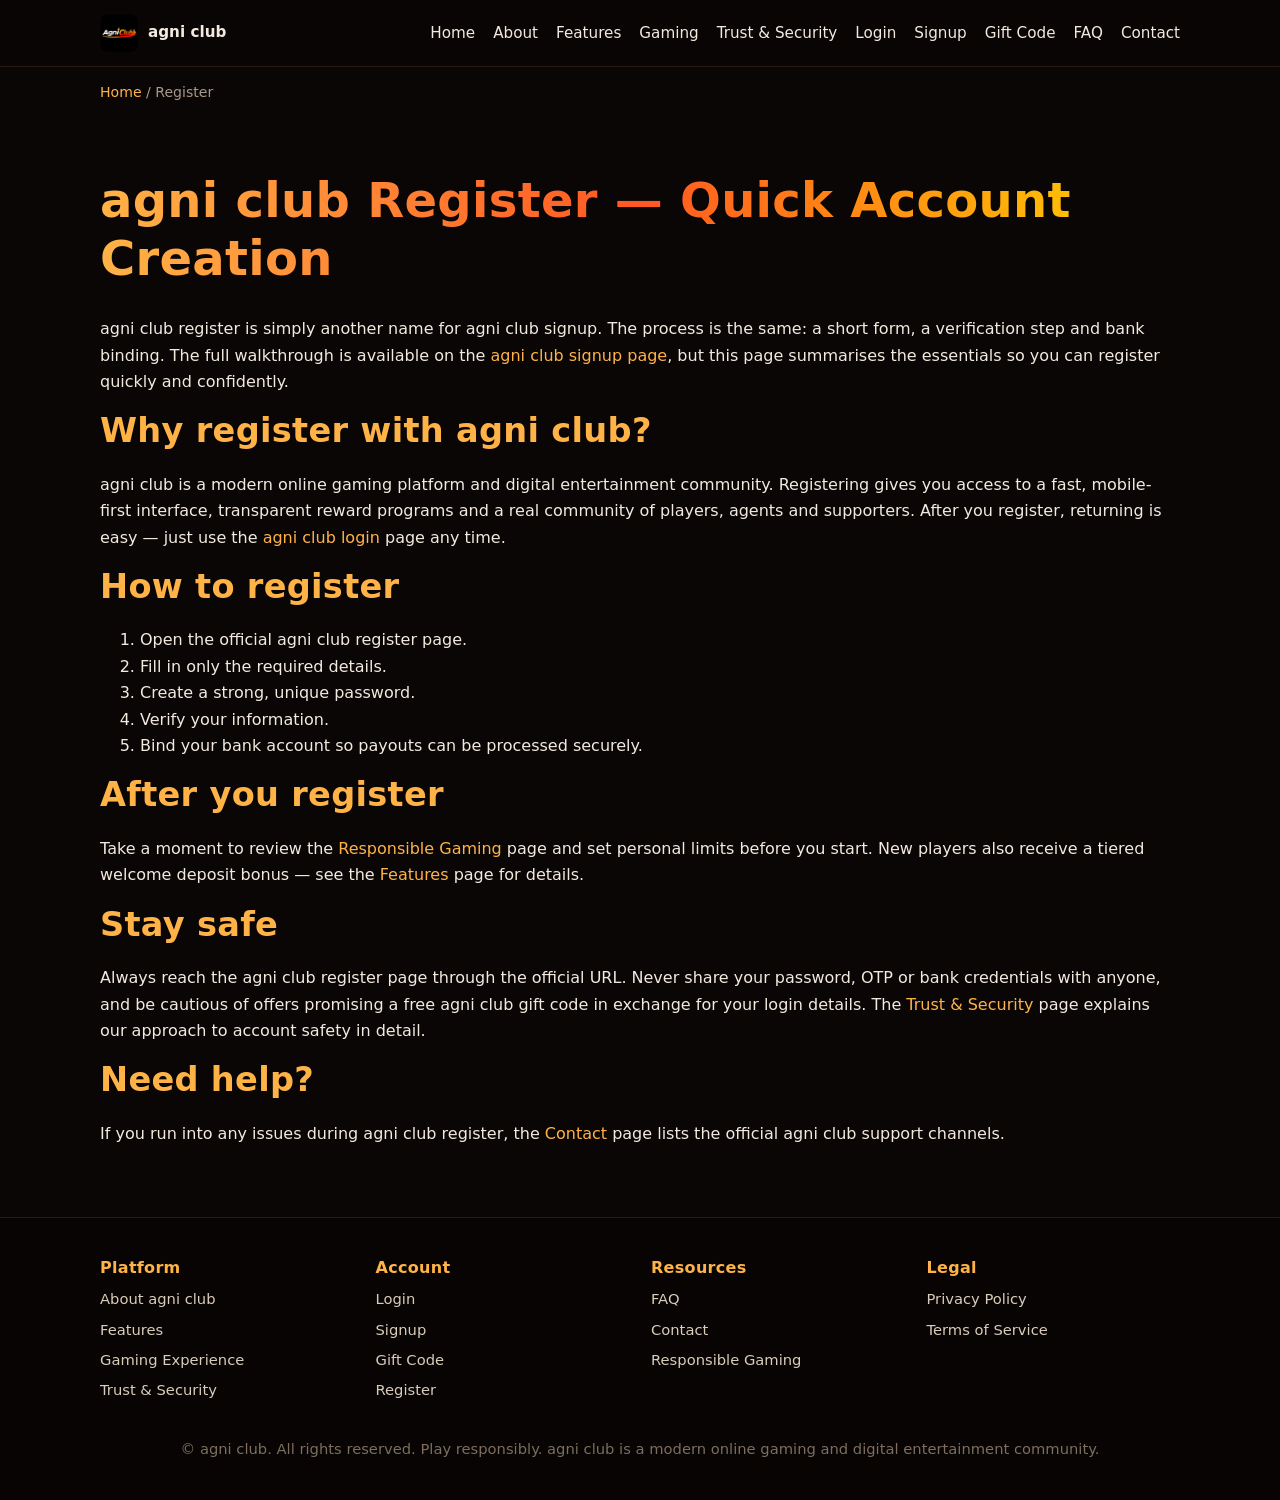
<file: register.html>
<!doctype html>
<html lang="en">
<head>
<meta charset="utf-8">
<meta name="viewport" content="width=device-width,initial-scale=1">
<title>agni club Register — Create Your Account</title>
<meta name="description" content="agni club register: a quick guide to creating your agni club account safely, with bank binding, the new-player deposit bonus and access to the agni club community.">
<meta name="keywords" content="agni club register, agni club signup, agni club, agni club login, agni club giftcode">
<meta name="author" content="agni club">
<meta name="robots" content="index,follow,max-image-preview:large">
<meta name="theme-color" content="#ff5722">
<link rel="canonical" href="https://agniclub.games/register.html">
<link rel="icon" type="image/svg+xml" href="/assets/favicon.svg">
<link rel="preload" as="style" href="/assets/style.css">
<link rel="stylesheet" href="/assets/style.css">
<meta property="og:type" content="website">
<meta property="og:site_name" content="agni club">
<meta property="og:title" content="agni club Register — Create Your Account">
<meta property="og:description" content="agni club register: a quick guide to creating your agni club account safely, with bank binding, the new-player deposit bonus and access to the agni club community.">
<meta property="og:url" content="https://agniclub.games/register.html">
<meta property="og:image" content="https://agniclub.games/assets/agniclub-logo.webp">
<meta name="twitter:card" content="summary_large_image">
<meta name="twitter:title" content="agni club Register — Create Your Account">
<meta name="twitter:description" content="agni club register: a quick guide to creating your agni club account safely, with bank binding, the new-player deposit bonus and access to the agni club community.">
<meta name="twitter:image" content="https://agniclub.games/assets/agniclub-logo.webp">
<script type="application/ld+json">{"@context":"https://schema.org","@type":"Organization","name":"agni club","url":"https://agniclub.games","logo":"https://agniclub.games/assets/agniclub-logo.webp","sameAs":["https://agniclub.games"],"description":"agni club is a modern online gaming platform and digital entertainment community offering fast-paced skill-based gaming experiences."}</script>
<script type="application/ld+json">{"@context":"https://schema.org","@type":"WebSite","name":"agni club","url":"https://agniclub.games","potentialAction":{"@type":"SearchAction","target":"https://agniclub.games/?q={search_term_string}","query-input":"required name=search_term_string"}}</script>
<script type="application/ld+json">{"@context":"https://schema.org","@type":"WebPage","name":"agni club Register \u2014 Create Your Account","url":"https://agniclub.games/register.html","description":"agni club register: a quick guide to creating your agni club account safely, with bank binding, the new-player deposit bonus and access to the agni club community.","isPartOf":{"@type":"WebSite","name":"agni club","url":"https://agniclub.games"},"publisher":{"@type":"Organization","name":"agni club","logo":{"@type":"ImageObject","url":"https://agniclub.games/assets/agniclub-logo.webp"}}}</script>
<script type="application/ld+json">{"@context":"https://schema.org","@type":"BreadcrumbList","itemListElement":[{"@type":"ListItem","position":1,"name":"Home","item":"https://agniclub.games/"},{"@type":"ListItem","position":2,"name":"Register","item":"https://agniclub.games/register.html"}]}</script>
</head>
<body>
<a class="skip" href="#main">Skip to main content</a>
<header class="site"><nav class="nav" aria-label="Primary">
  <a class="brand" href="/" aria-label="agni club home"><img src="/assets/agniclub-logo.webp" alt="agni club logo" width="38" height="38" loading="eager" decoding="async"><span>agni club</span></a>
  <button class="menu-toggle" aria-label="Toggle menu" aria-expanded="false">Menu</button>
  <ul><li><a href="/">Home</a></li>
<li><a href="/about.html">About</a></li>
<li><a href="/features.html">Features</a></li>
<li><a href="/gaming.html">Gaming</a></li>
<li><a href="/trust-security.html">Trust & Security</a></li>
<li><a href="/login.html">Login</a></li>
<li><a href="/signup.html">Signup</a></li>
<li><a href="/giftcode.html">Gift Code</a></li>
<li><a href="/faq.html">FAQ</a></li>
<li><a href="/contact.html">Contact</a></li></ul>
</nav></header>
<div class="container"><nav class="crumbs" aria-label="Breadcrumb"><a href="/">Home</a> / <span>Register</span></nav></div>
<main id="main">

<section><div class="container">
  <h1>agni club Register — Quick Account Creation</h1>
  <p>agni club register is simply another name for agni club signup. The process is the same: a short form, a verification step and bank binding. The full walkthrough is available on the <a href="/signup.html">agni club signup page</a>, but this page summarises the essentials so you can register quickly and confidently.</p>
  <h2>Why register with agni club?</h2>
  <p>agni club is a modern online gaming platform and digital entertainment community. Registering gives you access to a fast, mobile-first interface, transparent reward programs and a real community of players, agents and supporters. After you register, returning is easy — just use the <a href="/login.html">agni club login</a> page any time.</p>
  <h2>How to register</h2>
  <ol>
    <li>Open the official agni club register page.</li>
    <li>Fill in only the required details.</li>
    <li>Create a strong, unique password.</li>
    <li>Verify your information.</li>
    <li>Bind your bank account so payouts can be processed securely.</li>
  </ol>
  <h2>After you register</h2>
  <p>Take a moment to review the <a href="/responsible-gaming.html">Responsible Gaming</a> page and set personal limits before you start. New players also receive a tiered welcome deposit bonus — see the <a href="/features.html">Features</a> page for details.</p>
  <h2>Stay safe</h2>
  <p>Always reach the agni club register page through the official URL. Never share your password, OTP or bank credentials with anyone, and be cautious of offers promising a free agni club gift code in exchange for your login details. The <a href="/trust-security.html">Trust &amp; Security</a> page explains our approach to account safety in detail.</p>
  <h2>Need help?</h2>
  <p>If you run into any issues during agni club register, the <a href="/contact.html">Contact</a> page lists the official agni club support channels.</p>
</div></section>

</main>
<footer class="site"><div class="container">
  <div class="grid"><div><h3 style="color:#ffb347;font-size:1rem;margin:0 0 10px">Platform</h3><ul style="list-style:none;padding:0;margin:0"><li style="margin:6px 0"><a href="/about.html">About agni club</a></li><li style="margin:6px 0"><a href="/features.html">Features</a></li><li style="margin:6px 0"><a href="/gaming.html">Gaming Experience</a></li><li style="margin:6px 0"><a href="/trust-security.html">Trust & Security</a></li></ul></div><div><h3 style="color:#ffb347;font-size:1rem;margin:0 0 10px">Account</h3><ul style="list-style:none;padding:0;margin:0"><li style="margin:6px 0"><a href="/login.html">Login</a></li><li style="margin:6px 0"><a href="/signup.html">Signup</a></li><li style="margin:6px 0"><a href="/giftcode.html">Gift Code</a></li><li style="margin:6px 0"><a href="/register.html">Register</a></li></ul></div><div><h3 style="color:#ffb347;font-size:1rem;margin:0 0 10px">Resources</h3><ul style="list-style:none;padding:0;margin:0"><li style="margin:6px 0"><a href="/faq.html">FAQ</a></li><li style="margin:6px 0"><a href="/contact.html">Contact</a></li><li style="margin:6px 0"><a href="/responsible-gaming.html">Responsible Gaming</a></li></ul></div><div><h3 style="color:#ffb347;font-size:1rem;margin:0 0 10px">Legal</h3><ul style="list-style:none;padding:0;margin:0"><li style="margin:6px 0"><a href="/privacy.html">Privacy Policy</a></li><li style="margin:6px 0"><a href="/terms.html">Terms of Service</a></li></ul></div></div>
  <p style="margin-top:28px;text-align:center;color:#7d6e5e">© agni club. All rights reserved. Play responsibly. agni club is a modern online gaming and digital entertainment community.</p>
</div></footer>
<script src="/assets/main.js" defer></script>
</body></html>
</file>
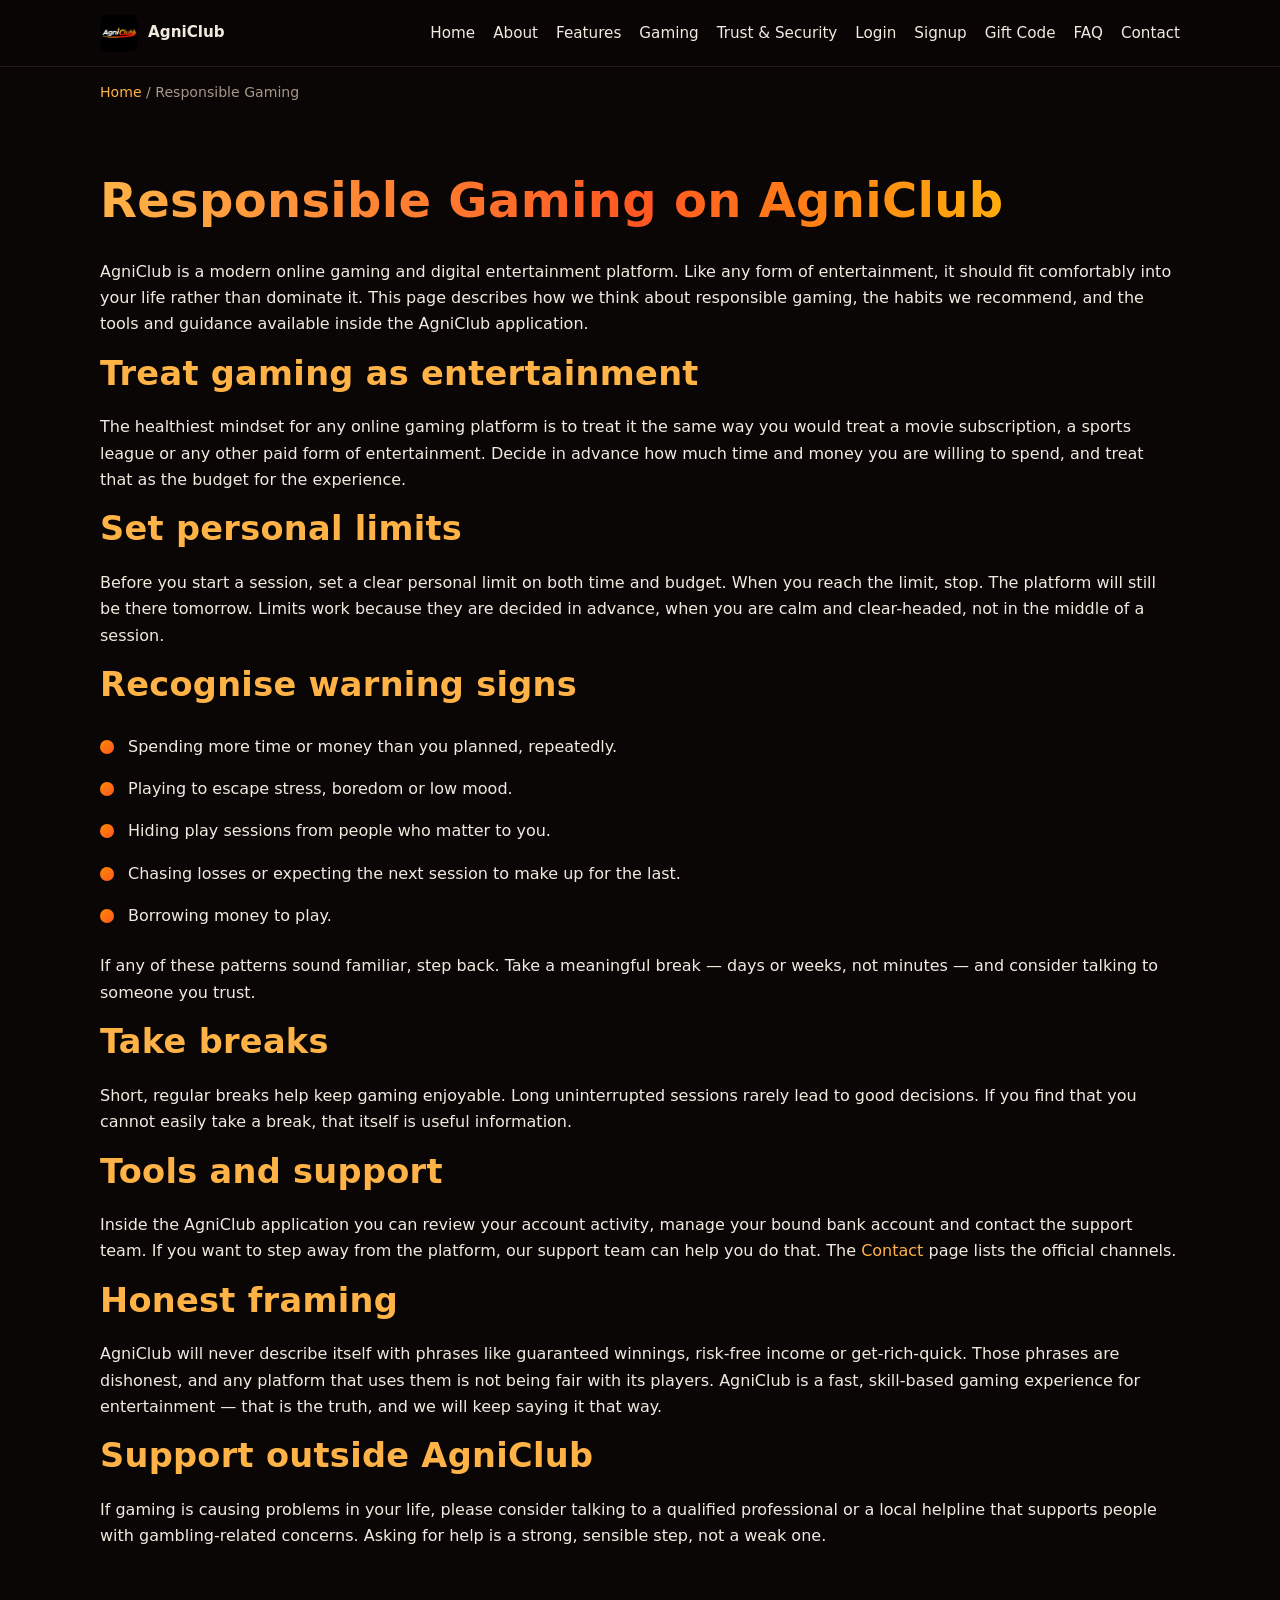
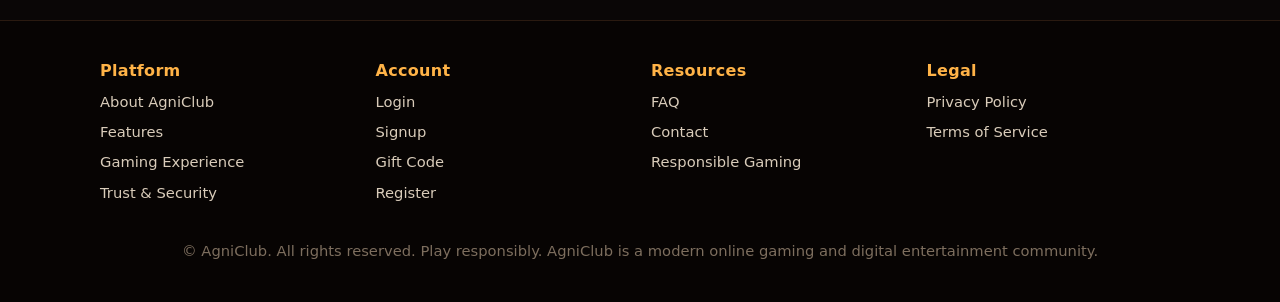
<file: responsible-gaming.html>
<!doctype html>
<html lang="en">
<head>
<meta charset="utf-8">
<meta name="viewport" content="width=device-width,initial-scale=1">
<title>Responsible Gaming — AgniClub</title>
<meta name="description" content="AgniClub responsible gaming guidance: treat gaming as entertainment, set personal limits, recognise warning signs and use the tools available inside the AgniClub platform.">
<meta name="keywords" content="agniclub, agniclub login, agniclub signup, agniclub register, agniclub giftcode, agniclub free giftcode, online gaming platform, gaming community">
<meta name="author" content="AgniClub">
<meta name="robots" content="index,follow,max-image-preview:large">
<meta name="theme-color" content="#ff5722">
<link rel="canonical" href="https://agniclub.games/responsible-gaming.html">
<link rel="icon" type="image/svg+xml" href="/assets/favicon.svg">
<link rel="preload" as="style" href="/assets/style.css">
<link rel="stylesheet" href="/assets/style.css">
<meta property="og:type" content="website">
<meta property="og:site_name" content="AgniClub">
<meta property="og:title" content="Responsible Gaming — AgniClub">
<meta property="og:description" content="AgniClub responsible gaming guidance: treat gaming as entertainment, set personal limits, recognise warning signs and use the tools available inside the AgniClub platform.">
<meta property="og:url" content="https://agniclub.games/responsible-gaming.html">
<meta property="og:image" content="https://agniclub.games/assets/agniclub-logo.webp">
<meta name="twitter:card" content="summary_large_image">
<meta name="twitter:title" content="Responsible Gaming — AgniClub">
<meta name="twitter:description" content="AgniClub responsible gaming guidance: treat gaming as entertainment, set personal limits, recognise warning signs and use the tools available inside the AgniClub platform.">
<meta name="twitter:image" content="https://agniclub.games/assets/agniclub-logo.webp">
<script type="application/ld+json">{"@context":"https://schema.org","@type":"Organization","name":"AgniClub","url":"https://agniclub.games","logo":"https://agniclub.games/assets/agniclub-logo.webp","sameAs":["https://agniclub.games"],"description":"AgniClub is a modern online gaming platform and digital entertainment community offering fast-paced skill-based gaming experiences."}</script>
<script type="application/ld+json">{"@context":"https://schema.org","@type":"WebSite","name":"AgniClub","url":"https://agniclub.games","potentialAction":{"@type":"SearchAction","target":"https://agniclub.games/?q={search_term_string}","query-input":"required name=search_term_string"}}</script>
<script type="application/ld+json">{"@context":"https://schema.org","@type":"WebPage","name":"Responsible Gaming \u2014 AgniClub","url":"https://agniclub.games/responsible-gaming.html","description":"AgniClub responsible gaming guidance: treat gaming as entertainment, set personal limits, recognise warning signs and use the tools available inside the AgniClub platform.","isPartOf":{"@type":"WebSite","name":"AgniClub","url":"https://agniclub.games"},"publisher":{"@type":"Organization","name":"AgniClub","logo":{"@type":"ImageObject","url":"https://agniclub.games/assets/agniclub-logo.webp"}}}</script>
<script type="application/ld+json">{"@context":"https://schema.org","@type":"BreadcrumbList","itemListElement":[{"@type":"ListItem","position":1,"name":"Home","item":"https://agniclub.games/"},{"@type":"ListItem","position":2,"name":"Responsible Gaming","item":"https://agniclub.games/responsible-gaming.html"}]}</script>
</head>
<body>
<a class="skip" href="#main">Skip to main content</a>
<header class="site"><nav class="nav" aria-label="Primary">
  <a class="brand" href="/" aria-label="AgniClub home"><img src="/assets/agniclub-logo.webp" alt="AgniClub logo" width="38" height="38" loading="eager" decoding="async"><span>AgniClub</span></a>
  <button class="menu-toggle" aria-label="Toggle menu" aria-expanded="false">Menu</button>
  <ul><li><a href="/">Home</a></li>
<li><a href="/about.html">About</a></li>
<li><a href="/features.html">Features</a></li>
<li><a href="/gaming.html">Gaming</a></li>
<li><a href="/trust-security.html">Trust & Security</a></li>
<li><a href="/login.html">Login</a></li>
<li><a href="/signup.html">Signup</a></li>
<li><a href="/giftcode.html">Gift Code</a></li>
<li><a href="/faq.html">FAQ</a></li>
<li><a href="/contact.html">Contact</a></li></ul>
</nav></header>
<div class="container"><nav class="crumbs" aria-label="Breadcrumb"><a href="/">Home</a> / <span>Responsible Gaming</span></nav></div>
<main id="main">

<section><div class="container">
  <h1>Responsible Gaming on AgniClub</h1>
  <p>AgniClub is a modern online gaming and digital entertainment platform. Like any form of entertainment, it should fit comfortably into your life rather than dominate it. This page describes how we think about responsible gaming, the habits we recommend, and the tools and guidance available inside the AgniClub application.</p>
  <h2>Treat gaming as entertainment</h2>
  <p>The healthiest mindset for any online gaming platform is to treat it the same way you would treat a movie subscription, a sports league or any other paid form of entertainment. Decide in advance how much time and money you are willing to spend, and treat that as the budget for the experience.</p>
  <h2>Set personal limits</h2>
  <p>Before you start a session, set a clear personal limit on both time and budget. When you reach the limit, stop. The platform will still be there tomorrow. Limits work because they are decided in advance, when you are calm and clear-headed, not in the middle of a session.</p>
  <h2>Recognise warning signs</h2>
  <ul class="checks">
    <li>Spending more time or money than you planned, repeatedly.</li>
    <li>Playing to escape stress, boredom or low mood.</li>
    <li>Hiding play sessions from people who matter to you.</li>
    <li>Chasing losses or expecting the next session to make up for the last.</li>
    <li>Borrowing money to play.</li>
  </ul>
  <p>If any of these patterns sound familiar, step back. Take a meaningful break — days or weeks, not minutes — and consider talking to someone you trust.</p>
  <h2>Take breaks</h2>
  <p>Short, regular breaks help keep gaming enjoyable. Long uninterrupted sessions rarely lead to good decisions. If you find that you cannot easily take a break, that itself is useful information.</p>
  <h2>Tools and support</h2>
  <p>Inside the AgniClub application you can review your account activity, manage your bound bank account and contact the support team. If you want to step away from the platform, our support team can help you do that. The <a href="/contact.html">Contact</a> page lists the official channels.</p>
  <h2>Honest framing</h2>
  <p>AgniClub will never describe itself with phrases like guaranteed winnings, risk-free income or get-rich-quick. Those phrases are dishonest, and any platform that uses them is not being fair with its players. AgniClub is a fast, skill-based gaming experience for entertainment — that is the truth, and we will keep saying it that way.</p>
  <h2>Support outside AgniClub</h2>
  <p>If gaming is causing problems in your life, please consider talking to a qualified professional or a local helpline that supports people with gambling-related concerns. Asking for help is a strong, sensible step, not a weak one.</p>
</div></section>

</main>
<footer class="site"><div class="container">
  <div class="grid"><div><h3 style="color:#ffb347;font-size:1rem;margin:0 0 10px">Platform</h3><ul style="list-style:none;padding:0;margin:0"><li style="margin:6px 0"><a href="/about.html">About AgniClub</a></li><li style="margin:6px 0"><a href="/features.html">Features</a></li><li style="margin:6px 0"><a href="/gaming.html">Gaming Experience</a></li><li style="margin:6px 0"><a href="/trust-security.html">Trust & Security</a></li></ul></div><div><h3 style="color:#ffb347;font-size:1rem;margin:0 0 10px">Account</h3><ul style="list-style:none;padding:0;margin:0"><li style="margin:6px 0"><a href="/login.html">Login</a></li><li style="margin:6px 0"><a href="/signup.html">Signup</a></li><li style="margin:6px 0"><a href="/giftcode.html">Gift Code</a></li><li style="margin:6px 0"><a href="/register.html">Register</a></li></ul></div><div><h3 style="color:#ffb347;font-size:1rem;margin:0 0 10px">Resources</h3><ul style="list-style:none;padding:0;margin:0"><li style="margin:6px 0"><a href="/faq.html">FAQ</a></li><li style="margin:6px 0"><a href="/contact.html">Contact</a></li><li style="margin:6px 0"><a href="/responsible-gaming.html">Responsible Gaming</a></li></ul></div><div><h3 style="color:#ffb347;font-size:1rem;margin:0 0 10px">Legal</h3><ul style="list-style:none;padding:0;margin:0"><li style="margin:6px 0"><a href="/privacy.html">Privacy Policy</a></li><li style="margin:6px 0"><a href="/terms.html">Terms of Service</a></li></ul></div></div>
  <p style="margin-top:28px;text-align:center;color:#7d6e5e">© AgniClub. All rights reserved. Play responsibly. AgniClub is a modern online gaming and digital entertainment community.</p>
</div></footer>
<script src="/assets/main.js" defer></script>
</body></html>
</file>
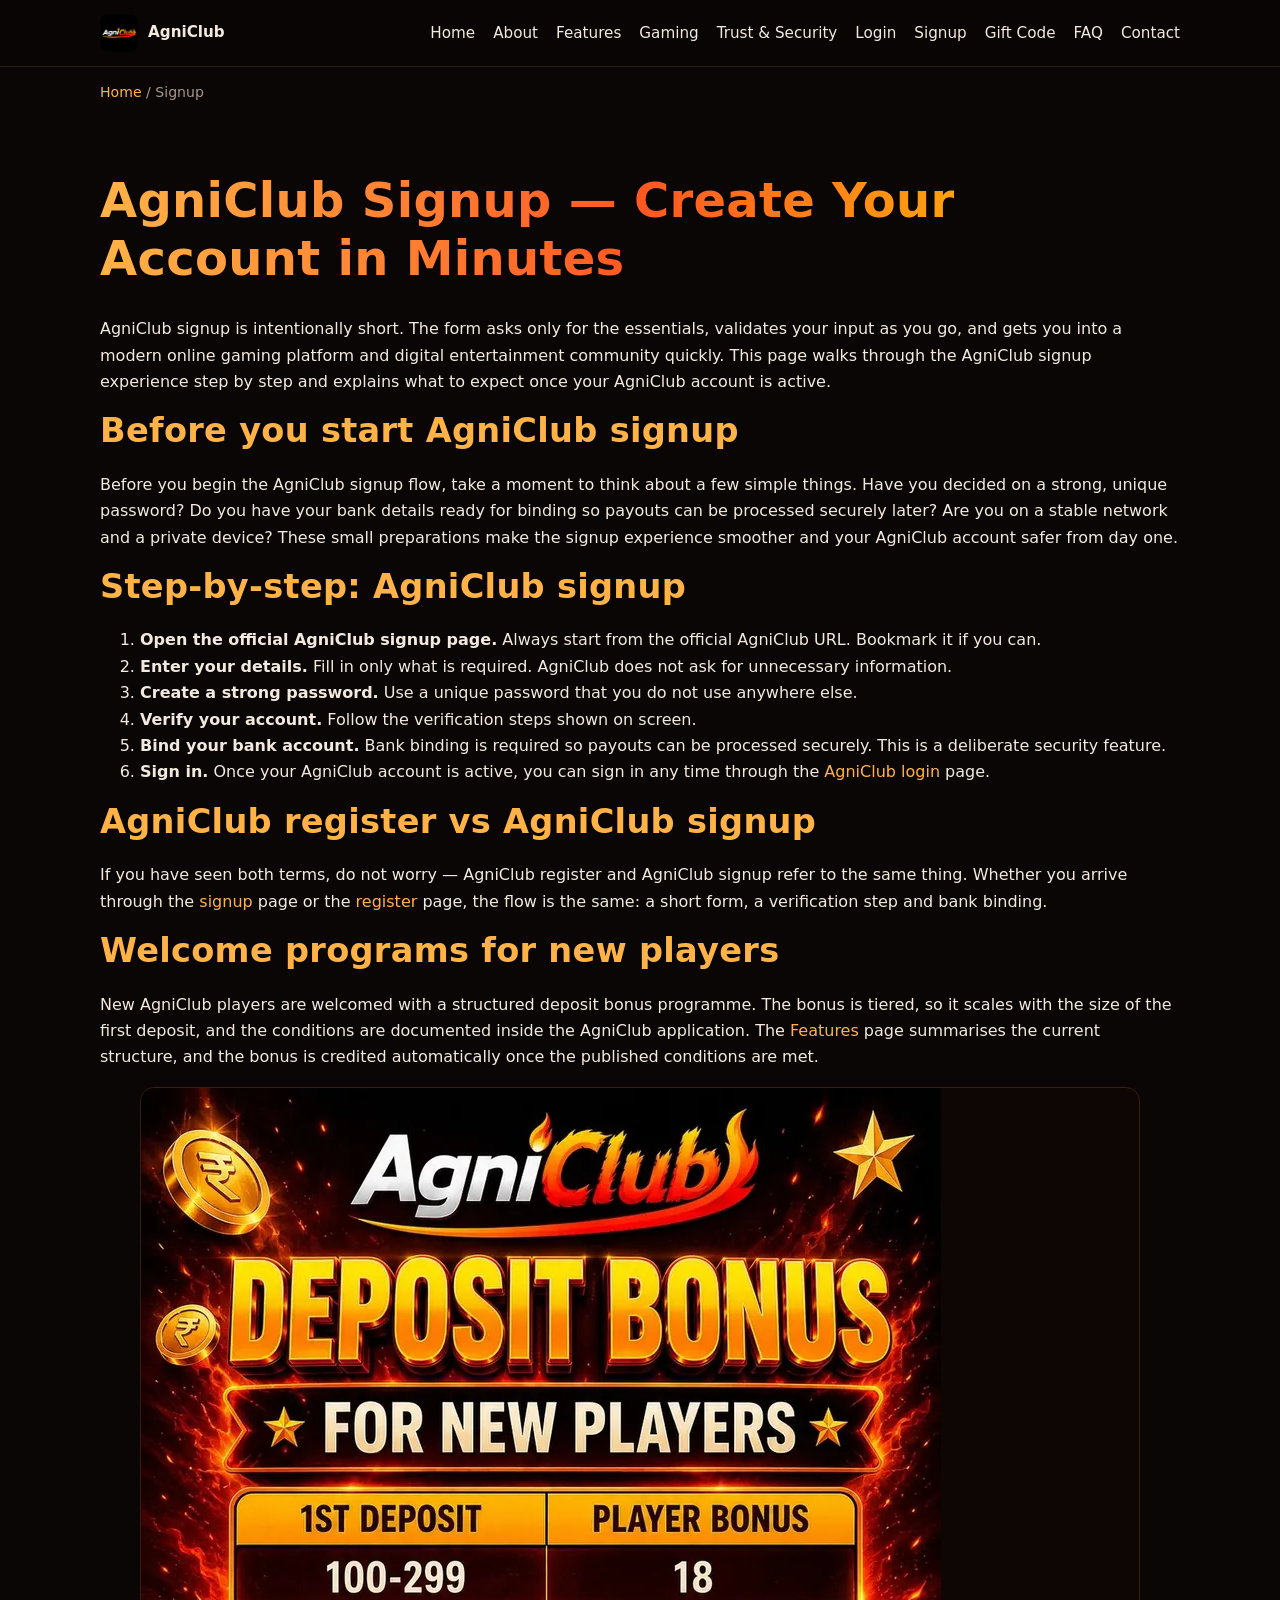
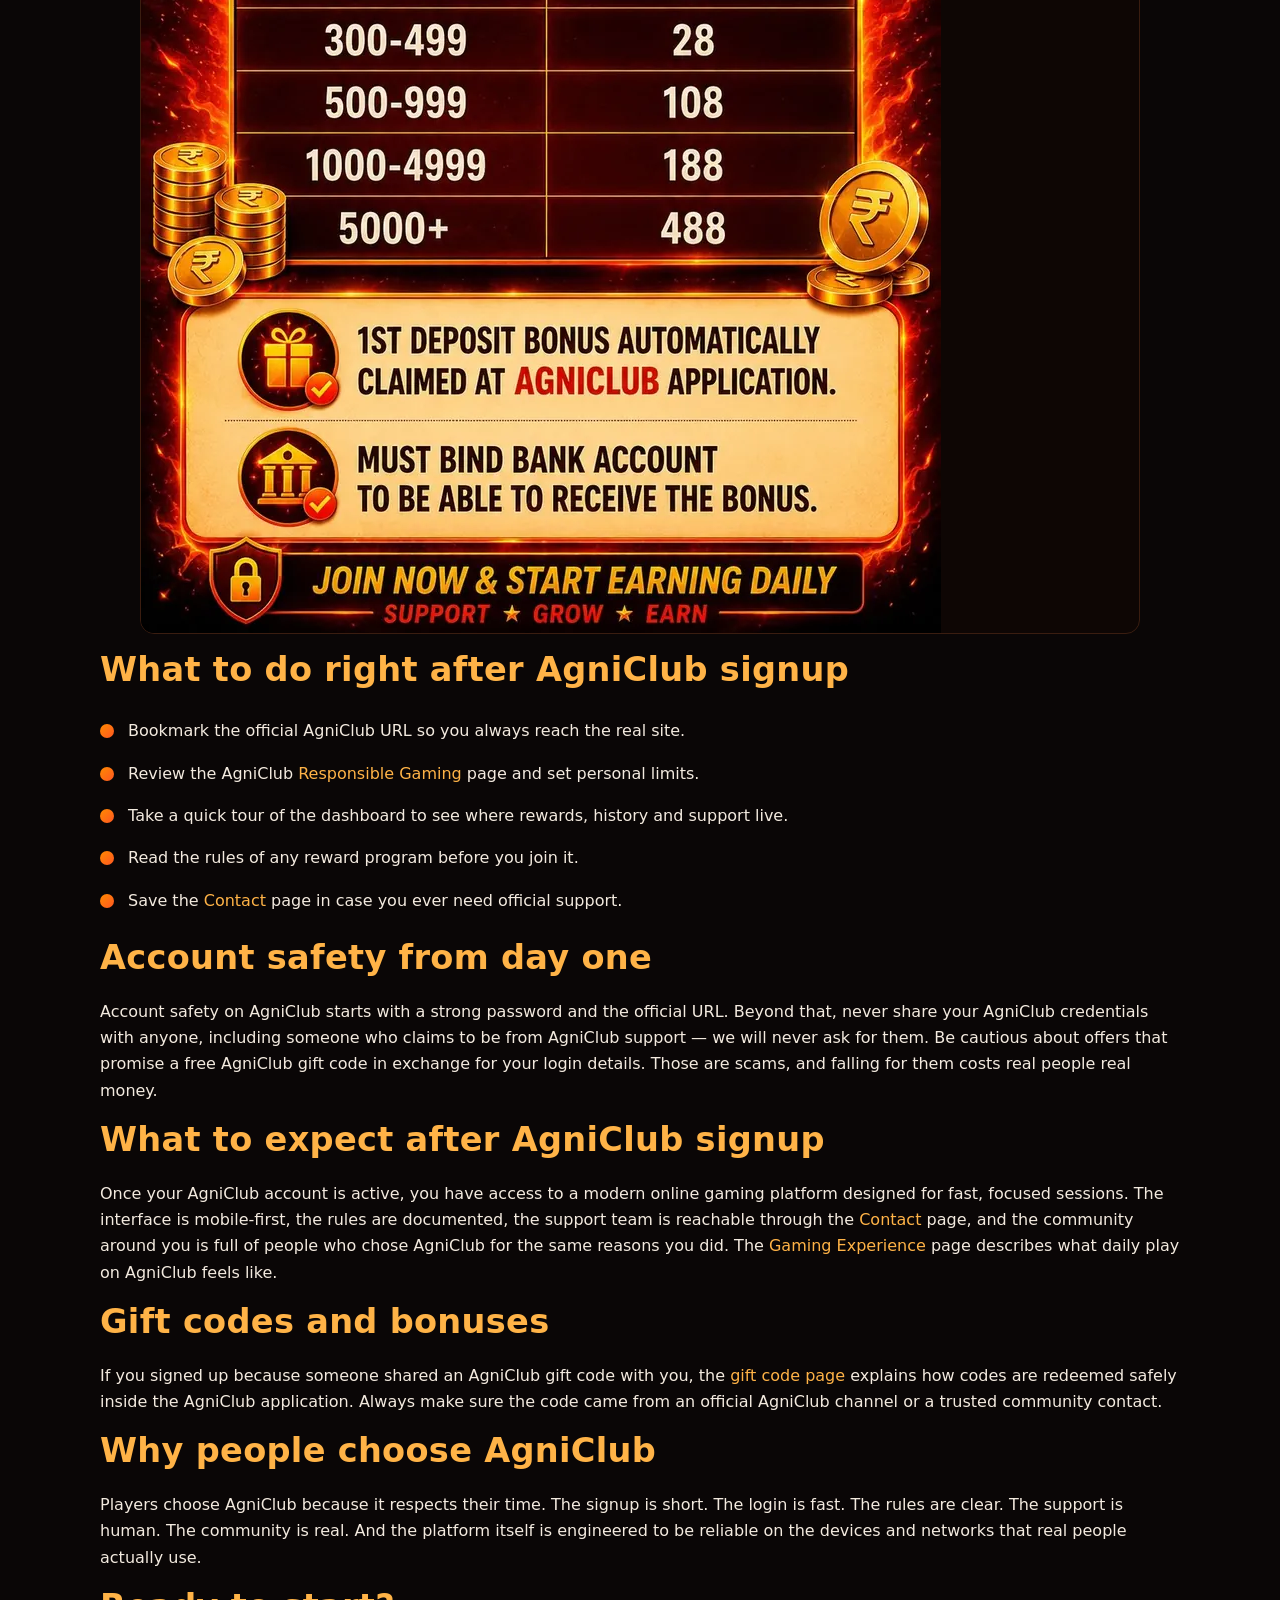
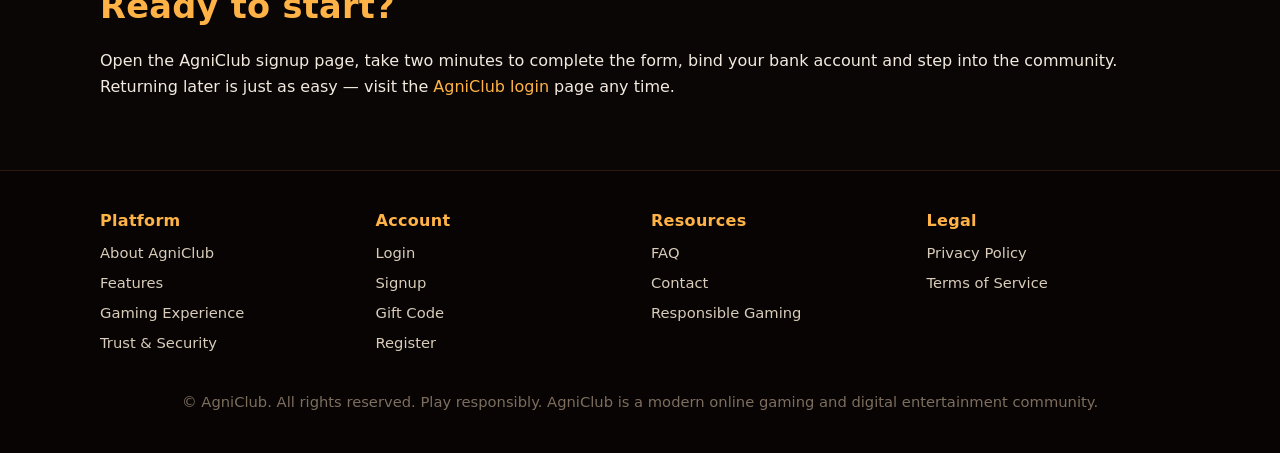
<file: signup.html>
<!doctype html>
<html lang="en">
<head>
<meta charset="utf-8">
<meta name="viewport" content="width=device-width,initial-scale=1">
<title>AgniClub Signup — Create Your AgniClub Account</title>
<meta name="description" content="AgniClub signup guide: how to create your AgniClub account safely, bind your bank details, claim the new-player deposit bonus and join a modern online gaming community.">
<meta name="keywords" content="agniclub signup, agniclub register, agniclub, agniclub login, agniclub giftcode, agniclub free giftcode">
<meta name="author" content="AgniClub">
<meta name="robots" content="index,follow,max-image-preview:large">
<meta name="theme-color" content="#ff5722">
<link rel="canonical" href="https://agniclub.games/signup.html">
<link rel="icon" type="image/svg+xml" href="/assets/favicon.svg">
<link rel="preload" as="style" href="/assets/style.css">
<link rel="stylesheet" href="/assets/style.css">
<meta property="og:type" content="website">
<meta property="og:site_name" content="AgniClub">
<meta property="og:title" content="AgniClub Signup — Create Your AgniClub Account">
<meta property="og:description" content="AgniClub signup guide: how to create your AgniClub account safely, bind your bank details, claim the new-player deposit bonus and join a modern online gaming community.">
<meta property="og:url" content="https://agniclub.games/signup.html">
<meta property="og:image" content="https://agniclub.games/assets/agniclub-logo.webp">
<meta name="twitter:card" content="summary_large_image">
<meta name="twitter:title" content="AgniClub Signup — Create Your AgniClub Account">
<meta name="twitter:description" content="AgniClub signup guide: how to create your AgniClub account safely, bind your bank details, claim the new-player deposit bonus and join a modern online gaming community.">
<meta name="twitter:image" content="https://agniclub.games/assets/agniclub-logo.webp">
<script type="application/ld+json">{"@context":"https://schema.org","@type":"Organization","name":"AgniClub","url":"https://agniclub.games","logo":"https://agniclub.games/assets/agniclub-logo.webp","sameAs":["https://agniclub.games"],"description":"AgniClub is a modern online gaming platform and digital entertainment community offering fast-paced skill-based gaming experiences."}</script>
<script type="application/ld+json">{"@context":"https://schema.org","@type":"WebSite","name":"AgniClub","url":"https://agniclub.games","potentialAction":{"@type":"SearchAction","target":"https://agniclub.games/?q={search_term_string}","query-input":"required name=search_term_string"}}</script>
<script type="application/ld+json">{"@context":"https://schema.org","@type":"WebPage","name":"AgniClub Signup \u2014 Create Your AgniClub Account","url":"https://agniclub.games/signup.html","description":"AgniClub signup guide: how to create your AgniClub account safely, bind your bank details, claim the new-player deposit bonus and join a modern online gaming community.","isPartOf":{"@type":"WebSite","name":"AgniClub","url":"https://agniclub.games"},"publisher":{"@type":"Organization","name":"AgniClub","logo":{"@type":"ImageObject","url":"https://agniclub.games/assets/agniclub-logo.webp"}}}</script>
<script type="application/ld+json">{"@context":"https://schema.org","@type":"BreadcrumbList","itemListElement":[{"@type":"ListItem","position":1,"name":"Home","item":"https://agniclub.games/"},{"@type":"ListItem","position":2,"name":"Signup","item":"https://agniclub.games/signup.html"}]}</script>
</head>
<body>
<a class="skip" href="#main">Skip to main content</a>
<header class="site"><nav class="nav" aria-label="Primary">
  <a class="brand" href="/" aria-label="AgniClub home"><img src="/assets/agniclub-logo.webp" alt="AgniClub logo" width="38" height="38" loading="eager" decoding="async"><span>AgniClub</span></a>
  <button class="menu-toggle" aria-label="Toggle menu" aria-expanded="false">Menu</button>
  <ul><li><a href="/">Home</a></li>
<li><a href="/about.html">About</a></li>
<li><a href="/features.html">Features</a></li>
<li><a href="/gaming.html">Gaming</a></li>
<li><a href="/trust-security.html">Trust & Security</a></li>
<li><a href="/login.html">Login</a></li>
<li><a href="/signup.html">Signup</a></li>
<li><a href="/giftcode.html">Gift Code</a></li>
<li><a href="/faq.html">FAQ</a></li>
<li><a href="/contact.html">Contact</a></li></ul>
</nav></header>
<div class="container"><nav class="crumbs" aria-label="Breadcrumb"><a href="/">Home</a> / <span>Signup</span></nav></div>
<main id="main">

<section><div class="container">
  <h1>AgniClub Signup — Create Your Account in Minutes</h1>
  <p>AgniClub signup is intentionally short. The form asks only for the essentials, validates your input as you go, and gets you into a modern online gaming platform and digital entertainment community quickly. This page walks through the AgniClub signup experience step by step and explains what to expect once your AgniClub account is active.</p>

  <h2>Before you start AgniClub signup</h2>
  <p>Before you begin the AgniClub signup flow, take a moment to think about a few simple things. Have you decided on a strong, unique password? Do you have your bank details ready for binding so payouts can be processed securely later? Are you on a stable network and a private device? These small preparations make the signup experience smoother and your AgniClub account safer from day one.</p>

  <h2>Step-by-step: AgniClub signup</h2>
  <ol>
    <li><strong>Open the official AgniClub signup page.</strong> Always start from the official AgniClub URL. Bookmark it if you can.</li>
    <li><strong>Enter your details.</strong> Fill in only what is required. AgniClub does not ask for unnecessary information.</li>
    <li><strong>Create a strong password.</strong> Use a unique password that you do not use anywhere else.</li>
    <li><strong>Verify your account.</strong> Follow the verification steps shown on screen.</li>
    <li><strong>Bind your bank account.</strong> Bank binding is required so payouts can be processed securely. This is a deliberate security feature.</li>
    <li><strong>Sign in.</strong> Once your AgniClub account is active, you can sign in any time through the <a href="/login.html">AgniClub login</a> page.</li>
  </ol>

  <h2>AgniClub register vs AgniClub signup</h2>
  <p>If you have seen both terms, do not worry — AgniClub register and AgniClub signup refer to the same thing. Whether you arrive through the <a href="/signup.html">signup</a> page or the <a href="/register.html">register</a> page, the flow is the same: a short form, a verification step and bank binding.</p>

  <h2>Welcome programs for new players</h2>
  <p>New AgniClub players are welcomed with a structured deposit bonus programme. The bonus is tiered, so it scales with the size of the first deposit, and the conditions are documented inside the AgniClub application. The <a href="/features.html">Features</a> page summarises the current structure, and the bonus is credited automatically once the published conditions are met.</p>
  <figure class="imgwrap"><img src="/assets/deposit-bonus.webp" alt="AgniClub deposit bonus for new players" width="800" height="1200" loading="lazy" decoding="async"></figure>

  <h2>What to do right after AgniClub signup</h2>
  <ul class="checks">
    <li>Bookmark the official AgniClub URL so you always reach the real site.</li>
    <li>Review the AgniClub <a href="/responsible-gaming.html">Responsible Gaming</a> page and set personal limits.</li>
    <li>Take a quick tour of the dashboard to see where rewards, history and support live.</li>
    <li>Read the rules of any reward program before you join it.</li>
    <li>Save the <a href="/contact.html">Contact</a> page in case you ever need official support.</li>
  </ul>

  <h2>Account safety from day one</h2>
  <p>Account safety on AgniClub starts with a strong password and the official URL. Beyond that, never share your AgniClub credentials with anyone, including someone who claims to be from AgniClub support — we will never ask for them. Be cautious about offers that promise a free AgniClub gift code in exchange for your login details. Those are scams, and falling for them costs real people real money.</p>

  <h2>What to expect after AgniClub signup</h2>
  <p>Once your AgniClub account is active, you have access to a modern online gaming platform designed for fast, focused sessions. The interface is mobile-first, the rules are documented, the support team is reachable through the <a href="/contact.html">Contact</a> page, and the community around you is full of people who chose AgniClub for the same reasons you did. The <a href="/gaming.html">Gaming Experience</a> page describes what daily play on AgniClub feels like.</p>

  <h2>Gift codes and bonuses</h2>
  <p>If you signed up because someone shared an AgniClub gift code with you, the <a href="/giftcode.html">gift code page</a> explains how codes are redeemed safely inside the AgniClub application. Always make sure the code came from an official AgniClub channel or a trusted community contact.</p>

  <h2>Why people choose AgniClub</h2>
  <p>Players choose AgniClub because it respects their time. The signup is short. The login is fast. The rules are clear. The support is human. The community is real. And the platform itself is engineered to be reliable on the devices and networks that real people actually use.</p>

  <h2>Ready to start?</h2>
  <p>Open the AgniClub signup page, take two minutes to complete the form, bind your bank account and step into the community. Returning later is just as easy — visit the <a href="/login.html">AgniClub login</a> page any time.</p>
</div></section>

</main>
<footer class="site"><div class="container">
  <div class="grid"><div><h3 style="color:#ffb347;font-size:1rem;margin:0 0 10px">Platform</h3><ul style="list-style:none;padding:0;margin:0"><li style="margin:6px 0"><a href="/about.html">About AgniClub</a></li><li style="margin:6px 0"><a href="/features.html">Features</a></li><li style="margin:6px 0"><a href="/gaming.html">Gaming Experience</a></li><li style="margin:6px 0"><a href="/trust-security.html">Trust & Security</a></li></ul></div><div><h3 style="color:#ffb347;font-size:1rem;margin:0 0 10px">Account</h3><ul style="list-style:none;padding:0;margin:0"><li style="margin:6px 0"><a href="/login.html">Login</a></li><li style="margin:6px 0"><a href="/signup.html">Signup</a></li><li style="margin:6px 0"><a href="/giftcode.html">Gift Code</a></li><li style="margin:6px 0"><a href="/register.html">Register</a></li></ul></div><div><h3 style="color:#ffb347;font-size:1rem;margin:0 0 10px">Resources</h3><ul style="list-style:none;padding:0;margin:0"><li style="margin:6px 0"><a href="/faq.html">FAQ</a></li><li style="margin:6px 0"><a href="/contact.html">Contact</a></li><li style="margin:6px 0"><a href="/responsible-gaming.html">Responsible Gaming</a></li></ul></div><div><h3 style="color:#ffb347;font-size:1rem;margin:0 0 10px">Legal</h3><ul style="list-style:none;padding:0;margin:0"><li style="margin:6px 0"><a href="/privacy.html">Privacy Policy</a></li><li style="margin:6px 0"><a href="/terms.html">Terms of Service</a></li></ul></div></div>
  <p style="margin-top:28px;text-align:center;color:#7d6e5e">© AgniClub. All rights reserved. Play responsibly. AgniClub is a modern online gaming and digital entertainment community.</p>
</div></footer>
<script src="/assets/main.js" defer></script>
</body></html>
</file>
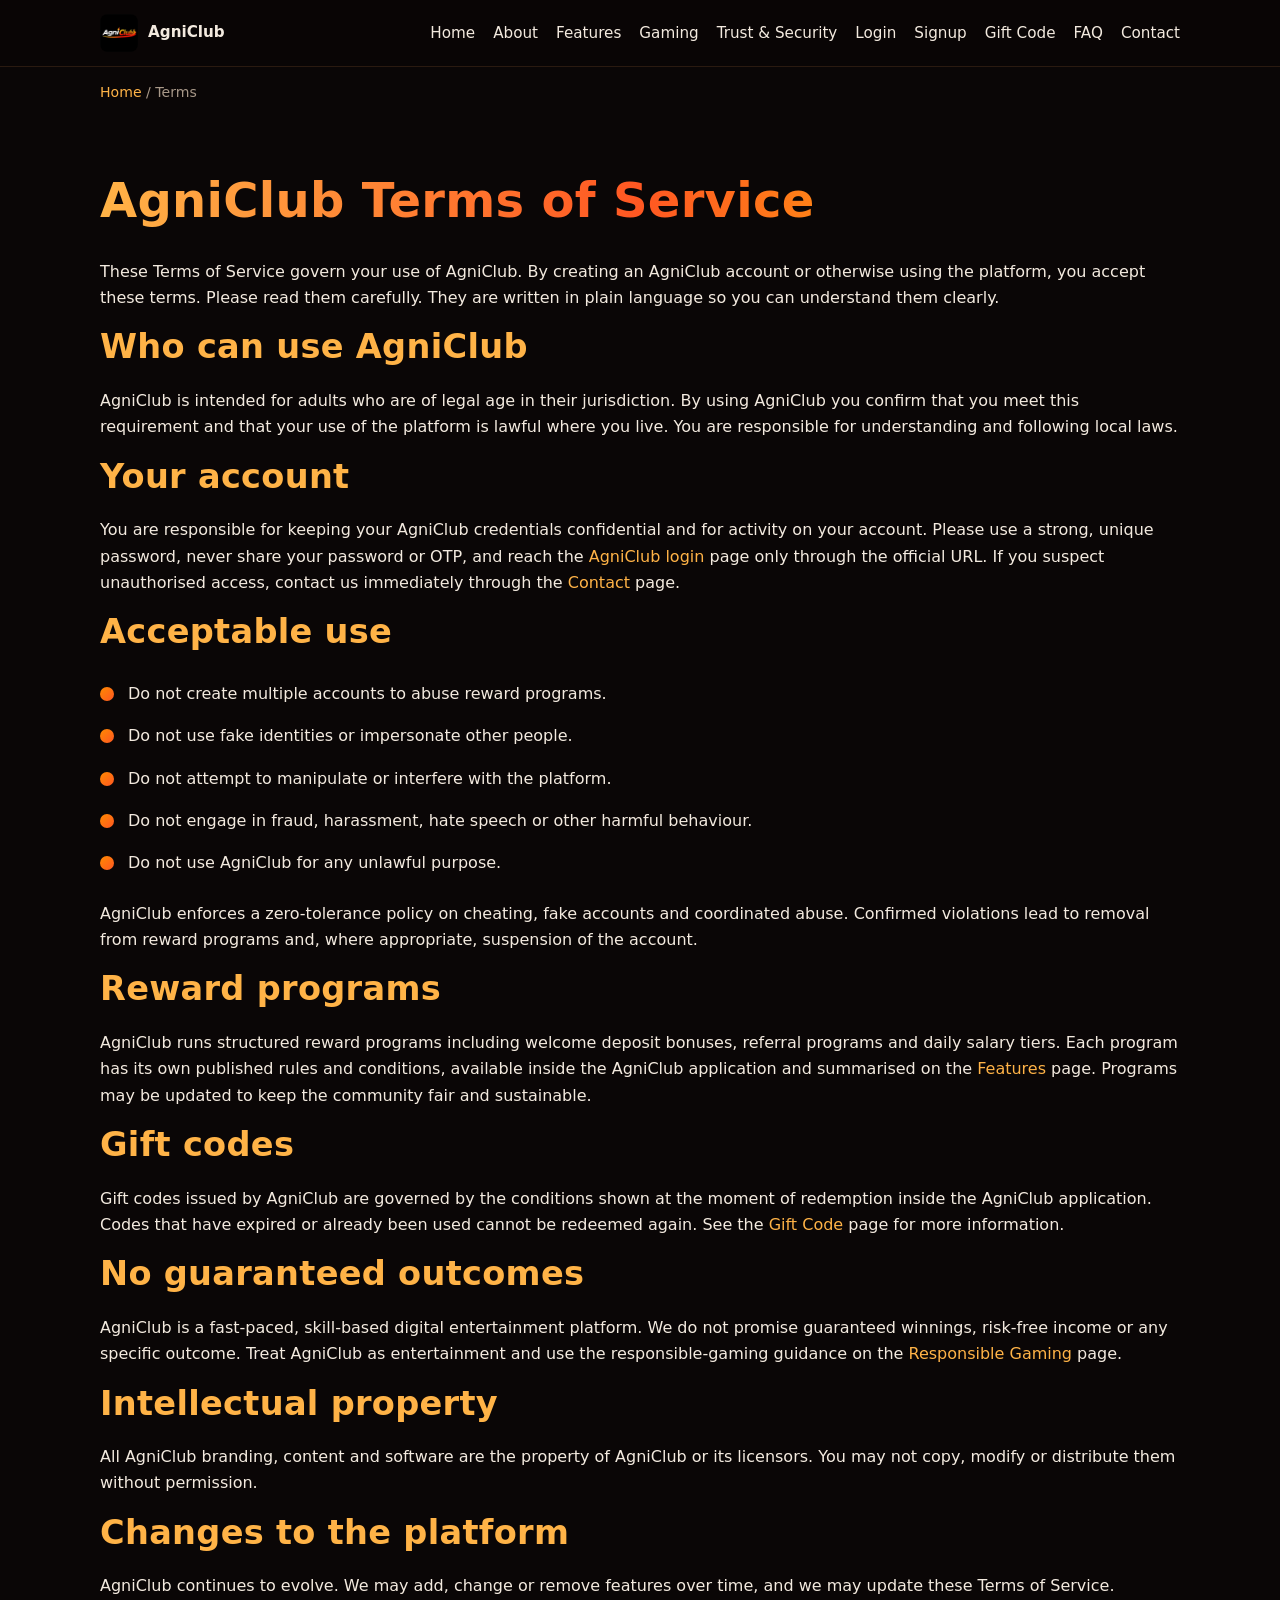
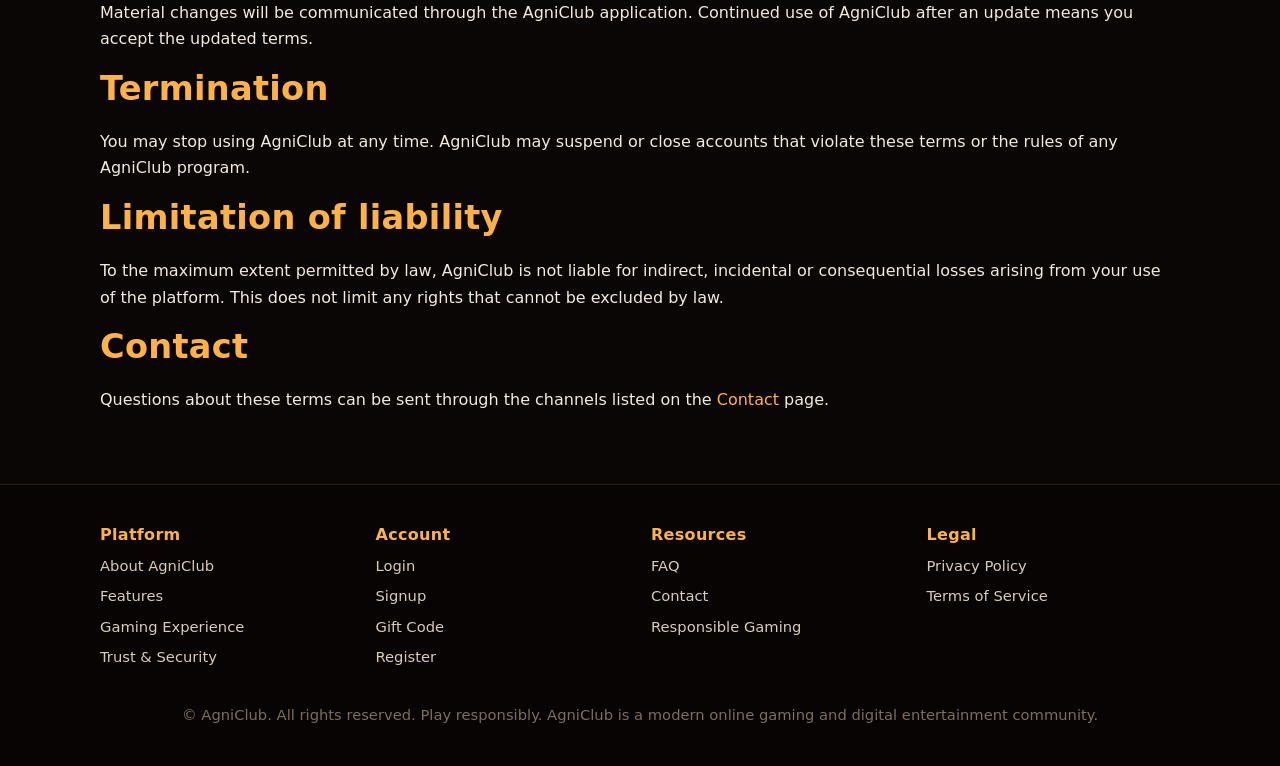
<file: terms.html>
<!doctype html>
<html lang="en">
<head>
<meta charset="utf-8">
<meta name="viewport" content="width=device-width,initial-scale=1">
<title>Terms of Service — AgniClub</title>
<meta name="description" content="AgniClub Terms of Service: who can use AgniClub, account responsibilities, acceptable use, reward program rules, gift codes, intellectual property and platform changes.">
<meta name="keywords" content="agniclub, agniclub login, agniclub signup, agniclub register, agniclub giftcode, agniclub free giftcode, online gaming platform, gaming community">
<meta name="author" content="AgniClub">
<meta name="robots" content="index,follow,max-image-preview:large">
<meta name="theme-color" content="#ff5722">
<link rel="canonical" href="https://agniclub.games/terms.html">
<link rel="icon" type="image/svg+xml" href="/assets/favicon.svg">
<link rel="preload" as="style" href="/assets/style.css">
<link rel="stylesheet" href="/assets/style.css">
<meta property="og:type" content="website">
<meta property="og:site_name" content="AgniClub">
<meta property="og:title" content="Terms of Service — AgniClub">
<meta property="og:description" content="AgniClub Terms of Service: who can use AgniClub, account responsibilities, acceptable use, reward program rules, gift codes, intellectual property and platform changes.">
<meta property="og:url" content="https://agniclub.games/terms.html">
<meta property="og:image" content="https://agniclub.games/assets/agniclub-logo.webp">
<meta name="twitter:card" content="summary_large_image">
<meta name="twitter:title" content="Terms of Service — AgniClub">
<meta name="twitter:description" content="AgniClub Terms of Service: who can use AgniClub, account responsibilities, acceptable use, reward program rules, gift codes, intellectual property and platform changes.">
<meta name="twitter:image" content="https://agniclub.games/assets/agniclub-logo.webp">
<script type="application/ld+json">{"@context":"https://schema.org","@type":"Organization","name":"AgniClub","url":"https://agniclub.games","logo":"https://agniclub.games/assets/agniclub-logo.webp","sameAs":["https://agniclub.games"],"description":"AgniClub is a modern online gaming platform and digital entertainment community offering fast-paced skill-based gaming experiences."}</script>
<script type="application/ld+json">{"@context":"https://schema.org","@type":"WebSite","name":"AgniClub","url":"https://agniclub.games","potentialAction":{"@type":"SearchAction","target":"https://agniclub.games/?q={search_term_string}","query-input":"required name=search_term_string"}}</script>
<script type="application/ld+json">{"@context":"https://schema.org","@type":"WebPage","name":"Terms of Service \u2014 AgniClub","url":"https://agniclub.games/terms.html","description":"AgniClub Terms of Service: who can use AgniClub, account responsibilities, acceptable use, reward program rules, gift codes, intellectual property and platform changes.","isPartOf":{"@type":"WebSite","name":"AgniClub","url":"https://agniclub.games"},"publisher":{"@type":"Organization","name":"AgniClub","logo":{"@type":"ImageObject","url":"https://agniclub.games/assets/agniclub-logo.webp"}}}</script>
<script type="application/ld+json">{"@context":"https://schema.org","@type":"BreadcrumbList","itemListElement":[{"@type":"ListItem","position":1,"name":"Home","item":"https://agniclub.games/"},{"@type":"ListItem","position":2,"name":"Terms","item":"https://agniclub.games/terms.html"}]}</script>
</head>
<body>
<a class="skip" href="#main">Skip to main content</a>
<header class="site"><nav class="nav" aria-label="Primary">
  <a class="brand" href="/" aria-label="AgniClub home"><img src="/assets/agniclub-logo.webp" alt="AgniClub logo" width="38" height="38" loading="eager" decoding="async"><span>AgniClub</span></a>
  <button class="menu-toggle" aria-label="Toggle menu" aria-expanded="false">Menu</button>
  <ul><li><a href="/">Home</a></li>
<li><a href="/about.html">About</a></li>
<li><a href="/features.html">Features</a></li>
<li><a href="/gaming.html">Gaming</a></li>
<li><a href="/trust-security.html">Trust & Security</a></li>
<li><a href="/login.html">Login</a></li>
<li><a href="/signup.html">Signup</a></li>
<li><a href="/giftcode.html">Gift Code</a></li>
<li><a href="/faq.html">FAQ</a></li>
<li><a href="/contact.html">Contact</a></li></ul>
</nav></header>
<div class="container"><nav class="crumbs" aria-label="Breadcrumb"><a href="/">Home</a> / <span>Terms</span></nav></div>
<main id="main">

<section><div class="container">
  <h1>AgniClub Terms of Service</h1>
  <p>These Terms of Service govern your use of AgniClub. By creating an AgniClub account or otherwise using the platform, you accept these terms. Please read them carefully. They are written in plain language so you can understand them clearly.</p>

  <h2>Who can use AgniClub</h2>
  <p>AgniClub is intended for adults who are of legal age in their jurisdiction. By using AgniClub you confirm that you meet this requirement and that your use of the platform is lawful where you live. You are responsible for understanding and following local laws.</p>

  <h2>Your account</h2>
  <p>You are responsible for keeping your AgniClub credentials confidential and for activity on your account. Please use a strong, unique password, never share your password or OTP, and reach the <a href="/login.html">AgniClub login</a> page only through the official URL. If you suspect unauthorised access, contact us immediately through the <a href="/contact.html">Contact</a> page.</p>

  <h2>Acceptable use</h2>
  <ul class="checks">
    <li>Do not create multiple accounts to abuse reward programs.</li>
    <li>Do not use fake identities or impersonate other people.</li>
    <li>Do not attempt to manipulate or interfere with the platform.</li>
    <li>Do not engage in fraud, harassment, hate speech or other harmful behaviour.</li>
    <li>Do not use AgniClub for any unlawful purpose.</li>
  </ul>
  <p>AgniClub enforces a zero-tolerance policy on cheating, fake accounts and coordinated abuse. Confirmed violations lead to removal from reward programs and, where appropriate, suspension of the account.</p>

  <h2>Reward programs</h2>
  <p>AgniClub runs structured reward programs including welcome deposit bonuses, referral programs and daily salary tiers. Each program has its own published rules and conditions, available inside the AgniClub application and summarised on the <a href="/features.html">Features</a> page. Programs may be updated to keep the community fair and sustainable.</p>

  <h2>Gift codes</h2>
  <p>Gift codes issued by AgniClub are governed by the conditions shown at the moment of redemption inside the AgniClub application. Codes that have expired or already been used cannot be redeemed again. See the <a href="/giftcode.html">Gift Code</a> page for more information.</p>

  <h2>No guaranteed outcomes</h2>
  <p>AgniClub is a fast-paced, skill-based digital entertainment platform. We do not promise guaranteed winnings, risk-free income or any specific outcome. Treat AgniClub as entertainment and use the responsible-gaming guidance on the <a href="/responsible-gaming.html">Responsible Gaming</a> page.</p>

  <h2>Intellectual property</h2>
  <p>All AgniClub branding, content and software are the property of AgniClub or its licensors. You may not copy, modify or distribute them without permission.</p>

  <h2>Changes to the platform</h2>
  <p>AgniClub continues to evolve. We may add, change or remove features over time, and we may update these Terms of Service. Material changes will be communicated through the AgniClub application. Continued use of AgniClub after an update means you accept the updated terms.</p>

  <h2>Termination</h2>
  <p>You may stop using AgniClub at any time. AgniClub may suspend or close accounts that violate these terms or the rules of any AgniClub program.</p>

  <h2>Limitation of liability</h2>
  <p>To the maximum extent permitted by law, AgniClub is not liable for indirect, incidental or consequential losses arising from your use of the platform. This does not limit any rights that cannot be excluded by law.</p>

  <h2>Contact</h2>
  <p>Questions about these terms can be sent through the channels listed on the <a href="/contact.html">Contact</a> page.</p>
</div></section>

</main>
<footer class="site"><div class="container">
  <div class="grid"><div><h3 style="color:#ffb347;font-size:1rem;margin:0 0 10px">Platform</h3><ul style="list-style:none;padding:0;margin:0"><li style="margin:6px 0"><a href="/about.html">About AgniClub</a></li><li style="margin:6px 0"><a href="/features.html">Features</a></li><li style="margin:6px 0"><a href="/gaming.html">Gaming Experience</a></li><li style="margin:6px 0"><a href="/trust-security.html">Trust & Security</a></li></ul></div><div><h3 style="color:#ffb347;font-size:1rem;margin:0 0 10px">Account</h3><ul style="list-style:none;padding:0;margin:0"><li style="margin:6px 0"><a href="/login.html">Login</a></li><li style="margin:6px 0"><a href="/signup.html">Signup</a></li><li style="margin:6px 0"><a href="/giftcode.html">Gift Code</a></li><li style="margin:6px 0"><a href="/register.html">Register</a></li></ul></div><div><h3 style="color:#ffb347;font-size:1rem;margin:0 0 10px">Resources</h3><ul style="list-style:none;padding:0;margin:0"><li style="margin:6px 0"><a href="/faq.html">FAQ</a></li><li style="margin:6px 0"><a href="/contact.html">Contact</a></li><li style="margin:6px 0"><a href="/responsible-gaming.html">Responsible Gaming</a></li></ul></div><div><h3 style="color:#ffb347;font-size:1rem;margin:0 0 10px">Legal</h3><ul style="list-style:none;padding:0;margin:0"><li style="margin:6px 0"><a href="/privacy.html">Privacy Policy</a></li><li style="margin:6px 0"><a href="/terms.html">Terms of Service</a></li></ul></div></div>
  <p style="margin-top:28px;text-align:center;color:#7d6e5e">© AgniClub. All rights reserved. Play responsibly. AgniClub is a modern online gaming and digital entertainment community.</p>
</div></footer>
<script src="/assets/main.js" defer></script>
</body></html>
</file>
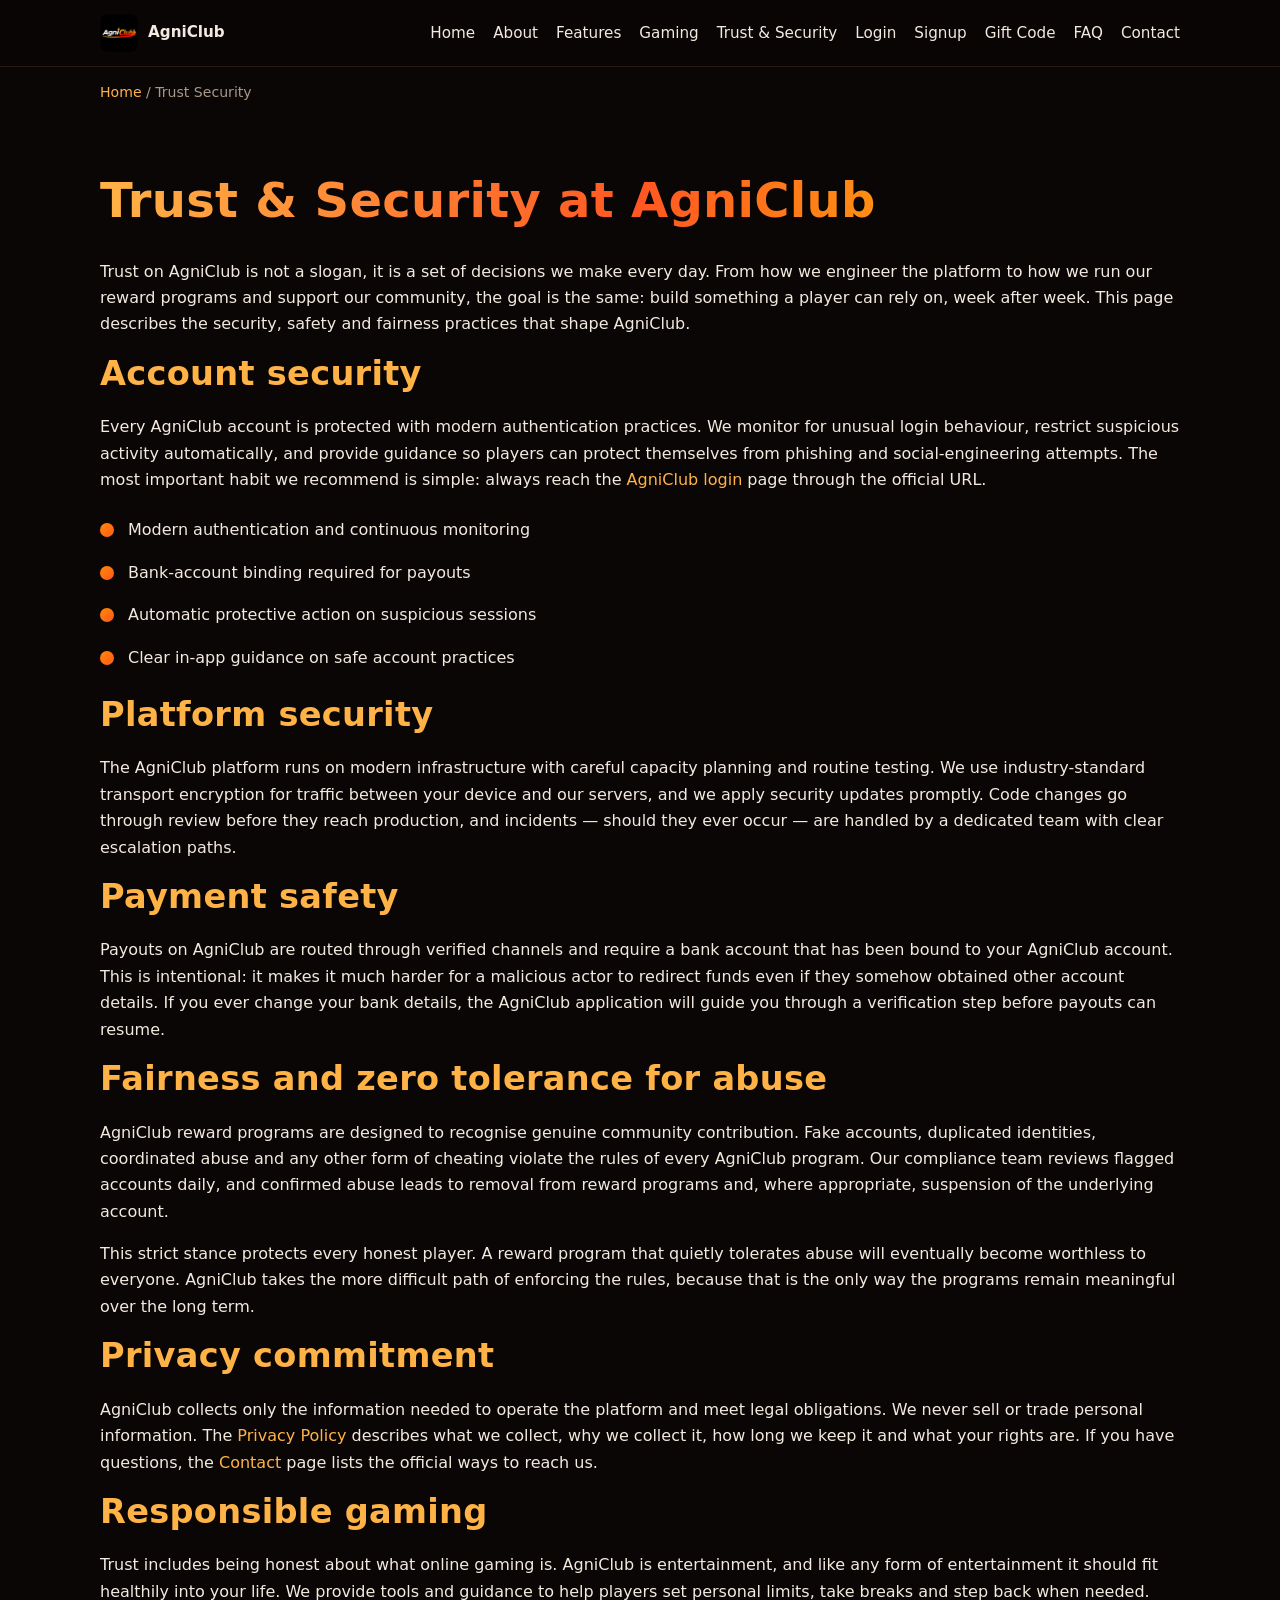
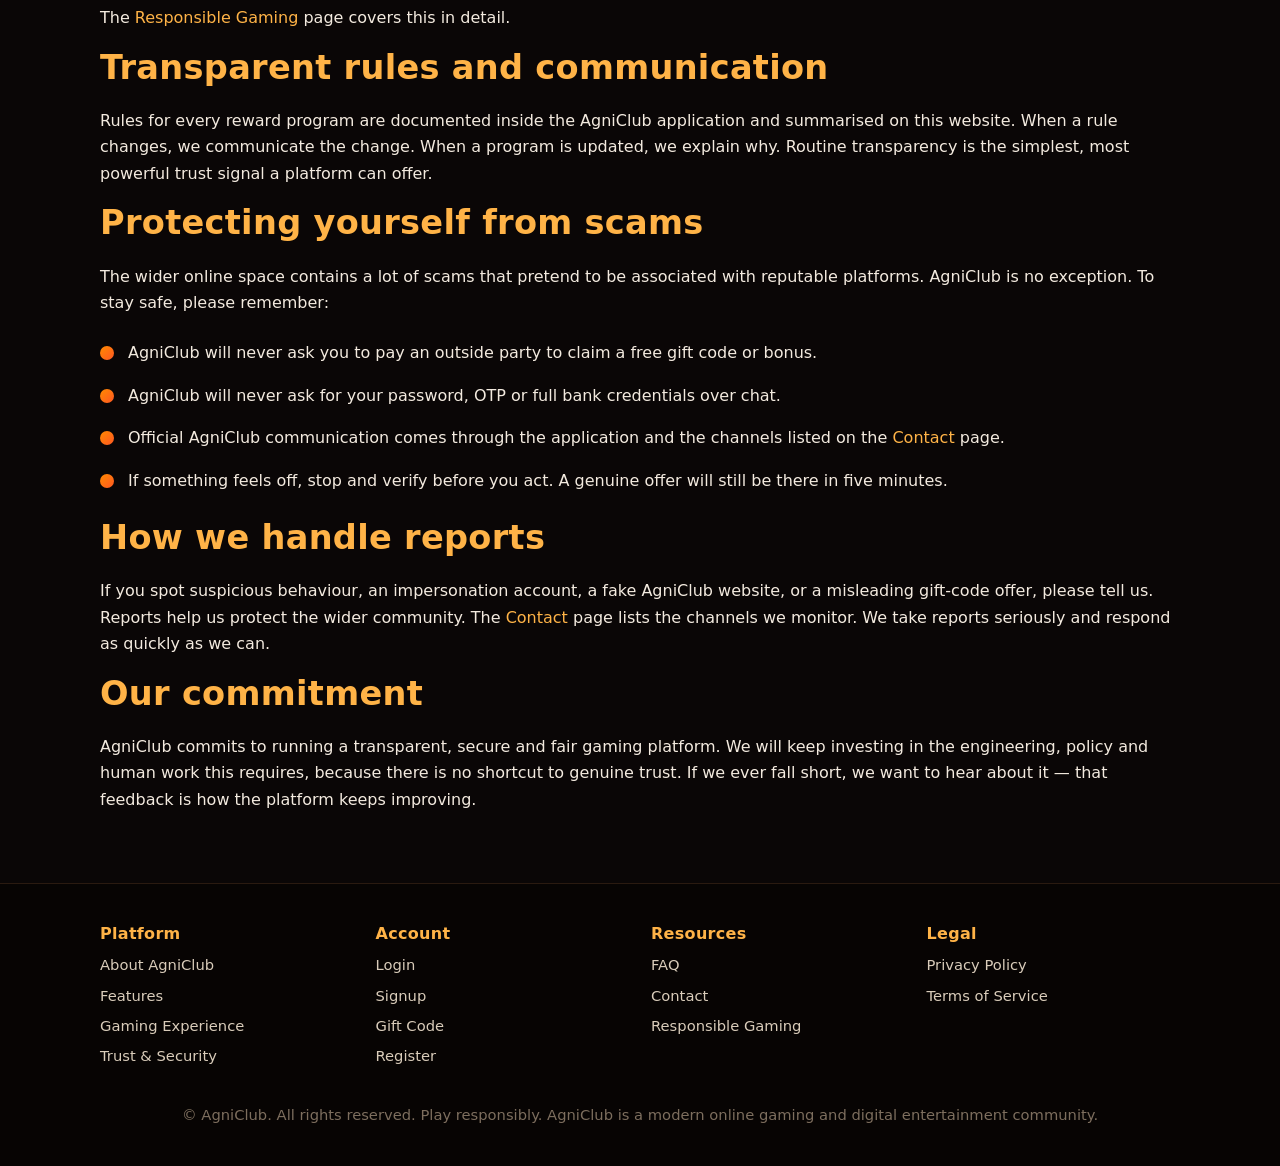
<file: trust-security.html>
<!doctype html>
<html lang="en">
<head>
<meta charset="utf-8">
<meta name="viewport" content="width=device-width,initial-scale=1">
<title>Trust & Security — AgniClub Online Gaming Platform</title>
<meta name="description" content="How AgniClub keeps players safe: account security, platform security, payout safety, fair play, privacy commitment and responsible gaming on a modern online gaming platform.">
<meta name="keywords" content="agniclub, agniclub login, agniclub signup, agniclub register, agniclub giftcode, agniclub free giftcode, online gaming platform, gaming community">
<meta name="author" content="AgniClub">
<meta name="robots" content="index,follow,max-image-preview:large">
<meta name="theme-color" content="#ff5722">
<link rel="canonical" href="https://agniclub.games/trust-security.html">
<link rel="icon" type="image/svg+xml" href="/assets/favicon.svg">
<link rel="preload" as="style" href="/assets/style.css">
<link rel="stylesheet" href="/assets/style.css">
<meta property="og:type" content="website">
<meta property="og:site_name" content="AgniClub">
<meta property="og:title" content="Trust & Security — AgniClub Online Gaming Platform">
<meta property="og:description" content="How AgniClub keeps players safe: account security, platform security, payout safety, fair play, privacy commitment and responsible gaming on a modern online gaming platform.">
<meta property="og:url" content="https://agniclub.games/trust-security.html">
<meta property="og:image" content="https://agniclub.games/assets/agniclub-logo.webp">
<meta name="twitter:card" content="summary_large_image">
<meta name="twitter:title" content="Trust & Security — AgniClub Online Gaming Platform">
<meta name="twitter:description" content="How AgniClub keeps players safe: account security, platform security, payout safety, fair play, privacy commitment and responsible gaming on a modern online gaming platform.">
<meta name="twitter:image" content="https://agniclub.games/assets/agniclub-logo.webp">
<script type="application/ld+json">{"@context":"https://schema.org","@type":"Organization","name":"AgniClub","url":"https://agniclub.games","logo":"https://agniclub.games/assets/agniclub-logo.webp","sameAs":["https://agniclub.games"],"description":"AgniClub is a modern online gaming platform and digital entertainment community offering fast-paced skill-based gaming experiences."}</script>
<script type="application/ld+json">{"@context":"https://schema.org","@type":"WebSite","name":"AgniClub","url":"https://agniclub.games","potentialAction":{"@type":"SearchAction","target":"https://agniclub.games/?q={search_term_string}","query-input":"required name=search_term_string"}}</script>
<script type="application/ld+json">{"@context":"https://schema.org","@type":"WebPage","name":"Trust & Security \u2014 AgniClub Online Gaming Platform","url":"https://agniclub.games/trust-security.html","description":"How AgniClub keeps players safe: account security, platform security, payout safety, fair play, privacy commitment and responsible gaming on a modern online gaming platform.","isPartOf":{"@type":"WebSite","name":"AgniClub","url":"https://agniclub.games"},"publisher":{"@type":"Organization","name":"AgniClub","logo":{"@type":"ImageObject","url":"https://agniclub.games/assets/agniclub-logo.webp"}}}</script>
<script type="application/ld+json">{"@context":"https://schema.org","@type":"BreadcrumbList","itemListElement":[{"@type":"ListItem","position":1,"name":"Home","item":"https://agniclub.games/"},{"@type":"ListItem","position":2,"name":"Trust Security","item":"https://agniclub.games/trust-security.html"}]}</script>
</head>
<body>
<a class="skip" href="#main">Skip to main content</a>
<header class="site"><nav class="nav" aria-label="Primary">
  <a class="brand" href="/" aria-label="AgniClub home"><img src="/assets/agniclub-logo.webp" alt="AgniClub logo" width="38" height="38" loading="eager" decoding="async"><span>AgniClub</span></a>
  <button class="menu-toggle" aria-label="Toggle menu" aria-expanded="false">Menu</button>
  <ul><li><a href="/">Home</a></li>
<li><a href="/about.html">About</a></li>
<li><a href="/features.html">Features</a></li>
<li><a href="/gaming.html">Gaming</a></li>
<li><a href="/trust-security.html">Trust & Security</a></li>
<li><a href="/login.html">Login</a></li>
<li><a href="/signup.html">Signup</a></li>
<li><a href="/giftcode.html">Gift Code</a></li>
<li><a href="/faq.html">FAQ</a></li>
<li><a href="/contact.html">Contact</a></li></ul>
</nav></header>
<div class="container"><nav class="crumbs" aria-label="Breadcrumb"><a href="/">Home</a> / <span>Trust Security</span></nav></div>
<main id="main">

<section><div class="container">
  <h1>Trust &amp; Security at AgniClub</h1>
  <p>Trust on AgniClub is not a slogan, it is a set of decisions we make every day. From how we engineer the platform to how we run our reward programs and support our community, the goal is the same: build something a player can rely on, week after week. This page describes the security, safety and fairness practices that shape AgniClub.</p>

  <h2>Account security</h2>
  <p>Every AgniClub account is protected with modern authentication practices. We monitor for unusual login behaviour, restrict suspicious activity automatically, and provide guidance so players can protect themselves from phishing and social-engineering attempts. The most important habit we recommend is simple: always reach the <a href="/login.html">AgniClub login</a> page through the official URL.</p>
  <ul class="checks">
    <li>Modern authentication and continuous monitoring</li>
    <li>Bank-account binding required for payouts</li>
    <li>Automatic protective action on suspicious sessions</li>
    <li>Clear in-app guidance on safe account practices</li>
  </ul>

  <h2>Platform security</h2>
  <p>The AgniClub platform runs on modern infrastructure with careful capacity planning and routine testing. We use industry-standard transport encryption for traffic between your device and our servers, and we apply security updates promptly. Code changes go through review before they reach production, and incidents — should they ever occur — are handled by a dedicated team with clear escalation paths.</p>

  <h2>Payment safety</h2>
  <p>Payouts on AgniClub are routed through verified channels and require a bank account that has been bound to your AgniClub account. This is intentional: it makes it much harder for a malicious actor to redirect funds even if they somehow obtained other account details. If you ever change your bank details, the AgniClub application will guide you through a verification step before payouts can resume.</p>

  <h2>Fairness and zero tolerance for abuse</h2>
  <p>AgniClub reward programs are designed to recognise genuine community contribution. Fake accounts, duplicated identities, coordinated abuse and any other form of cheating violate the rules of every AgniClub program. Our compliance team reviews flagged accounts daily, and confirmed abuse leads to removal from reward programs and, where appropriate, suspension of the underlying account.</p>
  <p>This strict stance protects every honest player. A reward program that quietly tolerates abuse will eventually become worthless to everyone. AgniClub takes the more difficult path of enforcing the rules, because that is the only way the programs remain meaningful over the long term.</p>

  <h2>Privacy commitment</h2>
  <p>AgniClub collects only the information needed to operate the platform and meet legal obligations. We never sell or trade personal information. The <a href="/privacy.html">Privacy Policy</a> describes what we collect, why we collect it, how long we keep it and what your rights are. If you have questions, the <a href="/contact.html">Contact</a> page lists the official ways to reach us.</p>

  <h2>Responsible gaming</h2>
  <p>Trust includes being honest about what online gaming is. AgniClub is entertainment, and like any form of entertainment it should fit healthily into your life. We provide tools and guidance to help players set personal limits, take breaks and step back when needed. The <a href="/responsible-gaming.html">Responsible Gaming</a> page covers this in detail.</p>

  <h2>Transparent rules and communication</h2>
  <p>Rules for every reward program are documented inside the AgniClub application and summarised on this website. When a rule changes, we communicate the change. When a program is updated, we explain why. Routine transparency is the simplest, most powerful trust signal a platform can offer.</p>

  <h2>Protecting yourself from scams</h2>
  <p>The wider online space contains a lot of scams that pretend to be associated with reputable platforms. AgniClub is no exception. To stay safe, please remember:</p>
  <ul class="checks">
    <li>AgniClub will never ask you to pay an outside party to claim a free gift code or bonus.</li>
    <li>AgniClub will never ask for your password, OTP or full bank credentials over chat.</li>
    <li>Official AgniClub communication comes through the application and the channels listed on the <a href="/contact.html">Contact</a> page.</li>
    <li>If something feels off, stop and verify before you act. A genuine offer will still be there in five minutes.</li>
  </ul>

  <h2>How we handle reports</h2>
  <p>If you spot suspicious behaviour, an impersonation account, a fake AgniClub website, or a misleading gift-code offer, please tell us. Reports help us protect the wider community. The <a href="/contact.html">Contact</a> page lists the channels we monitor. We take reports seriously and respond as quickly as we can.</p>

  <h2>Our commitment</h2>
  <p>AgniClub commits to running a transparent, secure and fair gaming platform. We will keep investing in the engineering, policy and human work this requires, because there is no shortcut to genuine trust. If we ever fall short, we want to hear about it — that feedback is how the platform keeps improving.</p>
</div></section>

</main>
<footer class="site"><div class="container">
  <div class="grid"><div><h3 style="color:#ffb347;font-size:1rem;margin:0 0 10px">Platform</h3><ul style="list-style:none;padding:0;margin:0"><li style="margin:6px 0"><a href="/about.html">About AgniClub</a></li><li style="margin:6px 0"><a href="/features.html">Features</a></li><li style="margin:6px 0"><a href="/gaming.html">Gaming Experience</a></li><li style="margin:6px 0"><a href="/trust-security.html">Trust & Security</a></li></ul></div><div><h3 style="color:#ffb347;font-size:1rem;margin:0 0 10px">Account</h3><ul style="list-style:none;padding:0;margin:0"><li style="margin:6px 0"><a href="/login.html">Login</a></li><li style="margin:6px 0"><a href="/signup.html">Signup</a></li><li style="margin:6px 0"><a href="/giftcode.html">Gift Code</a></li><li style="margin:6px 0"><a href="/register.html">Register</a></li></ul></div><div><h3 style="color:#ffb347;font-size:1rem;margin:0 0 10px">Resources</h3><ul style="list-style:none;padding:0;margin:0"><li style="margin:6px 0"><a href="/faq.html">FAQ</a></li><li style="margin:6px 0"><a href="/contact.html">Contact</a></li><li style="margin:6px 0"><a href="/responsible-gaming.html">Responsible Gaming</a></li></ul></div><div><h3 style="color:#ffb347;font-size:1rem;margin:0 0 10px">Legal</h3><ul style="list-style:none;padding:0;margin:0"><li style="margin:6px 0"><a href="/privacy.html">Privacy Policy</a></li><li style="margin:6px 0"><a href="/terms.html">Terms of Service</a></li></ul></div></div>
  <p style="margin-top:28px;text-align:center;color:#7d6e5e">© AgniClub. All rights reserved. Play responsibly. AgniClub is a modern online gaming and digital entertainment community.</p>
</div></footer>
<script src="/assets/main.js" defer></script>
</body></html>
</file>
<file: assets/style.css>
/* AgniClub - lightweight stylesheet */
*,*::before,*::after{box-sizing:border-box}
html{-webkit-text-size-adjust:100%;scroll-behavior:smooth}
body{margin:0;font-family:system-ui,-apple-system,Segoe UI,Roboto,Arial,sans-serif;background:#0a0606;color:#f3eadf;line-height:1.65;font-size:16px}
img{max-width:100%;height:auto;display:block}
a{color:#ffb347;text-decoration:none}
a:hover,a:focus{color:#ffd47a;text-decoration:underline}
h1,h2,h3,h4{font-weight:800;line-height:1.2;margin:0 0 .6em;color:#fff;letter-spacing:.3px}
h1{font-size:clamp(1.9rem,4.5vw,3rem);background:linear-gradient(90deg,#ffb347,#ff5722,#ffd700);-webkit-background-clip:text;background-clip:text;color:transparent}
h2{font-size:clamp(1.5rem,3vw,2.1rem);color:#ffb347}
h3{font-size:1.2rem;color:#ffd47a}
p{margin:0 0 1em}
.container{width:100%;max-width:1120px;margin:0 auto;padding:0 20px}
header.site{position:sticky;top:0;z-index:50;background:rgba(10,6,6,.92);backdrop-filter:blur(8px);border-bottom:1px solid #2a1a10}
.nav{display:flex;align-items:center;justify-content:space-between;padding:14px 20px;max-width:1120px;margin:0 auto;gap:16px}
.brand{display:flex;align-items:center;gap:10px;font-weight:800;color:#fff;font-size:1.1rem}
.brand img{width:38px;height:38px;border-radius:8px}
.nav ul{display:flex;gap:18px;list-style:none;padding:0;margin:0;flex-wrap:wrap}
.nav a{color:#f3eadf;font-size:.95rem}
.btn{display:inline-block;padding:11px 22px;border-radius:8px;font-weight:700;background:linear-gradient(90deg,#ff5722,#ff8a00);color:#fff;border:0;cursor:pointer;transition:transform .15s ease}
.btn:hover{transform:translateY(-1px);color:#fff;text-decoration:none}
.btn.ghost{background:transparent;border:1px solid #ff8a00;color:#ffb347}
.hero{padding:64px 0 56px;background:radial-gradient(ellipse at top,#2a0d05 0%,#0a0606 70%)}
.hero p.lede{font-size:1.15rem;color:#d9ccba;max-width:760px}
.grid{display:grid;gap:22px}
.grid.cols-3{grid-template-columns:repeat(auto-fit,minmax(260px,1fr))}
.grid.cols-2{grid-template-columns:repeat(auto-fit,minmax(300px,1fr))}
.card{background:linear-gradient(160deg,#160a07,#1f0e08);border:1px solid #3a1d10;border-radius:14px;padding:22px}
.card h3{margin-top:0}
section{padding:54px 0;border-top:1px solid #1a0d08}
section:first-of-type{border-top:0}
.section-dark{background:#08-0504}
.muted{color:#bba999}
.kbd{display:inline-block;padding:2px 8px;border-radius:6px;background:#2a1a10;color:#ffd47a;font-size:.85em}
ul.checks{list-style:none;padding:0;margin:0 0 1em}
ul.checks li{padding:8px 0 8px 28px;position:relative}
ul.checks li::before{content:"";position:absolute;left:0;top:14px;width:14px;height:14px;border-radius:50%;background:linear-gradient(135deg,#ff8a00,#ff5722)}
.cta{background:linear-gradient(135deg,#1a0904,#341308);text-align:center;padding:48px 20px;border-radius:16px;margin:36px 0}
.cta h2{margin-top:0}
footer.site{background:#070403;padding:40px 0 24px;border-top:1px solid #2a1a10;color:#a89888;font-size:.92rem}
footer.site .grid{grid-template-columns:repeat(auto-fit,minmax(180px,1fr))}
footer a{color:#d9ccba}
.crumbs{font-size:.88rem;color:#a89888;padding:14px 0}
.crumbs a{color:#ffb347}
table{width:100%;border-collapse:collapse;margin:14px 0;font-size:.95rem}
th,td{border:1px solid #3a1d10;padding:10px;text-align:left}
th{background:#1f0e08;color:#ffd47a}
details{background:#160a07;border:1px solid #3a1d10;border-radius:10px;padding:14px 18px;margin:10px 0}
summary{cursor:pointer;font-weight:700;color:#ffd47a}
.tag{display:inline-block;padding:3px 10px;border-radius:999px;background:#2a1a10;color:#ffb347;font-size:.78rem;margin-right:6px}
.imgwrap{border-radius:14px;overflow:hidden;border:1px solid #3a1d10;background:#0e0604}
@media(max-width:720px){.nav ul{display:none}.nav .menu-toggle{display:inline-flex}}
.menu-toggle{display:none;background:none;border:1px solid #3a1d10;color:#ffb347;border-radius:6px;padding:6px 10px}
.nav.open ul{display:flex;flex-basis:100%;flex-direction:column;gap:8px;padding-top:10px}
.skip{position:absolute;left:-9999px}
.skip:focus{left:10px;top:10px;background:#ff5722;color:#fff;padding:8px 12px;border-radius:6px;z-index:99}
</file>
